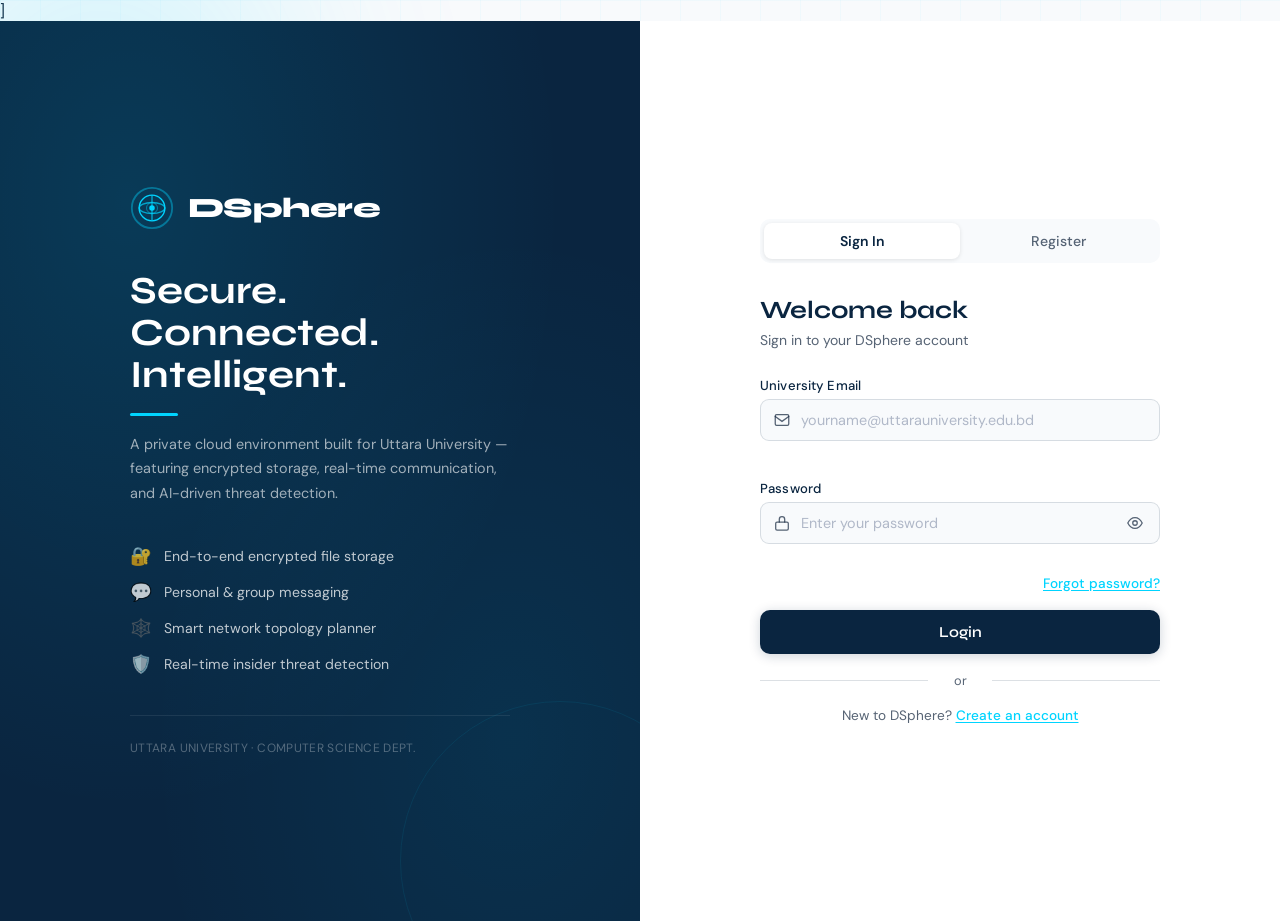
<file: DSphere final/DSphere/frontend/pages/index.html>
<!DOCTYPE html>
<html lang="en">
<head>
  <meta charset="UTF-8" />
  <meta name="viewport" content="width=device-width, initial-scale=1.0" />
  <title>DSphere — Secure University Cloud</title>
  <link rel="preconnect" href="https://fonts.googleapis.com" />
  <link rel="preconnect" href="https://fonts.gstatic.com" crossorigin />
  <link href="https://fonts.googleapis.com/css2?family=Syne:wght@400;600;700;800&family=DM+Sans:ital,wght@0,300;0,400;0,500;1,300&display=swap" rel="stylesheet" />
<style>
  /* ============================================================
   DSphere — auth.css
   Login / Registration page styles
   User Panel palette: #F8F9FA bg | #0A2540 navy | #00D4FF cyan
   ============================================================ */

*, *::before, *::after { box-sizing: border-box; margin: 0; padding: 0; }

html {
  font-size: 16px;
  -webkit-font-smoothing: antialiased;
}

body {
  font-family: 'DM Sans', sans-serif;
  background: var(--up-bg);
  color: var(--up-text);
  min-height: 100vh;
  overflow-x: hidden;
  position: relative;
}

/* ── BACKGROUND DECORATION ── */
.bg-orb {
  position: fixed;
  border-radius: 50%;
  pointer-events: none;
  z-index: 0;
  filter: blur(80px);
  opacity: 0.18;
}
.bg-orb--1 {
  width: 600px; height: 600px;
  background: radial-gradient(circle, #00D4FF, transparent 70%);
  top: -200px; left: -200px;
  animation: drift 18s ease-in-out infinite alternate;
}
.bg-orb--2 {
  width: 500px; height: 500px;
  background: radial-gradient(circle, #0A2540, transparent 70%);
  bottom: -150px; right: -100px;
  animation: drift 22s ease-in-out infinite alternate-reverse;
}
@keyframes drift {
  from { transform: translate(0, 0) scale(1); }
  to   { transform: translate(40px, 30px) scale(1.05); }
}

.bg-grid {
  position: fixed; inset: 0; z-index: 0; pointer-events: none;
  background-image:
    linear-gradient(rgba(0,212,255,.035) 1px, transparent 1px),
    linear-gradient(90deg, rgba(0,212,255,.035) 1px, transparent 1px);
  background-size: 40px 40px;
}

/* ── LAYOUT SHELL ── */
.auth-shell {
  position: relative; z-index: 1;
  display: grid;
  grid-template-columns: 1fr 1fr;
  min-height: 100vh;
}

/* ── BRAND PANEL (left) ── */
.brand-panel {
  background: var(--up-primary);
  display: flex; align-items: center; justify-content: center;
  padding: 48px 52px;
  position: relative; overflow: hidden;
}
.brand-panel::before {
  content: '';
  position: absolute; inset: 0;
  background:
    radial-gradient(ellipse at 20% 20%, rgba(0,212,255,.12) 0%, transparent 60%),
    radial-gradient(ellipse at 80% 80%, rgba(0,212,255,.07) 0%, transparent 50%);
  pointer-events: none;
}
.brand-panel::after {
  content: '';
  position: absolute;
  width: 320px; height: 320px;
  border: 1px solid rgba(0,212,255,.08);
  border-radius: 50%;
  bottom: -100px; right: -80px;
}

.brand-panel__inner {
  position: relative; z-index: 1;
  max-width: 380px;
  display: flex; flex-direction: column; gap: 40px;
}

/* Logo */
.brand-logo {
  display: flex; align-items: center; gap: 14px;
}
.brand-logo__icon {
  width: 44px; height: 44px;
  animation: rotate-slow 20s linear infinite;
}
@keyframes rotate-slow {
  from { transform: rotate(0deg); }
  to   { transform: rotate(360deg); }
}
.brand-logo__wordmark {
  font-family: 'Syne', sans-serif;
  font-weight: 800;
  font-size: 1.75rem;
  letter-spacing: -0.02em;
  color: #ffffff;
}

/* Tagline */
.brand-tagline__headline {
  font-family: 'Syne', sans-serif;
  font-weight: 700;
  font-size: 2.4rem;
  line-height: 1.1;
  color: #ffffff;
  margin-bottom: 16px;
}
.brand-tagline__headline::after {
  content: '';
  display: block;
  width: 48px; height: 3px;
  background: var(--up-accent);
  border-radius: 2px;
  margin-top: 16px;
}
.brand-tagline__sub {
  font-size: 0.9rem;
  line-height: 1.7;
  color: rgba(255,255,255,.62);
}

/* Feature list */
.brand-features {
  list-style: none;
  display: flex; flex-direction: column; gap: 14px;
}
.brand-features__item {
  display: flex; align-items: center; gap: 12px;
  font-size: 0.88rem;
  color: rgba(255,255,255,.75);
}
.brand-features__icon { font-size: 1.1rem; }

.brand-uni {
  font-size: 0.75rem;
  color: rgba(255,255,255,.3);
  letter-spacing: 0.03em;
  text-transform: uppercase;
  border-top: 1px solid rgba(255,255,255,.08);
  padding-top: 24px;
}

/* ── AUTH PANEL (right) ── */
.auth-panel {
  display: flex; flex-direction: column;
  align-items: center; justify-content: center;
  padding: 40px 32px;
  background: var(--up-surface);
  position: relative;
}

/* ── TABS ── */
.auth-tabs {
  display: flex;
  background: var(--up-bg);
  border-radius: 10px;
  padding: 4px;
  position: relative;
  width: 100%; max-width: 400px;
  margin-bottom: 32px;
}
.auth-tabs__btn {
  flex: 1;
  background: transparent;
  border: none; cursor: pointer;
  font-family: 'DM Sans', sans-serif;
  font-size: 0.88rem;
  font-weight: 500;
  color: var(--up-muted);
  padding: 9px 0;
  border-radius: 8px;
  position: relative; z-index: 1;
  transition: color 0.2s;
}
.auth-tabs__btn--active { color: var(--up-primary); font-weight: 600; }
.auth-tabs__indicator {
  position: absolute;
  top: 4px; bottom: 4px;
  width: calc(50% - 4px);
  background: #fff;
  border-radius: 8px;
  box-shadow: 0 1px 4px rgba(0,0,0,.1);
  transition: transform 0.25s cubic-bezier(.4,0,.2,1);
  left: 4px;
}
.auth-tabs__indicator[data-tab="register"] {
  transform: translateX(calc(100% + 0px));
}

/* ── FORM WRAP ── */
.auth-form-wrap {
  width: 100%; max-width: 400px;
  animation: fade-up 0.3s ease;
}
@keyframes fade-up {
  from { opacity: 0; transform: translateY(12px); }
  to   { opacity: 1; transform: translateY(0); }
}

.form-header { margin-bottom: 28px; }
.form-header__title {
  font-family: 'Syne', sans-serif;
  font-size: 1.55rem; font-weight: 700;
  color: var(--up-primary);
  margin-bottom: 6px;
}
.form-header__sub { font-size: 0.875rem; color: var(--up-muted); }

/* ── FIELD GROUP ── */
.auth-form { display: flex; flex-direction: column; gap: 18px; }

.field-group { display: flex; flex-direction: column; gap: 5px; }
.field-label {
  font-size: 0.82rem; font-weight: 500;
  color: var(--up-primary); letter-spacing: 0.01em;
}
.field-input-wrap {
  position: relative;
  display: flex; align-items: center;
}
.field-icon {
  position: absolute; left: 13px;
  width: 18px; height: 18px; color: var(--up-muted);
  display: flex; align-items: center;
  pointer-events: none;
}
.field-icon svg { width: 100%; height: 100%; }

.field-input {
  width: 100%;
  padding: 11px 14px 11px 40px;
  border: 1.5px solid var(--up-border);
  border-radius: 9px;
  font-family: 'DM Sans', sans-serif;
  font-size: 0.9rem;
  color: var(--up-text);
  background: var(--up-bg);
  outline: none;
  transition: border-color 0.2s, box-shadow 0.2s;
}
.field-input--pw { padding-right: 44px; }
.field-input:focus {
  border-color: var(--up-accent);
  box-shadow: 0 0 0 3px rgba(0,212,255,.14);
  background: #fff;
}
.field-input.is-invalid {
  border-color: var(--up-error);
  box-shadow: 0 0 0 3px rgba(229,57,53,.1);
}
.field-input.is-valid {
  border-color: var(--up-success);
}
.field-input::placeholder { color: #b0b8c8; }

/* eye toggle */
.pw-toggle {
  position: absolute; right: 12px;
  background: none; border: none; cursor: pointer;
  color: var(--up-muted);
  padding: 4px;
  display: flex; align-items: center;
  border-radius: 4px;
  transition: color 0.15s;
}
.pw-toggle:hover { color: var(--up-primary); }
.eye-icon { width: 18px; height: 18px; }

/* field badge (email domain check) */
.field-badge {
  position: absolute; right: 12px;
  width: 18px; height: 18px;
  font-size: 0.8rem;
}

.field-hint  { font-size: 0.75rem; color: var(--up-muted); }
.field-error { font-size: 0.75rem; color: var(--up-error); min-height: 16px; }

/* ── PASSWORD STRENGTH ── */
.pw-strength { display: flex; align-items: center; gap: 10px; margin-top: 2px; }
.pw-strength__bar {
  flex: 1; height: 5px;
  background: var(--up-border);
  border-radius: 999px; overflow: hidden;
}
.pw-strength__fill {
  height: 100%; border-radius: 999px;
  width: 0%;
  transition: width 0.35s ease, background 0.35s ease;
}
.pw-strength__label { font-size: 0.72rem; color: var(--up-muted); white-space: nowrap; }

/* Strength states */
.pw-strength[data-level="1"] .pw-strength__fill { width: 25%; background: var(--pw-weak); }
.pw-strength[data-level="2"] .pw-strength__fill { width: 50%; background: var(--pw-fair); }
.pw-strength[data-level="3"] .pw-strength__fill { width: 75%; background: var(--pw-good); }
.pw-strength[data-level="4"] .pw-strength__fill { width: 100%; background: var(--pw-strong); }
.pw-strength[data-level="1"] .pw-strength__label { color: var(--pw-weak); }
.pw-strength[data-level="2"] .pw-strength__label { color: var(--pw-fair); }
.pw-strength[data-level="3"] .pw-strength__label { color: var(--pw-good); }
.pw-strength[data-level="4"] .pw-strength__label { color: var(--pw-strong); }

/* Password rules checklist */
.pw-rules { list-style: none; display: flex; flex-direction: column; gap: 4px; margin-top: 6px; }
.pw-rule {
  display: flex; align-items: center; gap: 7px;
  font-size: 0.75rem; color: var(--up-muted);
  transition: color 0.2s;
}
.pw-rule__dot {
  width: 6px; height: 6px; border-radius: 50%;
  background: var(--up-border);
  flex-shrink: 0;
  transition: background 0.2s;
}
.pw-rule[data-ok="true"] { color: var(--up-success); }
.pw-rule[data-ok="true"] .pw-rule__dot { background: var(--up-success); }

/* ── EXTRAS ── */
.form-extras {
  display: flex; justify-content: flex-end;
  margin-top: -8px;
}
.link-btn {
  background: none; border: none; cursor: pointer;
  font-family: 'DM Sans', sans-serif;
  font-size: 0.85rem; font-weight: 500;
  color: var(--up-accent);
  padding: 0;
  text-decoration: underline; text-underline-offset: 2px;
  transition: color 0.15s;
}
.link-btn:hover { color: var(--up-primary); }
.link-btn:disabled { color: var(--up-muted); cursor: not-allowed; text-decoration: none; }

/* ── PRIMARY BUTTON ── */
.btn-primary {
  width: 100%;
  padding: 13px;
  background: var(--up-primary);
  color: #fff;
  border: none; border-radius: 10px;
  font-family: 'Syne', sans-serif;
  font-size: 0.95rem; font-weight: 600;
  cursor: pointer;
  display: flex; align-items: center; justify-content: center; gap: 10px;
  position: relative; overflow: hidden;
  transition: background 0.2s, transform 0.1s, box-shadow 0.2s;
  box-shadow: 0 2px 12px rgba(10,37,64,.2);
}
.btn-primary::before {
  content: '';
  position: absolute; inset: 0;
  background: linear-gradient(135deg, rgba(0,212,255,.18) 0%, transparent 60%);
  opacity: 0;
  transition: opacity 0.2s;
}
.btn-primary:hover::before { opacity: 1; }
.btn-primary:hover { background: #0d2f52; box-shadow: 0 4px 20px rgba(10,37,64,.3); }
.btn-primary:active { transform: scale(0.98); }
.btn-primary:disabled { background: var(--up-muted); cursor: not-allowed; box-shadow: none; }

/* spinner */
.btn-primary__spinner {
  display: none;
  width: 16px; height: 16px;
  border: 2px solid rgba(255,255,255,.35);
  border-top-color: #fff;
  border-radius: 50%;
  animation: spin 0.7s linear infinite;
}
.btn-primary.is-loading .btn-primary__text { opacity: 0.6; }
.btn-primary.is-loading .btn-primary__spinner { display: block; }
@keyframes spin { to { transform: rotate(360deg); } }

/* ── DIVIDER ── */
.form-divider {
  position: relative; text-align: center;
  color: var(--up-muted); font-size: 0.8rem;
}
.form-divider::before, .form-divider::after {
  content: '';
  position: absolute; top: 50%;
  width: 42%; height: 1px;
  background: var(--up-border);
}
.form-divider::before { left: 0; }
.form-divider::after  { right: 0; }
.form-divider span { background: var(--up-surface); padding: 0 10px; }

.form-switch-hint { font-size: 0.85rem; color: var(--up-muted); text-align: center; }

/* ── OTP INPUTS ── */
.otp-input-row {
  display: flex; gap: 10px; justify-content: center;
  margin-bottom: 8px;
}
.otp-digit {
  width: 52px; height: 58px;
  text-align: center;
  font-family: 'Syne', sans-serif;
  font-size: 1.5rem; font-weight: 700;
  color: var(--up-primary);
  border: 1.5px solid var(--up-border);
  border-radius: 10px;
  background: var(--up-bg);
  outline: none;
  transition: border-color 0.2s, box-shadow 0.2s;
  caret-color: transparent;
}
.otp-digit:focus {
  border-color: var(--up-accent);
  box-shadow: 0 0 0 3px rgba(0,212,255,.14);
  background: #fff;
}
.otp-digit.filled { background: var(--up-primary); color: #fff; border-color: var(--up-primary); }
.otp-error { display: block; text-align: center; margin-bottom: 4px; }

.otp-timer {
  display: flex; align-items: center; justify-content: center; gap: 8px;
  font-size: 0.82rem; color: var(--up-muted);
  margin-bottom: 4px;
}

/* ── TOAST ── */
.toast {
  position: fixed; bottom: 28px; left: 50%;
  transform: translateX(-50%) translateY(20px);
  background: var(--up-primary);
  color: #fff;
  font-size: 0.875rem;
  padding: 12px 24px;
  border-radius: 10px;
  box-shadow: 0 8px 32px rgba(0,0,0,.18);
  opacity: 0; pointer-events: none;
  transition: opacity 0.3s, transform 0.3s;
  white-space: nowrap;
  z-index: 1000;
}
.toast.toast--show { opacity: 1; transform: translateX(-50%) translateY(0); pointer-events: auto; }
.toast.toast--success { border-left: 4px solid #2E7D32; }
.toast.toast--error   { border-left: 4px solid var(--up-error); }

/* ── RESPONSIVE ── */
@media (max-width: 860px) {
  .auth-shell { grid-template-columns: 1fr; }
  .brand-panel { display: none; }
  .auth-panel { padding: 36px 20px; }
}
@media (max-width: 420px) {
  .otp-digit { width: 42px; height: 50px; font-size: 1.2rem; }
  .form-header__title { font-size: 1.3rem; }
}

 :root {
  --up-bg: #f8fafc;
  --up-surface: #ffffff;
  --up-primary: #0a2540;
  --up-accent: #00d4ff;
  --up-text: #15273f;
  --up-muted: rgba(21, 39, 63, 0.72);
  --up-border: rgba(10, 37, 64, 0.14);
  --up-success: #22c55e;
  --up-error: #e53935;
  --pw-weak: #fb7185;
  --pw-fair: #fbbf24;
  --pw-good: #38bdf8;
  --pw-strong: #22c55e;
} 
</style>
</head>
<body>
]
  <!-- ░░ BACKGROUND GEOMETRY ░░ -->
  <div class="bg-orb bg-orb--1" aria-hidden="true"></div>
  <div class="bg-orb bg-orb--2" aria-hidden="true"></div>
  <div class="bg-grid" aria-hidden="true"></div>

  <div class="auth-shell">

    <!-- ── LEFT BRAND PANEL ── -->
    <aside class="brand-panel" aria-label="DSphere branding">
      <div class="brand-panel__inner">
        <div class="brand-logo">
          <svg class="brand-logo__icon" viewBox="0 0 48 48" fill="none" xmlns="http://www.w3.org/2000/svg" aria-hidden="true">
            <circle cx="24" cy="24" r="22" stroke="#00D4FF" stroke-width="2" opacity="0.4"/>
            <circle cx="24" cy="24" r="14" stroke="#00D4FF" stroke-width="1.5"/>
            <ellipse cx="24" cy="24" rx="14" ry="6" stroke="#00D4FF" stroke-width="1.5" opacity="0.7"/>
            <line x1="24" y1="10" x2="24" y2="38" stroke="#00D4FF" stroke-width="1.5" opacity="0.7"/>
            <circle cx="24" cy="24" r="3" fill="#00D4FF"/>
            <circle cx="24" cy="24" r="6" stroke="#00D4FF" stroke-width="1" opacity="0.5"/>
          </svg>
          <span class="brand-logo__wordmark">DSphere</span>
        </div>

        <div class="brand-tagline">
          <h1 class="brand-tagline__headline">Secure.<br/>Connected.<br/>Intelligent.</h1>
          <p class="brand-tagline__sub">A private cloud environment built for Uttara University — featuring encrypted storage, real-time communication, and AI-driven threat detection.</p>
        </div>

        <ul class="brand-features" aria-label="Key features">
          <li class="brand-features__item">
            <span class="brand-features__icon" aria-hidden="true">🔐</span>
            <span>End-to-end encrypted file storage</span>
          </li>
          <li class="brand-features__item">
            <span class="brand-features__icon" aria-hidden="true">💬</span>
            <span>Personal &amp; group messaging</span>
          </li>
          <li class="brand-features__item">
            <span class="brand-features__icon" aria-hidden="true">🕸️</span>
            <span>Smart network topology planner</span>
          </li>
          <li class="brand-features__item">
            <span class="brand-features__icon" aria-hidden="true">🛡️</span>
            <span>Real-time insider threat detection</span>
          </li>
        </ul>

        <p class="brand-uni">Uttara University · Computer Science Dept.</p>
      </div>
    </aside>

    <!-- ── RIGHT AUTH PANEL ── -->
    <main class="auth-panel" id="auth-panel">

      <!-- TAB SWITCHER -->
      <div class="auth-tabs" role="tablist" aria-label="Authentication mode">
        <button class="auth-tabs__btn auth-tabs__btn--active" id="tab-login" role="tab" aria-selected="true" aria-controls="form-login" onclick="switchTab('login')">Sign In</button>
        <button class="auth-tabs__btn" id="tab-register" role="tab" aria-selected="false" aria-controls="form-register" onclick="switchTab('register')">Register</button>
        <div class="auth-tabs__indicator" id="tab-indicator" aria-hidden="true"></div>
      </div>

      <!-- ═══════════════════════════
           LOGIN FORM
      ═══════════════════════════ -->
      <section class="auth-form-wrap" id="form-login" role="tabpanel" aria-labelledby="tab-login">
        <div class="form-header">
          <h2 class="form-header__title">Welcome back</h2>
          <p class="form-header__sub">Sign in to your DSphere account</p>
        </div>

        <form class="auth-form" id="login-form" novalidate>

          <!-- Email -->
          <div class="field-group" id="login-email-group">
            <label class="field-label" for="login-email">University Email</label>
            <div class="field-input-wrap">
              <span class="field-icon" aria-hidden="true">
                <svg viewBox="0 0 20 20" fill="none"><path d="M2.5 5.5A1.5 1.5 0 014 4h12a1.5 1.5 0 011.5 1.5v9A1.5 1.5 0 0116 16H4a1.5 1.5 0 01-1.5-1.5v-9z" stroke="currentColor" stroke-width="1.4"/><path d="M2.5 6l7.5 5.5L17.5 6" stroke="currentColor" stroke-width="1.4" stroke-linecap="round"/></svg>
              </span>
              <input class="field-input" type="email" id="login-email" name="email" placeholder="yourname@uttarauniversity.edu.bd" autocomplete="email" required />
            </div>
            <span class="field-error" id="login-email-err" role="alert"></span>
          </div>

          <!-- Password -->
          <div class="field-group" id="login-pw-group">
            <label class="field-label" for="login-password">Password</label>
            <div class="field-input-wrap">
              <span class="field-icon" aria-hidden="true">
                <svg viewBox="0 0 20 20" fill="none"><rect x="3" y="9" width="14" height="9" rx="1.5" stroke="currentColor" stroke-width="1.4"/><path d="M7 9V6a3 3 0 016 0v3" stroke="currentColor" stroke-width="1.4" stroke-linecap="round"/></svg>
              </span>
              <input class="field-input field-input--pw" type="password" id="login-password" name="password" placeholder="Enter your password" autocomplete="current-password" required />
              <button type="button" class="pw-toggle" aria-label="Show password" onclick="togglePw('login-password', this)">
                <svg class="eye-icon eye-icon--show" viewBox="0 0 20 20" fill="none"><path d="M2 10s3-6 8-6 8 6 8 6-3 6-8 6-8-6-8-6z" stroke="currentColor" stroke-width="1.4"/><circle cx="10" cy="10" r="2.5" stroke="currentColor" stroke-width="1.4"/></svg>
                <svg class="eye-icon eye-icon--hide" viewBox="0 0 20 20" fill="none" style="display:none"><path d="M3 3l14 14M8.5 8.6A2.5 2.5 0 0012.4 12M6.3 6.4C4.5 7.5 3 10 3 10s3 6 7 6c1.4 0 2.7-.5 3.8-1.3M10 4c4 0 7 6 7 6a13 13 0 01-2 2.9" stroke="currentColor" stroke-width="1.4" stroke-linecap="round"/></svg>
              </button>
            </div>
            <span class="field-error" id="login-pw-err" role="alert"></span>
          </div>

          <!-- Forgot Password -->
          <div class="form-extras">
            <button type="button" class="link-btn" onclick="switchTab('forgot')">Forgot password?</button>
          </div>

          <!-- Submit -->
          <button type="submit" class="btn-primary" id="login-submit">
            <span class="btn-primary__text">Login</span>
            <span class="btn-primary__spinner" aria-hidden="true"></span>
          </button>

          <div class="form-divider" aria-hidden="true"><span>or</span></div>
          <p class="form-switch-hint">New to DSphere? <button type="button" class="link-btn" onclick="switchTab('register')">Create an account</button></p>
        </form>
      </section>

      <!-- ═══════════════════════════
           REGISTER FORM
      ═══════════════════════════ -->
      <section class="auth-form-wrap" id="form-register" role="tabpanel" aria-labelledby="tab-register" hidden>
        <div class="form-header">
          <h2 class="form-header__title">Create account</h2>
          <p class="form-header__sub">Join DSphere with your university email</p>
        </div>

        <form class="auth-form" id="register-form" novalidate>

          <!-- Full Name -->
          <div class="field-group" id="reg-name-group">
            <label class="field-label" for="reg-name">Full Name</label>
            <div class="field-input-wrap">
              <span class="field-icon" aria-hidden="true">
                <svg viewBox="0 0 20 20" fill="none"><circle cx="10" cy="7" r="3" stroke="currentColor" stroke-width="1.4"/><path d="M3 17c0-3.3 3.1-6 7-6s7 2.7 7 6" stroke="currentColor" stroke-width="1.4" stroke-linecap="round"/></svg>
              </span>
              <input class="field-input" type="text" id="reg-name" name="name" placeholder="Your full name" autocomplete="name" required />
            </div>
            <span class="field-error" id="reg-name-err" role="alert"></span>
          </div>

          <!-- Email -->
          <div class="field-group" id="reg-email-group">
            <label class="field-label" for="reg-email">University Email</label>
            <div class="field-input-wrap">
              <span class="field-icon" aria-hidden="true">
                <svg viewBox="0 0 20 20" fill="none"><path d="M2.5 5.5A1.5 1.5 0 014 4h12a1.5 1.5 0 011.5 1.5v9A1.5 1.5 0 0116 16H4a1.5 1.5 0 01-1.5-1.5v-9z" stroke="currentColor" stroke-width="1.4"/><path d="M2.5 6l7.5 5.5L17.5 6" stroke="currentColor" stroke-width="1.4" stroke-linecap="round"/></svg>
              </span>
              <input class="field-input" type="email" id="reg-email" name="email" placeholder="yourname@uttarauniversity.edu.bd" autocomplete="email" required />
              <span class="field-badge" id="reg-email-badge" aria-hidden="true"></span>
            </div>
            <span class="field-hint">Must end in @uttarauniversity.edu.bd or @uttarauniversity.ac.bd</span>
            <span class="field-error" id="reg-email-err" role="alert"></span>
          </div>

          <!-- Password -->
          <div class="field-group" id="reg-pw-group">
            <label class="field-label" for="reg-password">Password</label>
            <div class="field-input-wrap">
              <span class="field-icon" aria-hidden="true">
                <svg viewBox="0 0 20 20" fill="none"><rect x="3" y="9" width="14" height="9" rx="1.5" stroke="currentColor" stroke-width="1.4"/><path d="M7 9V6a3 3 0 016 0v3" stroke="currentColor" stroke-width="1.4" stroke-linecap="round"/></svg>
              </span>
              <input class="field-input field-input--pw" type="password" id="reg-password" name="password" placeholder="Create a strong password" autocomplete="new-password" required />
              <button type="button" class="pw-toggle" aria-label="Show password" onclick="togglePw('reg-password', this)">
                <svg class="eye-icon eye-icon--show" viewBox="0 0 20 20" fill="none"><path d="M2 10s3-6 8-6 8 6 8 6-3 6-8 6-8-6-8-6z" stroke="currentColor" stroke-width="1.4"/><circle cx="10" cy="10" r="2.5" stroke="currentColor" stroke-width="1.4"/></svg>
                <svg class="eye-icon eye-icon--hide" viewBox="0 0 20 20" fill="none" style="display:none"><path d="M3 3l14 14M8.5 8.6A2.5 2.5 0 0012.4 12M6.3 6.4C4.5 7.5 3 10 3 10s3 6 7 6c1.4 0 2.7-.5 3.8-1.3M10 4c4 0 7 6 7 6a13 13 0 01-2 2.9" stroke="currentColor" stroke-width="1.4" stroke-linecap="round"/></svg>
              </button>
            </div>
            <!-- Password Strength Meter -->
            <div class="pw-strength" id="pw-strength" aria-live="polite">
              <div class="pw-strength__bar">
                <div class="pw-strength__fill" id="pw-strength-fill"></div>
              </div>
              <span class="pw-strength__label" id="pw-strength-label">Enter a password</span>
            </div>
            <ul class="pw-rules" id="pw-rules" aria-label="Password requirements">
              <li class="pw-rule" id="rule-len" data-ok="false"><span class="pw-rule__dot"></span> At least 8 characters</li>
              <li class="pw-rule" id="rule-upper" data-ok="false"><span class="pw-rule__dot"></span> One uppercase letter</li>
              <li class="pw-rule" id="rule-num" data-ok="false"><span class="pw-rule__dot"></span> One number</li>
              <li class="pw-rule" id="rule-special" data-ok="false"><span class="pw-rule__dot"></span> One special character</li>
            </ul>
            <span class="field-error" id="reg-pw-err" role="alert"></span>
          </div>

          <!-- Confirm Password -->
          <div class="field-group" id="reg-cpw-group">
            <label class="field-label" for="reg-confirm-password">Confirm Password</label>
            <div class="field-input-wrap">
              <span class="field-icon" aria-hidden="true">
                <svg viewBox="0 0 20 20" fill="none"><path d="M9 12l2 2 4-4" stroke="currentColor" stroke-width="1.4" stroke-linecap="round" stroke-linejoin="round"/><rect x="3" y="9" width="14" height="9" rx="1.5" stroke="currentColor" stroke-width="1.4"/><path d="M7 9V6a3 3 0 016 0v3" stroke="currentColor" stroke-width="1.4" stroke-linecap="round"/></svg>
              </span>
              <input class="field-input field-input--pw" type="password" id="reg-confirm-password" name="confirm_password" placeholder="Re-enter your password" autocomplete="new-password" required />
              <button type="button" class="pw-toggle" aria-label="Show confirm password" onclick="togglePw('reg-confirm-password', this)">
                <svg class="eye-icon eye-icon--show" viewBox="0 0 20 20" fill="none"><path d="M2 10s3-6 8-6 8 6 8 6-3 6-8 6-8-6-8-6z" stroke="currentColor" stroke-width="1.4"/><circle cx="10" cy="10" r="2.5" stroke="currentColor" stroke-width="1.4"/></svg>
                <svg class="eye-icon eye-icon--hide" viewBox="0 0 20 20" fill="none" style="display:none"><path d="M3 3l14 14M8.5 8.6A2.5 2.5 0 0012.4 12M6.3 6.4C4.5 7.5 3 10 3 10s3 6 7 6c1.4 0 2.7-.5 3.8-1.3M10 4c4 0 7 6 7 6a13 13 0 01-2 2.9" stroke="currentColor" stroke-width="1.4" stroke-linecap="round"/></svg>
              </button>
            </div>
            <span class="field-error" id="reg-cpw-err" role="alert"></span>
          </div>

          <button type="submit" class="btn-primary" id="register-submit">
            <span class="btn-primary__text">Create Account &amp; Send OTP</span>
            <span class="btn-primary__spinner" aria-hidden="true"></span>
          </button>

          <p class="form-switch-hint">Already have an account? <button type="button" class="link-btn" onclick="switchTab('login')">Sign in</button></p>
        </form>
      </section>

      <!-- ═══════════════════════════
           OTP VERIFICATION PANEL
      ═══════════════════════════ -->
      <section class="auth-form-wrap" id="form-otp" role="tabpanel" hidden>
        <div class="form-header">
          <h2 class="form-header__title">Verify your email</h2>
          <p class="form-header__sub">A 6-digit OTP was sent to <strong id="otp-email-display"></strong></p>
        </div>

        <form class="auth-form" id="otp-form" novalidate>
          <div class="otp-input-row" role="group" aria-label="OTP digits">
            <input class="otp-digit" type="text" inputmode="numeric" maxlength="1" pattern="[0-9]" aria-label="Digit 1" />
            <input class="otp-digit" type="text" inputmode="numeric" maxlength="1" pattern="[0-9]" aria-label="Digit 2" />
            <input class="otp-digit" type="text" inputmode="numeric" maxlength="1" pattern="[0-9]" aria-label="Digit 3" />
            <input class="otp-digit" type="text" inputmode="numeric" maxlength="1" pattern="[0-9]" aria-label="Digit 4" />
            <input class="otp-digit" type="text" inputmode="numeric" maxlength="1" pattern="[0-9]" aria-label="Digit 5" />
            <input class="otp-digit" type="text" inputmode="numeric" maxlength="1" pattern="[0-9]" aria-label="Digit 6" />
          </div>
          <span class="field-error otp-error" id="otp-err" role="alert"></span>

          <div class="otp-timer" aria-live="polite">
            <span id="otp-timer-text">Resend in <strong id="otp-countdown">02:00</strong></span>
            <button type="button" class="link-btn" id="otp-resend-btn" disabled onclick="resendOtp()">Resend OTP</button>
          </div>

          <button type="submit" class="btn-primary" id="otp-submit">
            <span class="btn-primary__text">Verify &amp; Continue</span>
            <span class="btn-primary__spinner" aria-hidden="true"></span>
          </button>

          <p class="form-switch-hint"><button type="button" class="link-btn" onclick="switchTab('register')">← Back to registration</button></p>
        </form>
      </section>

      <!-- ═══════════════════════════
           FORGOT PASSWORD PANEL
      ═══════════════════════════ -->
      <section class="auth-form-wrap" id="form-forgot" role="tabpanel" hidden>
        <div class="form-header">
          <h2 class="form-header__title">Reset password</h2>
          <p class="form-header__sub">Enter your university email to receive a reset OTP</p>
        </div>

        <form class="auth-form" id="forgot-form" novalidate>
          <div class="field-group" id="forgot-email-group">
            <label class="field-label" for="forgot-email">University Email</label>
            <div class="field-input-wrap">
              <span class="field-icon" aria-hidden="true">
                <svg viewBox="0 0 20 20" fill="none"><path d="M2.5 5.5A1.5 1.5 0 014 4h12a1.5 1.5 0 011.5 1.5v9A1.5 1.5 0 0116 16H4a1.5 1.5 0 01-1.5-1.5v-9z" stroke="currentColor" stroke-width="1.4"/><path d="M2.5 6l7.5 5.5L17.5 6" stroke="currentColor" stroke-width="1.4" stroke-linecap="round"/></svg>
              </span>
              <input class="field-input" type="email" id="forgot-email" name="email" placeholder="yourname@uttarauniversity.edu.bd" autocomplete="email" required />
            </div>
            <span class="field-error" id="forgot-email-err" role="alert"></span>
          </div>

          <button type="submit" class="btn-primary" id="forgot-submit">
            <span class="btn-primary__text">Send Reset OTP</span>
            <span class="btn-primary__spinner" aria-hidden="true"></span>
          </button>
          <p class="form-switch-hint"><button type="button" class="link-btn" onclick="switchTab('login')">← Back to sign in</button></p>
        </form>
      </section>

      <!-- SUCCESS TOAST -->
      <div class="toast" id="toast" role="status" aria-live="polite" aria-atomic="true"></div>

    </main>
  </div><!-- /auth-shell -->

<script>
  /**
 * DSphere — auth.js  (Phase 2 — wired to real FastAPI backend)
 */
'use strict';

const ALLOWED_DOMAINS =' ';
const API_BASE = 'https://dsphere.onrender.com';
let   OTP_TIMER_ID   = null;
let   currentEmail   = '';
let   currentFlow    = 'register';

function switchTab(tab) {
  ['login','register','otp','forgot'].forEach(p => {
    const el = document.getElementById(`form-${p}`);
    if (el) el.hidden = (p !== tab);
  });
  const tabBar = document.querySelector('.auth-tabs');
  if (tabBar) tabBar.style.visibility = (tab==='otp'||tab==='forgot') ? 'hidden' : 'visible';
  const indicator = document.getElementById('tab-indicator');
  ['login','register'].forEach(t => {
    const btn = document.getElementById(`tab-${t}`);
    if (!btn) return;
    const active = t === tab;
    btn.classList.toggle('auth-tabs__btn--active', active);
    btn.setAttribute('aria-selected', active);
  });
  if (indicator) indicator.dataset.tab = tab === 'register' ? 'register' : 'login';
  clearAllErrors();
}

function validateUniversityEmail(e) { return e.includes('@'); }
function showError(id, msg) { const el=document.getElementById(id); if(el) el.textContent=msg; }
function clearError(id)     { const el=document.getElementById(id); if(el) el.textContent=''; }
function clearAllErrors()   {
  document.querySelectorAll('.field-error').forEach(el=>el.textContent='');
  document.querySelectorAll('.field-input').forEach(el=>el.classList.remove('is-valid','is-invalid'));
}
function setInputState(id, state) {
  const el=document.getElementById(id); if(!el) return;
  el.classList.remove('is-valid','is-invalid');
  if(state) el.classList.add(`is-${state}`);
}
function setLoading(btnId, state) {
  const btn=document.getElementById(btnId); if(!btn) return;
  btn.disabled=state; btn.classList.toggle('is-loading', state);
}
function showToast(msg, type='success') {
  const t=document.getElementById('toast'); if(!t) return;
  t.textContent=msg; t.className=`toast toast--${type} toast--show`;
  clearTimeout(t._timer);
  t._timer=setTimeout(()=>{ t.className='toast'; }, 3500);
}
function togglePw(inputId, btn) {
  const input=document.getElementById(inputId);
  const si=btn.querySelector('.eye-icon--show'), hi=btn.querySelector('.eye-icon--hide');
  if(!input) return;
  const isPass=input.type==='password';
  input.type=isPass?'text':'password';
  if(si) si.style.display=isPass?'none':'block';
  if(hi) hi.style.display=isPass?'block':'none';
}

const PW_RULES = {
  'rule-len':     pw=>pw.length>=8,
  'rule-upper':   pw=>/[A-Z]/.test(pw),
  'rule-num':     pw=>/[0-9]/.test(pw),
  'rule-special': pw=>/[!@#$%^&*()_+\-=\[\]{};':"\\|,.<>\/?]/.test(pw),
};
const STR_LABELS=['','Weak','Fair','Good','Strong'];
function updateStrength(pw) {
  let score=0;
  Object.entries(PW_RULES).forEach(([id,test])=>{
    const ok=test(pw); if(ok) score++;
    const el=document.getElementById(id); if(el) el.dataset.ok=String(ok);
  });
  const meter=document.getElementById('pw-strength');
  const label=document.getElementById('pw-strength-label');
  if(meter) meter.dataset.level=pw.length===0?'':String(score);
  if(label) label.textContent=pw.length===0?'Enter a password':(STR_LABELS[score]||'Weak');
}
function updateEmailBadge(email) {
  const b=document.getElementById('reg-email-badge'); if(!b) return;
  if(email.includes('@')){ const ok=validateUniversityEmail(email); b.textContent=ok?'✓':'✗'; b.style.color=ok?'var(--up-success)':'var(--up-error)'; }
  else b.textContent='';
}

function saveSession(data) {
  sessionStorage.setItem('dsphere_access',  data.access_token  ||'');
  sessionStorage.setItem('dsphere_refresh', data.refresh_token ||'');
  sessionStorage.setItem('dsphere_user',    JSON.stringify(data.user||{}));
}
async function apiFetch(endpoint, options={}) {
  const url=`${API_BASE}${endpoint}`;
  const headers={'Content-Type':'application/json'};
  const token=sessionStorage.getItem('dsphere_access');
  if(token) headers['Authorization']=`Bearer ${token}`;
  const res=await fetch(url,{...options, headers:{...headers,...(options.headers||{})}});
  const data=await res.json();
  if(!res.ok) throw {status:res.status, detail:data.detail||'Request failed.'};
  return data;


function startOtpTimer(seconds=120) {
  const cdEl=document.getElementById('otp-countdown');
  const rBtn=document.getElementById('otp-resend-btn');
  const tTxt=document.getElementById('otp-timer-text');
  if(rBtn) rBtn.disabled=true;
  if(tTxt) tTxt.style.display='inline';
  clearInterval(OTP_TIMER_ID);
  let rem=seconds;
  function tick(){
    const m=String(Math.floor(rem/60)).padStart(2,'0');
    const s=String(rem%60).padStart(2,'0');
    if(cdEl) cdEl.textContent=`${m}:${s}`;
    if(rem<=0){ clearInterval(OTP_TIMER_ID); if(rBtn) rBtn.disabled=false; if(tTxt) tTxt.style.display='none'; }
    rem--;
  }
  tick(); OTP_TIMER_ID=setInterval(tick,1000);
}
async function resendOtp() {
  if(!currentEmail) return;
  try {
    await apiFetch('/auth/resend-otp',{method:'POST',body:JSON.stringify({email:currentEmail,flow:currentFlow})});
    showToast('New OTP sent!'); startOtpTimer();
  } catch(e){ showToast(e.detail||'Failed to resend OTP.','error'); }
}

function initOtpInputs() {
  const digits=document.querySelectorAll('.otp-digit');
  digits.forEach((input,idx)=>{
    input.addEventListener('input',e=>{
      const val=e.target.value.replace(/\D/g,'').slice(-1);
      e.target.value=val; input.classList.toggle('filled',val!=='');
      if(val&&idx<digits.length-1) digits[idx+1].focus();
    });
    input.addEventListener('keydown',e=>{
      if(e.key==='Backspace'&&!input.value&&idx>0){
        digits[idx-1].focus(); digits[idx-1].value=''; digits[idx-1].classList.remove('filled');
      }
    });
    input.addEventListener('paste',e=>{
      e.preventDefault();
      const pasted=(e.clipboardData||window.clipboardData).getData('text').replace(/\D/g,'').slice(0,6);
      pasted.split('').forEach((ch,i)=>{ if(digits[i]){digits[i].value=ch;digits[i].classList.add('filled');} });
      const next=digits[Math.min(pasted.length,digits.length-1)]; if(next) next.focus();
    });
  });
}
function getOtpValue(){ return Array.from(document.querySelectorAll('.otp-digit')).map(d=>d.value).join(''); }

document.getElementById('login-form')?.addEventListener('submit', async e=>{
  e.preventDefault(); clearAllErrors();
  const email=document.getElementById('login-email')?.value.trim()||'';
  const password=document.getElementById('login-password')?.value||'';
  let err=false;
  if(!validateUniversityEmail(email)){ showError('login-email-err',`Email must end in ${ALLOWED_DOMAINS.join(' or ')}`); setInputState('login-email','invalid'); err=true; } else setInputState('login-email','valid');
  if(!password){ showError('login-pw-err','Password is required.'); setInputState('login-password','invalid'); err=true; }
  if(err) return;
  setLoading('login-submit',true);
  try {
    const data=await apiFetch('/auth/login',{method:'POST',body:JSON.stringify({email,password})});
    saveSession(data); showToast('Login successful! Redirecting…');
    setTimeout(()=>{ window.location.href='dashboard.html'; },1200);
  } catch(e){ showError('login-pw-err',e.detail||'Login failed.'); setInputState('login-password','invalid'); }
  finally { setLoading('login-submit',false); }
});

document.getElementById('register-form')?.addEventListener('submit', async e=>{
  e.preventDefault(); clearAllErrors();
  const name=document.getElementById('reg-name')?.value.trim()||'';
  const email=document.getElementById('reg-email')?.value.trim()||'';
  const password=document.getElementById('reg-password')?.value||'';
  const confirm=document.getElementById('reg-confirm-password')?.value||'';
  let err=false;
  if(name.length<2){ showError('reg-name-err','Full name required.'); setInputState('reg-name','invalid'); err=true; } else setInputState('reg-name','valid');
  if(!validateUniversityEmail(email)){ showError('reg-email-err',`Only ${ALLOWED_DOMAINS.join(' or ')} allowed.`); setInputState('reg-email','invalid'); err=true; } else setInputState('reg-email','valid');
  if(Object.values(PW_RULES).some(t=>!t(password))){ showError('reg-pw-err','Password does not meet all requirements.'); setInputState('reg-password','invalid'); err=true; } else setInputState('reg-password','valid');
  if(password!==confirm){ showError('reg-cpw-err','Passwords do not match.'); setInputState('reg-confirm-password','invalid'); err=true; } else if(confirm) setInputState('reg-confirm-password','valid');
  if(err) return;
  setLoading('register-submit',true);
  try {
    await apiFetch('/auth/register',{method:'POST',body:JSON.stringify({name,email,password})});
    currentEmail=email; currentFlow='register';
    document.getElementById('otp-email-display').textContent=email;
    switchTab('otp'); startOtpTimer(); showToast('Account created! Check your email for the OTP.');
  } catch(e){ showError('reg-email-err',e.detail||'Registration failed.'); }
  finally { setLoading('register-submit',false); }
});

document.getElementById('otp-form')?.addEventListener('submit', async e=>{
  e.preventDefault(); clearError('otp-err');
  const otp=getOtpValue();
  if(otp.length<6){ showError('otp-err','Please enter all 6 digits.'); return; }
  setLoading('otp-submit',true);
  try {
    const data=await apiFetch('/auth/verify-otp',{method:'POST',body:JSON.stringify({email:currentEmail,otp,flow:currentFlow})});
    clearInterval(OTP_TIMER_ID);
    if(currentFlow==='register'){
      if(data.access_token) saveSession(data);
      showToast('Email verified! Welcome to DSphere.');
      setTimeout(()=>{ window.location.href='dashboard.html'; },1400);
    } else {
      showToast('Verified! Redirecting to password reset…');
      sessionStorage.setItem('dsphere_reset_email',currentEmail);
      setTimeout(()=>{ window.location.href='reset-password.html'; },1400);
    }
  } catch(e){ showError('otp-err',e.detail||'Invalid or expired OTP.'); }
  finally { setLoading('otp-submit',false); }
});

document.getElementById('forgot-form')?.addEventListener('submit', async e=>{
  e.preventDefault(); clearError('forgot-email-err');
  const email=document.getElementById('forgot-email')?.value.trim()||'';
  if(!validateUniversityEmail(email)){ showError('forgot-email-err',`Only ${ALLOWED_DOMAINS.join(' or ')} allowed.`); setInputState('forgot-email','invalid'); return; }
  setInputState('forgot-email','valid');
  setLoading('forgot-submit',true);
  try {
    await apiFetch('/auth/forgot-password',{method:'POST',body:JSON.stringify({email})});
    currentEmail=email; currentFlow='forgot';
    document.getElementById('otp-email-display').textContent=email;
    switchTab('otp'); startOtpTimer(); showToast('Reset OTP sent if the email is registered.');
  } catch(e){ showError('forgot-email-err',e.detail||'Request failed.'); }
  finally { setLoading('forgot-submit',false); }
});

document.getElementById('reg-password')?.addEventListener('input',e=>{ updateStrength(e.target.value); });
document.getElementById('reg-email')?.addEventListener('input',e=>{ updateEmailBadge(e.target.value); clearError('reg-email-err'); });
document.getElementById('reg-confirm-password')?.addEventListener('input',e=>{
  const pw=document.getElementById('reg-password')?.value||'';
  if(e.target.value&&e.target.value!==pw){ showError('reg-cpw-err','Passwords do not match.'); setInputState('reg-confirm-password','invalid'); }
  else if(e.target.value===pw&&pw){ clearError('reg-cpw-err'); setInputState('reg-confirm-password','valid'); }
});
document.querySelectorAll('.field-input').forEach(input=>{
  input.addEventListener('focus',()=>input.classList.remove('is-invalid','is-valid'));
});

document.addEventListener('DOMContentLoaded',()=>{
  initOtpInputs();
  if(sessionStorage.getItem('dsphere_access')) window.location.href='dashboard.html';
  else switchTab('login');
});
</script>
</body>
</html>
</file>
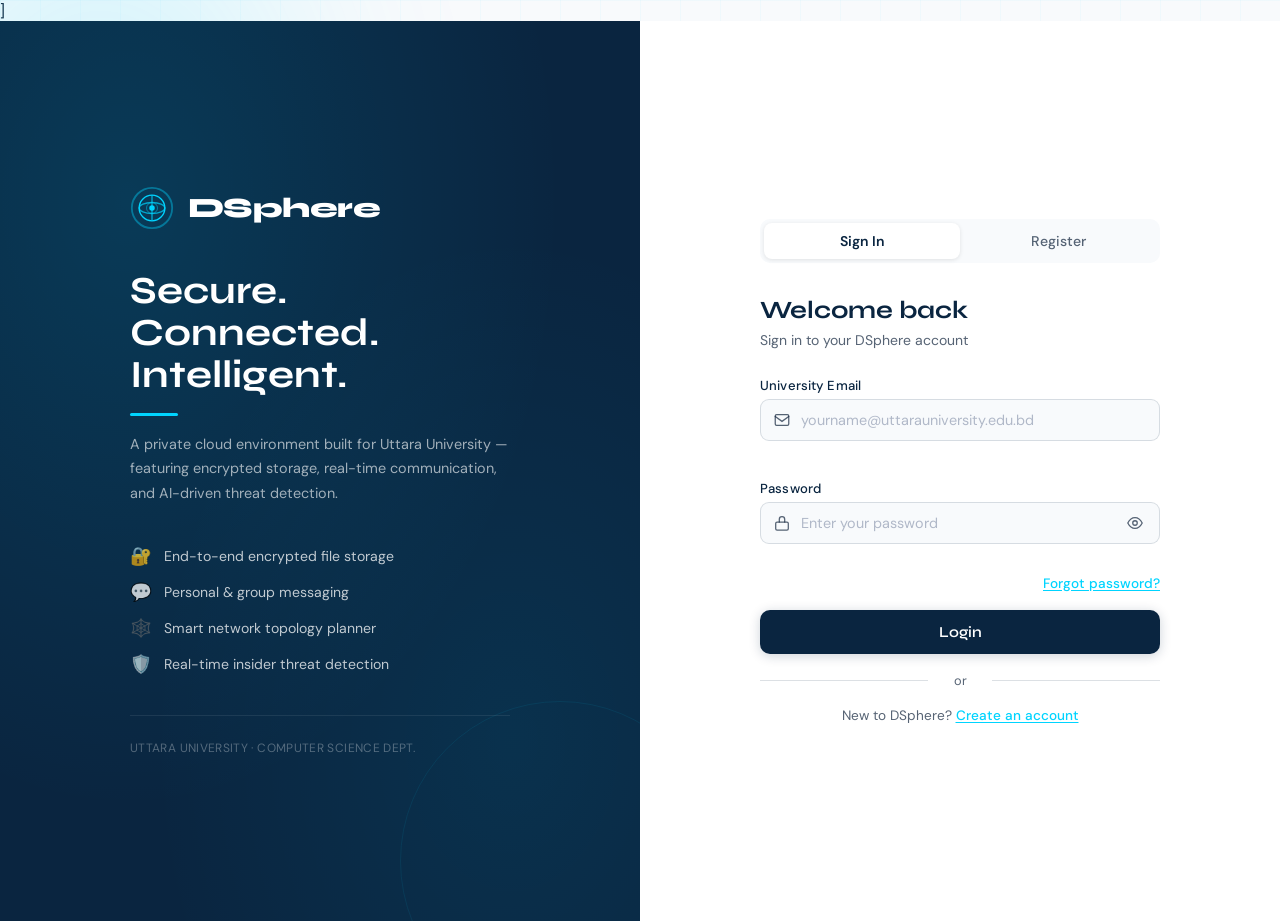
<file: DSphere final/DSphere/frontend/pages/dashboard.html>
<!DOCTYPE html>
<html lang="en">
<head>
  <meta charset="UTF-8"/>
  <meta name="viewport" content="width=device-width, initial-scale=1.0"/>
  <title>DSphere — Dashboard</title>
  <link rel="preconnect" href="https://fonts.googleapis.com"/>
  <link rel="preconnect" href="https://fonts.gstatic.com" crossorigin/>
  <link href="https://fonts.googleapis.com/css2?family=Syne:wght@600;700;800&family=DM+Sans:wght@300;400;500&display=swap" rel="stylesheet"/>
  

  <style>
    :root {
  --up-bg: #f8fafc;
  --up-surface: #ffffff;
  --up-primary: #0a2540;
  --up-accent: #00d4ff;
  --up-text: #15273f;
  --up-muted: rgba(21, 39, 63, 0.72);
  --up-border: rgba(10, 37, 64, 0.14);
  --up-success: #22c55e;
  --up-error: #e53935;
  --pw-weak: #fb7185;
  --pw-fair: #fbbf24;
  --pw-good: #38bdf8;
  --pw-strong: #22c55e;
}
    /* ============================================================
   DSphere — dashboard.css
   Shared layout: sidebar nav, topbar, page shell
   ============================================================ */

@import url('https://fonts.googleapis.com/css2?family=Syne:wght@600;700;800&family=DM+Sans:wght@300;400;500&display=swap');

*, *::before, *::after { box-sizing: border-box; margin: 0; padding: 0; }
html { font-size: 16px; -webkit-font-smoothing: antialiased; }

body {
  font-family: 'DM Sans', sans-serif;
  background: var(--up-bg);
  color: var(--up-text);
  min-height: 100vh;
  display: flex;
}

/* ── SIDEBAR ─────────────────────────────────────────────── */
.sidebar {
  width: 240px; min-height: 100vh;
  background: var(--up-primary);
  display: flex; flex-direction: column;
  padding: 0;
  position: fixed; top: 0; left: 0; bottom: 0;
  z-index: 100;
  transition: width 0.25s;
}

.sidebar__logo {
  display: flex; align-items: center; gap: 10px;
  padding: 24px 20px 20px;
  border-bottom: 1px solid rgba(255,255,255,.07);
}
.sidebar__logo svg { width: 32px; height: 32px; }
.sidebar__logo-text {
  font-family: 'Syne', sans-serif; font-weight: 800;
  font-size: 1.35rem; color: #fff; letter-spacing: -0.02em;
}

.sidebar__nav {
  flex: 1; padding: 16px 12px;
  display: flex; flex-direction: column; gap: 2px;
  overflow-y: auto;
}

.nav-section-label {
  font-size: 0.65rem; font-weight: 500;
  color: rgba(255,255,255,.28);
  letter-spacing: 0.08em; text-transform: uppercase;
  padding: 12px 8px 6px;
}

.nav-item {
  display: flex; align-items: center; gap: 11px;
  padding: 9px 12px;
  border-radius: 8px;
  color: rgba(255,255,255,.62);
  font-size: 0.88rem; font-weight: 400;
  cursor: pointer;
  text-decoration: none;
  transition: background 0.15s, color 0.15s;
  position: relative;
}
.nav-item:hover { background: rgba(255,255,255,.07); color: rgba(255,255,255,.9); }
.nav-item.active {
  background: rgba(0,212,255,.12);
  color: #fff;
}
.nav-item.active::before {
  content: '';
  position: absolute; left: 0; top: 6px; bottom: 6px;
  width: 3px; background: var(--up-accent);
  border-radius: 0 2px 2px 0;
}
.nav-item__icon { width: 18px; height: 18px; flex-shrink: 0; opacity: 0.75; }
.nav-item.active .nav-item__icon { opacity: 1; }
.nav-badge {
  margin-left: auto;
  background: var(--up-accent); color: var(--up-primary);
  font-size: 0.65rem; font-weight: 700;
  padding: 2px 6px; border-radius: 999px;
  line-height: 1.4;
}

.sidebar__footer {
  padding: 16px 12px;
  border-top: 1px solid rgba(255,255,255,.07);
}
.sidebar__user {
  display: flex; align-items: center; gap: 10px;
  padding: 8px 10px; border-radius: 8px;
  cursor: pointer;
  transition: background 0.15s;
}
.sidebar__user:hover { background: rgba(255,255,255,.06); }
.sidebar__avatar {
  width: 32px; height: 32px; border-radius: 50%;
  background: var(--up-accent);
  display: flex; align-items: center; justify-content: center;
  font-size: 0.75rem; font-weight: 700;
  color: var(--up-primary); flex-shrink: 0;
}
.sidebar__user-info { flex: 1; overflow: hidden; }
.sidebar__user-name {
  font-size: 0.82rem; font-weight: 500; color: #fff;
  white-space: nowrap; overflow: hidden; text-overflow: ellipsis;
}
.sidebar__user-role { font-size: 0.7rem; color: rgba(255,255,255,.38); }

/* ── MAIN AREA ───────────────────────────────────────────── */
.main-area {
  margin-left: 240px;
  flex: 1; display: flex; flex-direction: column;
  min-height: 100vh;
}

.topbar {
  background: var(--up-surface);
  border-bottom: 1px solid var(--up-border);
  padding: 0 32px;
  height: 60px;
  display: flex; align-items: center; justify-content: space-between;
  position: sticky; top: 0; z-index: 50;
}
.topbar__title {
  font-family: 'Syne', sans-serif;
  font-size: 1.1rem; font-weight: 700;
  color: var(--up-primary);
}
.topbar__actions { display: flex; align-items: center; gap: 12px; }

.page-content { padding: 28px 32px; flex: 1; }

/* ── CARDS ───────────────────────────────────────────────── */
.card {
  background: var(--up-surface);
  border: 1px solid var(--up-border);
  border-radius: 12px;
  padding: 20px 24px;
}
.card-title {
  font-family: 'Syne', sans-serif;
  font-size: 0.95rem; font-weight: 700;
  color: var(--up-primary); margin-bottom: 16px;
}

/* ── STAT CARDS ──────────────────────────────────────────── */
.stats-grid {
  display: grid; grid-template-columns: repeat(auto-fit, minmax(180px, 1fr));
  gap: 16px; margin-bottom: 24px;
}
.stat-card {
  background: var(--up-surface);
  border: 1px solid var(--up-border); border-radius: 12px;
  padding: 18px 20px;
}
.stat-card__label { font-size: 0.75rem; color: var(--up-muted); margin-bottom: 6px; }
.stat-card__value {
  font-family: 'Syne', sans-serif;
  font-size: 1.8rem; font-weight: 700; color: var(--up-primary);
}
.stat-card__sub { font-size: 0.75rem; color: var(--up-muted); margin-top: 4px; }

/* ── BUTTONS ─────────────────────────────────────────────── */
.btn {
  display: inline-flex; align-items: center; gap: 7px;
  padding: 9px 18px;
  border-radius: 8px;
  font-family: 'DM Sans', sans-serif;
  font-size: 0.875rem; font-weight: 500;
  cursor: pointer; border: none;
  transition: background 0.15s, transform 0.1s;
}
.btn:active { transform: scale(0.97); }
.btn-primary { background: var(--up-primary); color: #fff; }
.btn-primary:hover { background: #0d2f52; }
.btn-accent  { background: var(--up-accent); color: var(--up-primary); font-weight: 600; }
.btn-accent:hover { background: #00bde8; }
.btn-ghost {
  background: transparent; color: var(--up-muted);
  border: 1px solid var(--up-border);
}
.btn-ghost:hover { background: var(--up-bg); color: var(--up-primary); }
.btn-danger { background: #FEE2E2; color: var(--up-error); }
.btn-danger:hover { background: #FECACA; }
.btn-sm { padding: 6px 12px; font-size: 0.8rem; }
.btn svg { width: 15px; height: 15px; }

/* ── RESPONSIVE ──────────────────────────────────────────── */
@media (max-width: 900px) {
  .sidebar { width: 60px; }
  .sidebar__logo-text, .nav-item span, .sidebar__user-info,
  .nav-section-label, .nav-badge { display: none; }
  .main-area { margin-left: 60px; }
  .page-content { padding: 20px 16px; }
}
    .welcome-banner{background:var(--up-primary);border-radius:16px;padding:28px 32px;margin-bottom:24px;position:relative;overflow:hidden;display:flex;align-items:center;justify-content:space-between}
    .welcome-banner::before{content:'';position:absolute;inset:0;background:radial-gradient(ellipse at 80% 50%,rgba(0,212,255,.15) 0%,transparent 60%)}
    .welcome-banner__title{font-family:'Syne',sans-serif;font-size:1.5rem;font-weight:800;color:#fff;margin-bottom:6px;position:relative}
    .welcome-banner__sub{font-size:.875rem;color:rgba(255,255,255,.55);position:relative}
    .welcome-banner__actions{display:flex;gap:10px;position:relative}
    .welcome-orb{position:absolute;right:-30px;top:-30px;width:180px;height:180px;border-radius:50%;border:1px solid rgba(0,212,255,.12)}
    .welcome-orb2{position:absolute;right:40px;top:20px;width:100px;height:100px;border-radius:50%;border:1px solid rgba(0,212,255,.08)}
    .feature-grid{display:grid;grid-template-columns:repeat(auto-fit,minmax(200px,1fr));gap:14px;margin-bottom:24px}
    .feature-card{background:var(--up-surface);border:1px solid var(--up-border);border-radius:14px;padding:20px;text-decoration:none;display:block;transition:box-shadow .2s,transform .15s,border-color .2s;cursor:pointer}
    .feature-card:hover{box-shadow:0 6px 24px rgba(0,0,0,.08);transform:translateY(-2px);border-color:var(--up-accent)}
    .feature-card__emoji{font-size:1.9rem;margin-bottom:12px;display:block}
    .feature-card__title{font-family:'Syne',sans-serif;font-weight:700;font-size:.95rem;color:var(--up-primary);margin-bottom:5px}
    .feature-card__desc{font-size:.78rem;color:var(--up-muted);line-height:1.5}
    .feature-card__arrow{display:inline-flex;align-items:center;gap:4px;font-size:.75rem;color:var(--up-accent);margin-top:10px;font-weight:500}
    .dash-grid{display:grid;grid-template-columns:1fr 340px;gap:20px;margin-bottom:20px}
    .storage-ring-wrap{display:flex;align-items:center;gap:24px;padding:4px 0}
    .storage-ring-wrap svg{flex-shrink:0}
    .storage-legend{display:flex;flex-direction:column;gap:8px}
    .legend-item{display:flex;align-items:center;gap:8px;font-size:.8rem}
    .legend-dot{width:8px;height:8px;border-radius:50%;flex-shrink:0}
    .activity-item{display:flex;align-items:flex-start;gap:12px;padding:10px 0;border-bottom:1px solid var(--up-border)}
    .activity-item:last-child{border-bottom:none}
    .activity-icon{width:34px;height:34px;border-radius:10px;display:flex;align-items:center;justify-content:center;font-size:1rem;flex-shrink:0;background:rgba(0,212,255,.1)}
    .activity-body{flex:1;min-width:0}
    .activity-text{font-size:.82rem;color:var(--up-text);line-height:1.4}
    .activity-text strong{color:var(--up-primary);font-weight:500}
    .activity-time{font-size:.7rem;color:var(--up-muted);margin-top:2px}
    .quota-strip{margin-top:12px}
    .quota-strip__label{display:flex;justify-content:space-between;font-size:.75rem;color:var(--up-muted);margin-bottom:6px}
    .quota-bar{height:7px;background:var(--up-border);border-radius:999px;overflow:hidden}
    .quota-fill{height:100%;border-radius:999px;background:var(--up-accent);transition:width .8s cubic-bezier(.4,0,.2,1)}
    .security-strip{background:linear-gradient(135deg,var(--up-primary) 0%,#0d2f52 100%);border-radius:14px;padding:20px 24px;display:flex;align-items:center;gap:16px}
    .security-strip__icon{font-size:1.8rem;flex-shrink:0}
    .security-strip__title{font-family:'Syne',sans-serif;font-weight:700;color:#fff;font-size:.95rem;margin-bottom:4px}
    .security-strip__sub{font-size:.78rem;color:rgba(255,255,255,.55);line-height:1.5}
    .security-strip__badge{margin-left:auto;background:rgba(0,230,118,.15);border:1px solid rgba(0,230,118,.3);color:#00E676;font-size:.72rem;font-weight:700;padding:5px 12px;border-radius:999px;white-space:nowrap;flex-shrink:0}
    .skeleton{background:linear-gradient(90deg,var(--up-border) 25%,#e8edf3 50%,var(--up-border) 75%);background-size:200% 100%;animation:shimmer 1.5s infinite;border-radius:6px}
    @keyframes shimmer{from{background-position:200% 0}to{background-position:-200% 0}}
    @media(max-width:960px){.dash-grid{grid-template-columns:1fr}.welcome-orb,.welcome-orb2{display:none}}
  </style>
</head>
<body>
<aside class="sidebar">
  <div class="sidebar__logo">
    <svg viewBox="0 0 48 48" fill="none"><circle cx="24" cy="24" r="22" stroke="#00D4FF" stroke-width="1.5" opacity="0.35"/><circle cx="24" cy="24" r="14" stroke="#00D4FF" stroke-width="1.5"/><ellipse cx="24" cy="24" rx="14" ry="6" stroke="#00D4FF" stroke-width="1.5" opacity="0.7"/><line x1="24" y1="10" x2="24" y2="38" stroke="#00D4FF" stroke-width="1.5" opacity="0.7"/><circle cx="24" cy="24" r="3" fill="#00D4FF"/></svg>
    <span class="sidebar__logo-text">DSphere</span>
  </div>
  <nav class="sidebar__nav">
    <span class="nav-section-label">Workspace</span>
    <a href="dashboard.html" class="nav-item active" aria-current="page">
      <svg class="nav-item__icon" viewBox="0 0 20 20" fill="none"><rect x="2" y="2" width="7" height="7" rx="1.5" stroke="currentColor" stroke-width="1.4"/><rect x="11" y="2" width="7" height="7" rx="1.5" stroke="currentColor" stroke-width="1.4"/><rect x="2" y="11" width="7" height="7" rx="1.5" stroke="currentColor" stroke-width="1.4"/><rect x="11" y="11" width="7" height="7" rx="1.5" stroke="currentColor" stroke-width="1.4"/></svg>
      <span>Dashboard</span>
    </a>
    <a href="storage.html" class="nav-item">
      <svg class="nav-item__icon" viewBox="0 0 20 20" fill="none"><path d="M3 5a2 2 0 012-2h10a2 2 0 012 2v2H3V5z" stroke="currentColor" stroke-width="1.4"/><path d="M3 7h14v8a2 2 0 01-2 2H5a2 2 0 01-2-2V7z" stroke="currentColor" stroke-width="1.4"/><circle cx="10" cy="12" r="1.5" fill="currentColor"/></svg>
      <span>Cloud Storage</span>
    </a>
    <a href="messenger.html" class="nav-item">
      <svg class="nav-item__icon" viewBox="0 0 20 20" fill="none"><path d="M2 5a2 2 0 012-2h12a2 2 0 012 2v7a2 2 0 01-2 2H6l-4 3V5z" stroke="currentColor" stroke-width="1.4" stroke-linejoin="round"/></svg>
      <span>Messenger</span>
    </a>
    <a href="network.html" class="nav-item">
      <svg class="nav-item__icon" viewBox="0 0 20 20" fill="none"><circle cx="10" cy="10" r="3" stroke="currentColor" stroke-width="1.4"/><circle cx="3" cy="4" r="2" stroke="currentColor" stroke-width="1.4"/><circle cx="17" cy="4" r="2" stroke="currentColor" stroke-width="1.4"/><circle cx="3" cy="16" r="2" stroke="currentColor" stroke-width="1.4"/><circle cx="17" cy="16" r="2" stroke="currentColor" stroke-width="1.4"/><line x1="5" y1="5" x2="8" y2="8" stroke="currentColor" stroke-width="1.2"/><line x1="15" y1="5" x2="12" y2="8" stroke="currentColor" stroke-width="1.2"/><line x1="5" y1="15" x2="8" y2="12" stroke="currentColor" stroke-width="1.2"/><line x1="15" y1="15" x2="12" y2="12" stroke="currentColor" stroke-width="1.2"/></svg>
      <span>Network Suggestor</span>
    </a>
    <span class="nav-section-label" id="admin-section" style="display:none">Administration</span>
    <a href="admin/admin-dashboard.html" class="nav-item" id="admin-link" style="display:none">
      <svg class="nav-item__icon" viewBox="0 0 20 20" fill="none"><path d="M10 2l8 4v5c0 4.4-3.4 8.5-8 9.5C5.4 19.5 2 15.4 2 11V6l8-4z" stroke="currentColor" stroke-width="1.4" stroke-linejoin="round"/></svg>
      <span>Admin Panel</span>
      <span class="nav-badge">SOC</span>
    </a>
  </nav>
  <div class="sidebar__footer">
    <div class="sidebar__user" onclick="window.location.href='profile.html'">
      <div class="sidebar__avatar" id="user-avatar">?</div>
      <div class="sidebar__user-info">
        <div class="sidebar__user-name" id="user-name">Loading…</div>
        <div class="sidebar__user-role" id="user-role">user</div>
      </div>
    </div>
  </div>
</aside>

<div class="main-area">
  <header class="topbar">
    <span class="topbar__title" id="page-greeting">Welcome back</span>
    <div class="topbar__actions">
      <span style="font-size:.78rem;color:var(--up-muted)" id="topbar-date"></span>
      <button class="btn btn-ghost btn-sm" onclick="logout()" style="margin-left:8px">
        <svg viewBox="0 0 20 20" fill="none" style="width:14px;height:14px"><path d="M13 3h4v14h-4M9 15l4-5-4-5M2 10h11" stroke="currentColor" stroke-width="1.4" stroke-linecap="round" stroke-linejoin="round"/></svg>
        Sign out
      </button>
    </div>
  </header>

  <div class="page-content">
    <div class="welcome-banner">
      <div>
        <div class="welcome-banner__title" id="banner-greeting">Good morning 👋</div>
        <div class="welcome-banner__sub">Here's what's happening with your DSphere account today.</div>
      </div>
      <div class="welcome-banner__actions">
        <a href="storage.html" class="btn btn-accent btn-sm">Upload File</a>
        <a href="messenger.html" class="btn btn-sm" style="background:rgba(255,255,255,.1);color:#fff;border:1px solid rgba(255,255,255,.2)">Open Chat</a>
      </div>
      <div class="welcome-orb"></div>
      <div class="welcome-orb2"></div>
    </div>

    <div class="stats-grid" style="margin-bottom:24px">
      <div class="stat-card">
        <div class="stat-card__label">Files Stored</div>
        <div class="stat-card__value" id="stat-files"><span class="skeleton" style="width:40px;height:32px;display:block"></span></div>
        <div class="stat-card__sub" id="stat-files-sub">loading…</div>
      </div>
      <div class="stat-card">
        <div class="stat-card__label">Storage Used</div>
        <div class="stat-card__value" id="stat-used"><span class="skeleton" style="width:60px;height:32px;display:block"></span></div>
        <div class="quota-strip">
          <div class="quota-strip__label"><span id="quota-used-label">0 MB</span><span>500 MB</span></div>
          <div class="quota-bar"><div class="quota-fill" id="quota-fill" style="width:0%"></div></div>
        </div>
      </div>
      <div class="stat-card">
        <div class="stat-card__label">Email</div>
        <div class="stat-card__value" style="font-size:.88rem;padding-top:4px;word-break:break-all" id="stat-email"><span class="skeleton" style="width:120px;height:18px;display:block;margin-top:8px"></span></div>
        <div class="stat-card__sub" id="stat-role" style="margin-top:6px">role loading…</div>
      </div>
      <div class="stat-card">
        <div class="stat-card__label">Verified</div>
        <div class="stat-card__value" id="stat-verified" style="font-size:1.1rem"><span class="skeleton" style="width:50px;height:28px;display:block;margin-top:4px"></span></div>
        <div class="stat-card__sub">Email status</div>
      </div>
    </div>

    <div class="feature-grid">
      <a href="storage.html" class="feature-card"><span class="feature-card__emoji">☁️</span><div class="feature-card__title">Cloud Storage</div><div class="feature-card__desc">Upload, organise and share files securely. Supports PNG, JPG, PDF, DOCX, PPT, XML.</div><span class="feature-card__arrow">Open Storage →</span></a>
      <a href="messenger.html" class="feature-card"><span class="feature-card__emoji">💬</span><div class="feature-card__title">Messenger</div><div class="feature-card__desc">Real-time direct and group messaging with your university peers. Stored in Firestore.</div><span class="feature-card__arrow">Open Messenger →</span></a>
      <a href="network.html" class="feature-card"><span class="feature-card__emoji">🕸️</span><div class="feature-card__title">Network Suggestor</div><div class="feature-card__desc">Calculate subnet details and get topology recommendations for your networking assignments.</div><span class="feature-card__arrow">Open Tool →</span></a>
      <a href="profile.html" class="feature-card"><span class="feature-card__emoji">👤</span><div class="feature-card__title">My Profile</div><div class="feature-card__desc">View your account details, manage your session, and see account security status.</div><span class="feature-card__arrow">View Profile →</span></a>
    </div>

    <div class="dash-grid">
      <div class="card">
        <div class="card-title">Storage Breakdown</div>
        <div class="storage-ring-wrap">
          <svg width="110" height="110" viewBox="0 0 110 110">
            <circle cx="55" cy="55" r="46" fill="none" stroke="#DDE3EC" stroke-width="14"/>
            <circle id="donut-pdf" cx="55" cy="55" r="46" fill="none" stroke="#00D4FF" stroke-width="14" stroke-dasharray="0 289" stroke-dashoffset="72" stroke-linecap="round" style="transition:stroke-dasharray .8s ease"/>
            <circle id="donut-img" cx="55" cy="55" r="46" fill="none" stroke="#0A2540" stroke-width="14" stroke-dasharray="0 289" stroke-dashoffset="72" stroke-linecap="round" style="transition:stroke-dasharray .8s ease"/>
            <circle id="donut-doc" cx="55" cy="55" r="46" fill="none" stroke="#6B7A99" stroke-width="14" stroke-dasharray="0 289" stroke-dashoffset="72" stroke-linecap="round" style="transition:stroke-dasharray .8s ease"/>
            <text x="55" y="51" text-anchor="middle" font-family="Syne,sans-serif" font-size="13" font-weight="700" fill="#0A2540" id="donut-center-val">—</text>
            <text x="55" y="65" text-anchor="middle" font-family="DM Sans,sans-serif" font-size="10" fill="#6B7A99">files</text>
          </svg>
          <div class="storage-legend">
            <div class="legend-item"><span class="legend-dot" style="background:#00D4FF"></span><span>PDF documents</span><span style="margin-left:12px;color:var(--up-muted);font-size:.72rem" id="leg-pdf">0</span></div>
            <div class="legend-item"><span class="legend-dot" style="background:#0A2540"></span><span>Images (PNG/JPG)</span><span style="margin-left:12px;color:var(--up-muted);font-size:.72rem" id="leg-img">0</span></div>
            <div class="legend-item"><span class="legend-dot" style="background:#6B7A99"></span><span>Docs &amp; other</span><span style="margin-left:12px;color:var(--up-muted);font-size:.72rem" id="leg-doc">0</span></div>
          </div>
        </div>
      </div>

      <div class="card">
        <div class="card-title">Recent Activity</div>
        <div id="activity-feed">
          <div class="activity-item"><span class="skeleton" style="width:34px;height:34px;border-radius:10px;flex-shrink:0"></span><div style="flex:1"><span class="skeleton" style="width:80%;height:12px;display:block;margin-bottom:6px"></span><span class="skeleton" style="width:40%;height:10px;display:block"></span></div></div>
          <div class="activity-item"><span class="skeleton" style="width:34px;height:34px;border-radius:10px;flex-shrink:0"></span><div style="flex:1"><span class="skeleton" style="width:65%;height:12px;display:block;margin-bottom:6px"></span><span class="skeleton" style="width:35%;height:10px;display:block"></span></div></div>
        </div>
      </div>
    </div>

    <div class="security-strip">
      <span class="security-strip__icon">🛡️</span>
      <div>
        <div class="security-strip__title">Insider Threat Detection Active</div>
        <div class="security-strip__sub">Your session is monitored for unusual file access, excessive downloads, and unauthorised area access. All activity is logged to the security audit log.</div>
      </div>
      <div class="security-strip__badge">● Monitoring</div>
    </div>
  </div>
</div>

<script>
'use strict';
const API_BASE='https://dsphere.onrender.com';
const QUOTA_MAX=500*1024*1024;
function getToken(){return sessionStorage.getItem('dsphere_access')||'';}
function getUser(){try{return JSON.parse(sessionStorage.getItem('dsphere_user')||'{}');}catch{return{};}}
function logout(){sessionStorage.clear();window.location.href='index.html';}
function fmtBytes(b){if(!b||b<1024)return(b||0)+' B';if(b<1048576)return(b/1024).toFixed(1)+' KB';return(b/1048576).toFixed(1)+' MB';}
function fmtRel(iso){if(!iso)return'recently';const d=(Date.now()-new Date(iso))/1000;if(d<60)return'just now';if(d<3600)return Math.floor(d/60)+'m ago';if(d<86400)return Math.floor(d/3600)+'h ago';return Math.floor(d/86400)+'d ago';}
function setDonut(files){
  const total=files.length;
  document.getElementById('donut-center-val').textContent=total||'0';
  if(!total)return;
  const circ=289;
  const pdf=files.filter(f=>/\.pdf$/i.test(f.filename));
  const img=files.filter(f=>/\.(png|jpg|jpeg)$/i.test(f.filename));
  const doc=files.filter(f=>!/\.(pdf|png|jpg|jpeg)$/i.test(f.filename));
  document.getElementById('leg-pdf').textContent=pdf.length;
  document.getElementById('leg-img').textContent=img.length;
  document.getElementById('leg-doc').textContent=doc.length;
  const pA=(pdf.length/total)*circ, iA=(img.length/total)*circ, dA=(doc.length/total)*circ;
  const pe=document.getElementById('donut-pdf'),ie=document.getElementById('donut-img'),de=document.getElementById('donut-doc');
  pe.style.strokeDasharray=pA+' '+circ; pe.style.strokeDashoffset=72;
  ie.style.strokeDasharray=iA+' '+circ; ie.style.strokeDashoffset=72-pA;
  de.style.strokeDasharray=dA+' '+circ; de.style.strokeDashoffset=72-pA-iA;
}
function buildFeed(files){
  const feed=document.getElementById('activity-feed');
  if(!files.length){feed.innerHTML='<p style="font-size:.82rem;color:var(--up-muted);text-align:center;padding:20px 0">No activity yet. Upload a file to get started.</p>';return;}
  const imap={'.pdf':'📄','.png':'🖼️','.jpg':'🖼️','.jpeg':'🖼️','.docx':'📝','.ppt':'📊','.pptx':'📊','.xml':'🗂️'};
  const sorted=[...files].sort((a,b)=>new Date(b.uploaded_at)-new Date(a.uploaded_at));
  feed.innerHTML=sorted.slice(0,6).map(f=>{
    const ext=(f.filename.match(/\.[^.]+$/)||[''])[0].toLowerCase();
    return`<div class="activity-item"><div class="activity-icon">${imap[ext]||'📎'}</div><div class="activity-body"><div class="activity-text">Uploaded <strong>${f.filename.length>28?f.filename.slice(0,28)+'…':f.filename}</strong></div><div class="activity-time">${fmtRel(f.uploaded_at)} · ${fmtBytes(f.size_bytes)}</div></div></div>`;
  }).join('');
}
document.addEventListener('DOMContentLoaded',async()=>{
  if(!getToken()){window.location.href='index.html';return;}
  const user=getUser();
  const name=user.name||user.email||'User';
  const first=name.split(' ')[0];
  document.getElementById('user-name').textContent=name;
  document.getElementById('user-role').textContent=user.role||'user';
  document.getElementById('user-avatar').textContent=first.charAt(0).toUpperCase();
  if(user.role==='admin'){document.getElementById('admin-section').style.display='';document.getElementById('admin-link').style.display='';}
  const hr=new Date().getHours();
  const gr=hr<12?'Good morning':hr<17?'Good afternoon':'Good evening';
  document.getElementById('page-greeting').textContent=gr+', '+first;
  document.getElementById('banner-greeting').textContent=gr+', '+first+' 👋';
  document.getElementById('topbar-date').textContent=new Date().toLocaleDateString('en-GB',{weekday:'long',day:'numeric',month:'long',year:'numeric'});
  // profile
  try{const r=await fetch(API_BASE+'/auth/me',{headers:{'Authorization':'Bearer '+getToken()}});if(r.ok){const me=await r.json();sessionStorage.setItem('dsphere_user',JSON.stringify(me));document.getElementById('stat-email').textContent=me.email;document.getElementById('stat-role').textContent=me.role==='admin'?'🔴 Admin':'🟢 Student';document.getElementById('stat-verified').textContent=me.verified?'✓ Verified':'✗ Unverified';document.getElementById('stat-verified').style.color=me.verified?'#2E7D32':'#E53935';}}catch(_){}
  // files
  try{const r=await fetch(API_BASE+'/storage/files',{headers:{'Authorization':'Bearer '+getToken()}});if(r.ok){const d=await r.json();const files=d.files||[];const tb=files.reduce((s,f)=>s+(f.size_bytes||0),0);const pct=Math.min(100,(tb/QUOTA_MAX)*100);document.getElementById('stat-files').textContent=files.length;document.getElementById('stat-files-sub').textContent=files.length===1?'1 file stored':files.length+' files stored';document.getElementById('stat-used').textContent=fmtBytes(tb);document.getElementById('quota-used-label').textContent=fmtBytes(tb);const qf=document.getElementById('quota-fill');qf.style.width=pct.toFixed(1)+'%';qf.style.background=pct>90?'#E53935':pct>70?'#F59E0B':'var(--up-accent)';setDonut(files);buildFeed(files);}}catch(_){document.getElementById('stat-files').textContent='—';document.getElementById('stat-used').textContent='—';document.getElementById('activity-feed').innerHTML='<p style="font-size:.82rem;color:var(--up-muted);padding:16px 0">Could not load activity. Is the backend running?</p>';}
});
</script>
</body>
</html>
</file>
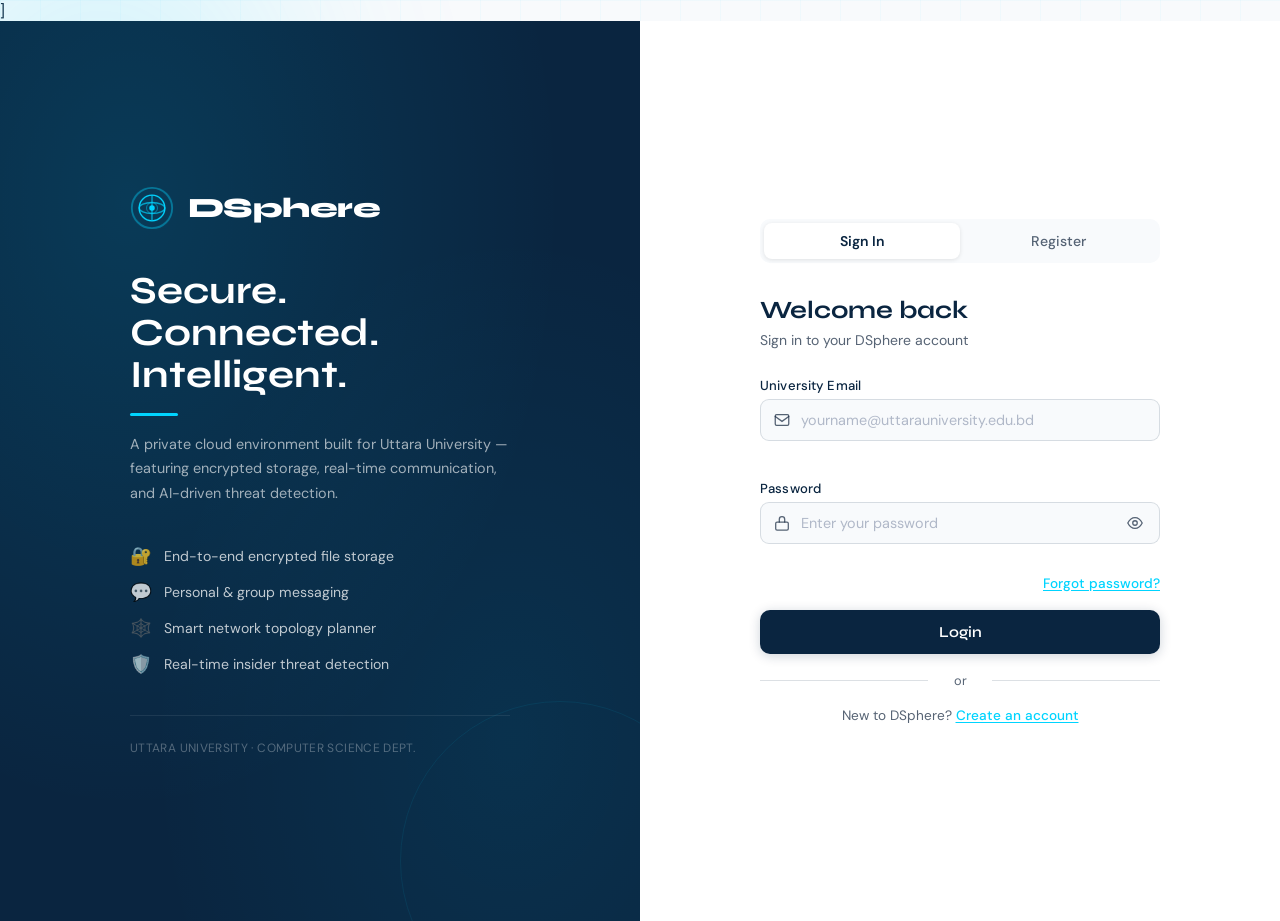
<file: DSphere final/DSphere/frontend/pages/loading.html>
<!DOCTYPE html>
<html lang="en">
<head>
  <meta charset="UTF-8"/>
  <meta name="viewport" content="width=device-width, initial-scale=1.0"/>
  <title>DSphere — Loading</title>
  <link rel="preconnect" href="https://fonts.googleapis.com"/>
  <link href="https://fonts.googleapis.com/css2?family=Syne:wght@700;800&display=swap" rel="stylesheet"/>
  <style>
    *{box-sizing:border-box;margin:0;padding:0}
    body{background:#0A2540;min-height:100vh;display:flex;align-items:center;justify-content:center;font-family:'Syne',sans-serif}
    .splash{text-align:center}
    .logo{display:flex;align-items:center;gap:12px;justify-content:center;margin-bottom:32px}
    .logo-text{font-size:2rem;font-weight:800;color:#fff;letter-spacing:-.02em}
    .logo svg{animation:rotate 20s linear infinite}
    @keyframes rotate{to{transform:rotate(360deg)}}
    .loader{width:40px;height:40px;border:3px solid rgba(0,212,255,.2);border-top-color:#00D4FF;border-radius:50%;animation:spin .7s linear infinite;margin:0 auto 20px}
    @keyframes spin{to{transform:rotate(360deg)}}
    .msg{font-size:.85rem;color:rgba(255,255,255,.4);letter-spacing:.02em}
  </style>
</head>
<body>
  <div class="splash">
    <div class="logo">
      <svg width="44" height="44" viewBox="0 0 48 48" fill="none">
        <circle cx="24" cy="24" r="22" stroke="#00D4FF" stroke-width="1.5" opacity="0.4"/>
        <circle cx="24" cy="24" r="14" stroke="#00D4FF" stroke-width="1.5"/>
        <ellipse cx="24" cy="24" rx="14" ry="6" stroke="#00D4FF" stroke-width="1.5" opacity="0.7"/>
        <line x1="24" y1="10" x2="24" y2="38" stroke="#00D4FF" stroke-width="1.5" opacity="0.7"/>
        <circle cx="24" cy="24" r="3" fill="#00D4FF"/>
      </svg>
      <span class="logo-text">DSphere</span>
    </div>
    <div class="loader"></div>
    <div class="msg">Initialising secure environment…</div>
  </div>
  <script>
    // Redirect after verifying session
    setTimeout(() => {
      const token = sessionStorage.getItem('dsphere_access');
      window.location.href = token ? 'dashboard.html' : 'index.html';
    }, 800);
  </script>
</body>
</html>
</file>
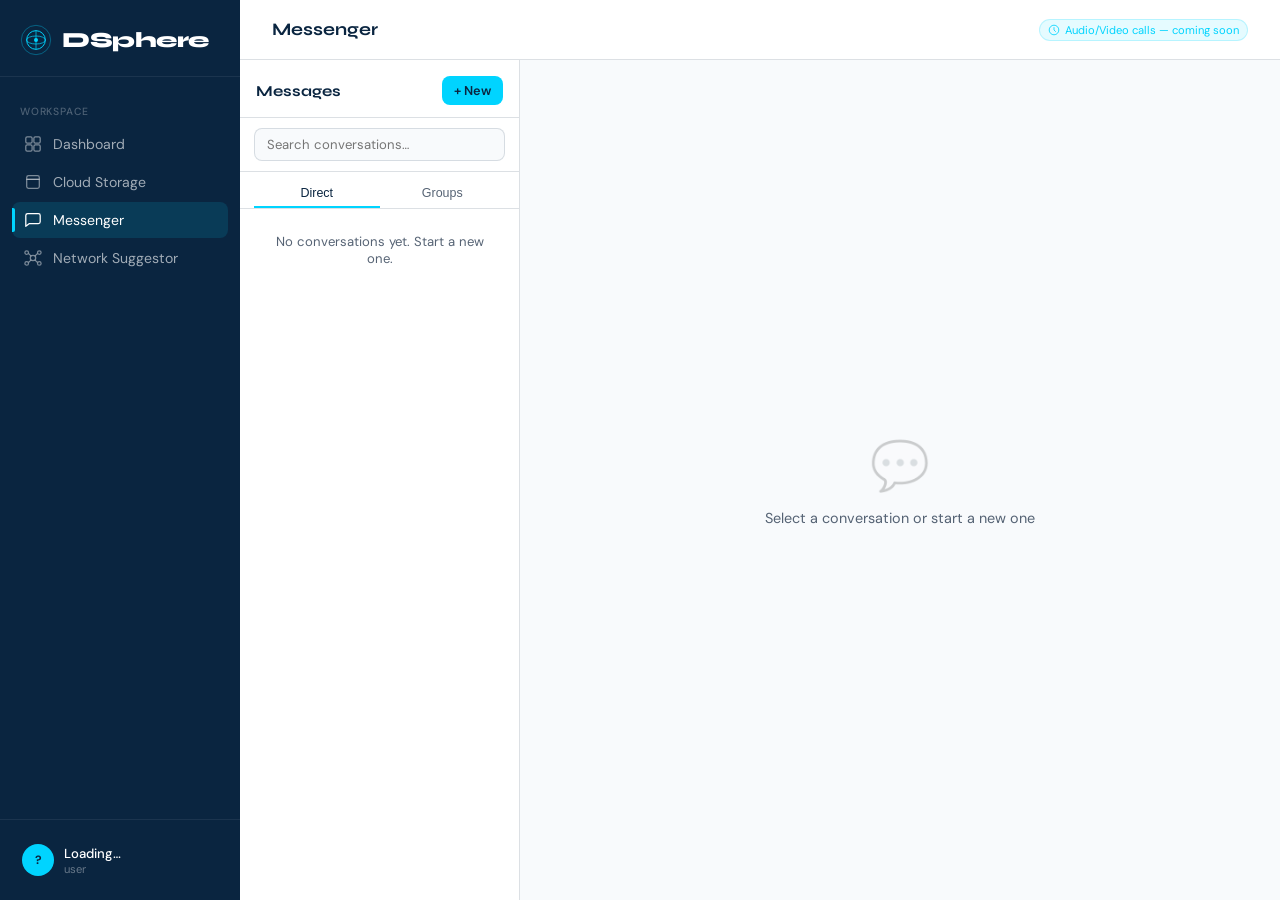
<file: DSphere final/DSphere/frontend/pages/messenger.html>
<!DOCTYPE html>
<html lang="en">
<head>
  <meta charset="UTF-8"/>
  <meta name="viewport" content="width=device-width, initial-scale=1.0"/>
  <title>DSphere — Messenger</title>
  <link rel="preconnect" href="https://fonts.googleapis.com"/>
  <link rel="preconnect" href="https://fonts.gstatic.com" crossorigin/>
  <link href="https://fonts.googleapis.com/css2?family=Syne:wght@600;700;800&family=DM+Sans:wght@300;400;500&display=swap" rel="stylesheet"/>
  
  <style>
    :root {
  --up-bg: #f8fafc;
  --up-surface: #ffffff;
  --up-primary: #0a2540;
  --up-accent: #00d4ff;
  --up-text: #15273f;
  --up-muted: rgba(21, 39, 63, 0.72);
  --up-border: rgba(10, 37, 64, 0.14);
  --up-success: #22c55e;
  --up-error: #e53935;
  --pw-weak: #fb7185;
  --pw-fair: #fbbf24;
  --pw-good: #38bdf8;
  --pw-strong: #22c55e;
}
    /* ============================================================
   DSphere — dashboard.css
   Shared layout: sidebar nav, topbar, page shell
   ============================================================ */

@import url('https://fonts.googleapis.com/css2?family=Syne:wght@600;700;800&family=DM+Sans:wght@300;400;500&display=swap');

*, *::before, *::after { box-sizing: border-box; margin: 0; padding: 0; }
html { font-size: 16px; -webkit-font-smoothing: antialiased; }

body {
  font-family: 'DM Sans', sans-serif;
  background: var(--up-bg);
  color: var(--up-text);
  min-height: 100vh;
  display: flex;
}

/* ── SIDEBAR ─────────────────────────────────────────────── */
.sidebar {
  width: 240px; min-height: 100vh;
  background: var(--up-primary);
  display: flex; flex-direction: column;
  padding: 0;
  position: fixed; top: 0; left: 0; bottom: 0;
  z-index: 100;
  transition: width 0.25s;
}

.sidebar__logo {
  display: flex; align-items: center; gap: 10px;
  padding: 24px 20px 20px;
  border-bottom: 1px solid rgba(255,255,255,.07);
}
.sidebar__logo svg { width: 32px; height: 32px; }
.sidebar__logo-text {
  font-family: 'Syne', sans-serif; font-weight: 800;
  font-size: 1.35rem; color: #fff; letter-spacing: -0.02em;
}

.sidebar__nav {
  flex: 1; padding: 16px 12px;
  display: flex; flex-direction: column; gap: 2px;
  overflow-y: auto;
}

.nav-section-label {
  font-size: 0.65rem; font-weight: 500;
  color: rgba(255,255,255,.28);
  letter-spacing: 0.08em; text-transform: uppercase;
  padding: 12px 8px 6px;
}

.nav-item {
  display: flex; align-items: center; gap: 11px;
  padding: 9px 12px;
  border-radius: 8px;
  color: rgba(255,255,255,.62);
  font-size: 0.88rem; font-weight: 400;
  cursor: pointer;
  text-decoration: none;
  transition: background 0.15s, color 0.15s;
  position: relative;
}
.nav-item:hover { background: rgba(255,255,255,.07); color: rgba(255,255,255,.9); }
.nav-item.active {
  background: rgba(0,212,255,.12);
  color: #fff;
}
.nav-item.active::before {
  content: '';
  position: absolute; left: 0; top: 6px; bottom: 6px;
  width: 3px; background: var(--up-accent);
  border-radius: 0 2px 2px 0;
}
.nav-item__icon { width: 18px; height: 18px; flex-shrink: 0; opacity: 0.75; }
.nav-item.active .nav-item__icon { opacity: 1; }
.nav-badge {
  margin-left: auto;
  background: var(--up-accent); color: var(--up-primary);
  font-size: 0.65rem; font-weight: 700;
  padding: 2px 6px; border-radius: 999px;
  line-height: 1.4;
}

.sidebar__footer {
  padding: 16px 12px;
  border-top: 1px solid rgba(255,255,255,.07);
}
.sidebar__user {
  display: flex; align-items: center; gap: 10px;
  padding: 8px 10px; border-radius: 8px;
  cursor: pointer;
  transition: background 0.15s;
}
.sidebar__user:hover { background: rgba(255,255,255,.06); }
.sidebar__avatar {
  width: 32px; height: 32px; border-radius: 50%;
  background: var(--up-accent);
  display: flex; align-items: center; justify-content: center;
  font-size: 0.75rem; font-weight: 700;
  color: var(--up-primary); flex-shrink: 0;
}
.sidebar__user-info { flex: 1; overflow: hidden; }
.sidebar__user-name {
  font-size: 0.82rem; font-weight: 500; color: #fff;
  white-space: nowrap; overflow: hidden; text-overflow: ellipsis;
}
.sidebar__user-role { font-size: 0.7rem; color: rgba(255,255,255,.38); }

/* ── MAIN AREA ───────────────────────────────────────────── */
.main-area {
  margin-left: 240px;
  flex: 1; display: flex; flex-direction: column;
  min-height: 100vh;
}

.topbar {
  background: var(--up-surface);
  border-bottom: 1px solid var(--up-border);
  padding: 0 32px;
  height: 60px;
  display: flex; align-items: center; justify-content: space-between;
  position: sticky; top: 0; z-index: 50;
}
.topbar__title {
  font-family: 'Syne', sans-serif;
  font-size: 1.1rem; font-weight: 700;
  color: var(--up-primary);
}
.topbar__actions { display: flex; align-items: center; gap: 12px; }

.page-content { padding: 28px 32px; flex: 1; }

/* ── CARDS ───────────────────────────────────────────────── */
.card {
  background: var(--up-surface);
  border: 1px solid var(--up-border);
  border-radius: 12px;
  padding: 20px 24px;
}
.card-title {
  font-family: 'Syne', sans-serif;
  font-size: 0.95rem; font-weight: 700;
  color: var(--up-primary); margin-bottom: 16px;
}

/* ── STAT CARDS ──────────────────────────────────────────── */
.stats-grid {
  display: grid; grid-template-columns: repeat(auto-fit, minmax(180px, 1fr));
  gap: 16px; margin-bottom: 24px;
}
.stat-card {
  background: var(--up-surface);
  border: 1px solid var(--up-border); border-radius: 12px;
  padding: 18px 20px;
}
.stat-card__label { font-size: 0.75rem; color: var(--up-muted); margin-bottom: 6px; }
.stat-card__value {
  font-family: 'Syne', sans-serif;
  font-size: 1.8rem; font-weight: 700; color: var(--up-primary);
}
.stat-card__sub { font-size: 0.75rem; color: var(--up-muted); margin-top: 4px; }

/* ── BUTTONS ─────────────────────────────────────────────── */
.btn {
  display: inline-flex; align-items: center; gap: 7px;
  padding: 9px 18px;
  border-radius: 8px;
  font-family: 'DM Sans', sans-serif;
  font-size: 0.875rem; font-weight: 500;
  cursor: pointer; border: none;
  transition: background 0.15s, transform 0.1s;
}
.btn:active { transform: scale(0.97); }
.btn-primary { background: var(--up-primary); color: #fff; }
.btn-primary:hover { background: #0d2f52; }
.btn-accent  { background: var(--up-accent); color: var(--up-primary); font-weight: 600; }
.btn-accent:hover { background: #00bde8; }
.btn-ghost {
  background: transparent; color: var(--up-muted);
  border: 1px solid var(--up-border);
}
.btn-ghost:hover { background: var(--up-bg); color: var(--up-primary); }
.btn-danger { background: #FEE2E2; color: var(--up-error); }
.btn-danger:hover { background: #FECACA; }
.btn-sm { padding: 6px 12px; font-size: 0.8rem; }
.btn svg { width: 15px; height: 15px; }

/* ── RESPONSIVE ──────────────────────────────────────────── */
@media (max-width: 900px) {
  .sidebar { width: 60px; }
  .sidebar__logo-text, .nav-item span, .sidebar__user-info,
  .nav-section-label, .nav-badge { display: none; }
  .main-area { margin-left: 60px; }
  .page-content { padding: 20px 16px; }
}
    /* ============================================================
   DSphere — messenger.css
   ============================================================ */

.messenger-shell {
  display: grid;
  grid-template-columns: 280px 1fr;
  height: calc(100vh - 60px); /* subtract topbar */
  overflow: hidden;
}

/* ── SIDEBAR PANEL ───────────────────────────────────────── */
.chat-list-panel {
  border-right: 1px solid var(--up-border);
  display: flex; flex-direction: column;
  background: var(--up-surface);
}
.chat-list-header {
  padding: 16px 16px 12px;
  border-bottom: 1px solid var(--up-border);
  display: flex; align-items: center; justify-content: space-between;
}
.chat-list-title { font-family: 'Syne', sans-serif; font-weight: 700; font-size: 0.95rem; color: var(--up-primary); }
.chat-search {
  padding: 10px 14px;
  border-bottom: 1px solid var(--up-border);
}
.chat-search input {
  width: 100%; padding: 7px 12px;
  border: 1.5px solid var(--up-border); border-radius: 8px;
  font-family: 'DM Sans', sans-serif; font-size: 0.82rem;
  background: var(--up-bg); color: var(--up-text); outline: none;
}
.chat-search input:focus { border-color: var(--up-accent); }

.chat-tabs { display: flex; gap: 0; padding: 8px 14px 0; }
.chat-tab {
  flex: 1; padding: 6px 0; font-size: 0.78rem; font-weight: 500;
  color: var(--up-muted); cursor: pointer; background: none; border: none;
  border-bottom: 2px solid transparent; transition: color 0.15s, border-color 0.15s;
}
.chat-tab.active { color: var(--up-primary); border-bottom-color: var(--up-accent); }

.chat-list { flex: 1; overflow-y: auto; }
.chat-item {
  display: flex; align-items: center; gap: 10px;
  padding: 10px 14px; cursor: pointer;
  transition: background 0.15s; position: relative;
}
.chat-item:hover { background: var(--up-bg); }
.chat-item.active { background: rgba(0,212,255,.06); }
.chat-item__avatar {
  width: 38px; height: 38px; border-radius: 50%;
  background: var(--up-primary); color: #fff;
  display: flex; align-items: center; justify-content: center;
  font-size: 0.82rem; font-weight: 700; flex-shrink: 0;
}
.chat-item__avatar.group { background: var(--up-accent); color: var(--up-primary); }
.chat-item__info { flex: 1; min-width: 0; }
.chat-item__name { font-size: 0.87rem; font-weight: 500; color: var(--up-primary); white-space: nowrap; overflow: hidden; text-overflow: ellipsis; }
.chat-item__preview { font-size: 0.75rem; color: var(--up-muted); white-space: nowrap; overflow: hidden; text-overflow: ellipsis; margin-top: 2px; }
.chat-item__meta { display: flex; flex-direction: column; align-items: flex-end; gap: 4px; flex-shrink: 0; }
.chat-item__time { font-size: 0.68rem; color: var(--up-muted); }
.chat-unread { background: var(--up-accent); color: var(--up-primary); font-size: 0.65rem; font-weight: 700; padding: 2px 6px; border-radius: 999px; }

/* ── MAIN CHAT PANEL ─────────────────────────────────────── */
.chat-main { display: flex; flex-direction: column; background: var(--up-bg); }

.chat-header {
  background: var(--up-surface); border-bottom: 1px solid var(--up-border);
  padding: 12px 20px;
  display: flex; align-items: center; gap: 12px;
}
.chat-header__avatar { width: 36px; height: 36px; border-radius: 50%; background: var(--up-primary); color: #fff; display: flex; align-items: center; justify-content: center; font-size: 0.8rem; font-weight: 700; flex-shrink: 0; }
.chat-header__name { font-family: 'Syne', sans-serif; font-size: 0.95rem; font-weight: 700; color: var(--up-primary); }
.chat-header__status { font-size: 0.72rem; color: var(--up-muted); }
.chat-header__actions { margin-left: auto; display: flex; gap: 8px; }
.icon-btn {
  width: 36px; height: 36px; border-radius: 8px;
  border: 1px solid var(--up-border); background: none;
  color: var(--up-muted); cursor: pointer;
  display: flex; align-items: center; justify-content: center;
  transition: background 0.15s, color 0.15s;
}
.icon-btn:hover { background: var(--up-bg); color: var(--up-primary); }
.icon-btn svg { width: 17px; height: 17px; }
.icon-btn.disabled { opacity: 0.4; cursor: not-allowed; }
.icon-btn .tooltip {
  position: absolute; bottom: calc(100% + 6px); left: 50%; transform: translateX(-50%);
  background: var(--up-primary); color: #fff; font-size: 0.68rem;
  padding: 4px 8px; border-radius: 5px; white-space: nowrap; pointer-events: none;
  opacity: 0; transition: opacity 0.15s;
}

/* ── MESSAGES ────────────────────────────────────────────── */
.chat-messages {
  flex: 1; overflow-y: auto;
  padding: 20px;
  display: flex; flex-direction: column; gap: 14px;
}
.msg-group { display: flex; gap: 10px; align-items: flex-end; }
.msg-group.own { flex-direction: row-reverse; }

.msg-avatar {
  width: 28px; height: 28px; border-radius: 50%;
  background: var(--up-primary); color: #fff;
  font-size: 0.7rem; font-weight: 700;
  display: flex; align-items: center; justify-content: center;
  flex-shrink: 0;
}
.msg-bubble {
  max-width: 68%;
  padding: 9px 14px;
  border-radius: 16px;
  font-size: 0.875rem; line-height: 1.55;
}
.msg-group.own  .msg-bubble { background: var(--up-primary); color: #fff; border-bottom-right-radius: 4px; }
.msg-group.other .msg-bubble { background: var(--up-surface); color: var(--up-text); border: 1px solid var(--up-border); border-bottom-left-radius: 4px; }
.msg-meta { font-size: 0.65rem; color: var(--up-muted); margin-top: 4px; text-align: right; }
.msg-group.other .msg-meta { text-align: left; }
.msg-sender { font-size: 0.7rem; font-weight: 600; color: var(--up-accent); margin-bottom: 3px; }

/* date divider */
.date-divider { text-align: center; font-size: 0.72rem; color: var(--up-muted); display: flex; align-items: center; gap: 10px; }
.date-divider::before, .date-divider::after { content: ''; flex: 1; height: 1px; background: var(--up-border); }

/* ── INPUT BAR ───────────────────────────────────────────── */
.chat-input-bar {
  background: var(--up-surface); border-top: 1px solid var(--up-border);
  padding: 12px 16px;
  display: flex; align-items: flex-end; gap: 10px;
}
.msg-input {
  flex: 1; min-height: 40px; max-height: 120px;
  padding: 9px 14px;
  border: 1.5px solid var(--up-border); border-radius: 12px;
  font-family: 'DM Sans', sans-serif; font-size: 0.9rem;
  resize: none; outline: none;
  background: var(--up-bg); color: var(--up-text);
  transition: border-color 0.2s;
  line-height: 1.5;
}
.msg-input:focus { border-color: var(--up-accent); }
.send-btn {
  width: 42px; height: 42px; flex-shrink: 0;
  background: var(--up-primary); border: none;
  border-radius: 10px; cursor: pointer; color: #fff;
  display: flex; align-items: center; justify-content: center;
  transition: background 0.15s, transform 0.1s;
}
.send-btn:hover { background: #0d2f52; }
.send-btn:active { transform: scale(0.95); }
.send-btn svg { width: 18px; height: 18px; }

/* ── EMPTY STATE ─────────────────────────────────────────── */
.no-chat-selected {
  flex: 1; display: flex; flex-direction: column;
  align-items: center; justify-content: center;
  color: var(--up-muted); gap: 12px;
}
.no-chat-selected__icon { font-size: 3rem; opacity: 0.25; }

/* call placeholder badge */
.call-badge {
  display: inline-flex; align-items: center; gap: 5px;
  font-size: 0.7rem; background: rgba(0,212,255,.1); color: var(--up-accent);
  padding: 3px 8px; border-radius: 999px; border: 1px solid rgba(0,212,255,.2);
}

/* ── RESPONSIVE ──────────────────────────────────────────── */
@media (max-width: 860px) {
  .messenger-shell { grid-template-columns: 1fr; }
  .chat-list-panel { display: none; }
  .chat-list-panel.show { display: flex; position: fixed; inset: 60px 0 0 60px; z-index: 80; }
}
  </style>
</head>
<body>

<!-- ── SIDEBAR ── -->
<aside class="sidebar">
  <div class="sidebar__logo">
    <svg viewBox="0 0 48 48" fill="none">
      <circle cx="24" cy="24" r="22" stroke="#00D4FF" stroke-width="1.5" opacity="0.35"/>
      <circle cx="24" cy="24" r="14" stroke="#00D4FF" stroke-width="1.5"/>
      <ellipse cx="24" cy="24" rx="14" ry="6" stroke="#00D4FF" stroke-width="1.5" opacity="0.7"/>
      <line x1="24" y1="10" x2="24" y2="38" stroke="#00D4FF" stroke-width="1.5" opacity="0.7"/>
      <circle cx="24" cy="24" r="3" fill="#00D4FF"/>
    </svg>
    <span class="sidebar__logo-text">DSphere</span>
  </div>
  <nav class="sidebar__nav">
    <span class="nav-section-label">Workspace</span>
    <a href="dashboard.html" class="nav-item">
      <svg class="nav-item__icon" viewBox="0 0 20 20" fill="none"><rect x="2" y="2" width="7" height="7" rx="1.5" stroke="currentColor" stroke-width="1.4"/><rect x="11" y="2" width="7" height="7" rx="1.5" stroke="currentColor" stroke-width="1.4"/><rect x="2" y="11" width="7" height="7" rx="1.5" stroke="currentColor" stroke-width="1.4"/><rect x="11" y="11" width="7" height="7" rx="1.5" stroke="currentColor" stroke-width="1.4"/></svg>
      <span>Dashboard</span>
    </a>
    <a href="storage.html" class="nav-item">
      <svg class="nav-item__icon" viewBox="0 0 20 20" fill="none"><path d="M3 5a2 2 0 012-2h10a2 2 0 012 2v2H3V5z" stroke="currentColor" stroke-width="1.4"/><path d="M3 7h14v8a2 2 0 01-2 2H5a2 2 0 01-2-2V7z" stroke="currentColor" stroke-width="1.4"/></svg>
      <span>Cloud Storage</span>
    </a>
    <a href="messenger.html" class="nav-item active" aria-current="page">
      <svg class="nav-item__icon" viewBox="0 0 20 20" fill="none"><path d="M2 5a2 2 0 012-2h12a2 2 0 012 2v7a2 2 0 01-2 2H6l-4 3V5z" stroke="currentColor" stroke-width="1.4" stroke-linejoin="round"/></svg>
      <span>Messenger</span>
    </a>
    <a href="network.html" class="nav-item">
      <svg class="nav-item__icon" viewBox="0 0 20 20" fill="none"><circle cx="10" cy="10" r="3" stroke="currentColor" stroke-width="1.4"/><circle cx="3" cy="4" r="2" stroke="currentColor" stroke-width="1.4"/><circle cx="17" cy="4" r="2" stroke="currentColor" stroke-width="1.4"/><circle cx="3" cy="16" r="2" stroke="currentColor" stroke-width="1.4"/><circle cx="17" cy="16" r="2" stroke="currentColor" stroke-width="1.4"/><line x1="5" y1="5" x2="8" y2="8" stroke="currentColor" stroke-width="1.2"/><line x1="15" y1="5" x2="12" y2="8" stroke="currentColor" stroke-width="1.2"/><line x1="5" y1="15" x2="8" y2="12" stroke="currentColor" stroke-width="1.2"/><line x1="15" y1="15" x2="12" y2="12" stroke="currentColor" stroke-width="1.2"/></svg>
      <span>Network Suggestor</span>
    </a>
  </nav>
  <div class="sidebar__footer">
    <div class="sidebar__user" onclick="logout()">
      <div class="sidebar__avatar" id="user-avatar">?</div>
      <div class="sidebar__user-info">
        <div class="sidebar__user-name" id="user-name">Loading…</div>
        <div class="sidebar__user-role" id="user-role">user</div>
      </div>
    </div>
  </div>
</aside>

<!-- ── MAIN ── -->
<div class="main-area">
  <header class="topbar">
    <span class="topbar__title">Messenger</span>
    <div class="topbar__actions">
      <span class="call-badge">
        <svg width="12" height="12" viewBox="0 0 20 20" fill="none"><circle cx="10" cy="10" r="8" stroke="currentColor" stroke-width="1.4"/><path d="M10 6v4l2.5 2.5" stroke="currentColor" stroke-width="1.4" stroke-linecap="round"/></svg>
        Audio/Video calls — coming soon
      </span>
    </div>
  </header>

  <!-- Messenger shell (takes remaining height) -->
  <div class="messenger-shell">

    <!-- ── LEFT: chat list ── -->
    <div class="chat-list-panel" id="chat-list-panel">
      <div class="chat-list-header">
        <span class="chat-list-title">Messages</span>
        <button class="btn btn-accent btn-sm" onclick="openNewChatModal()">+ New</button>
      </div>
      <div class="chat-search">
        <input type="search" placeholder="Search conversations…" oninput="filterChats(this.value)"/>
      </div>
      <div style="display:flex;gap:0;padding:8px 14px 0;border-bottom:1px solid var(--up-border)">
        <button class="chat-tab active" id="tab-dm"    onclick="switchChatTab('dm')">Direct</button>
        <button class="chat-tab"        id="tab-group" onclick="switchChatTab('group')">Groups</button>
      </div>
      <div class="chat-list" id="chat-list">
        <!-- populated by JS -->
        <div style="padding:24px;text-align:center;color:var(--up-muted);font-size:0.82rem" id="chat-list-empty">
          No conversations yet. Start a new one.
        </div>
      </div>
    </div>

    <!-- ── RIGHT: chat window ── -->
    <div class="chat-main" id="chat-main">

      <!-- Empty state (no chat selected) -->
      <div class="no-chat-selected" id="no-chat-selected">
        <div class="no-chat-selected__icon">💬</div>
        <p style="font-size:0.9rem">Select a conversation or start a new one</p>
      </div>

      <!-- Active chat (hidden until a chat is selected) -->
      <div id="active-chat" style="display:none;flex-direction:column;height:100%">

        <!-- Chat header -->
        <div class="chat-header" id="chat-header">
          <div class="chat-header__avatar" id="chat-avatar">?</div>
          <div>
            <div class="chat-header__name"   id="chat-name">—</div>
            <div class="chat-header__status" id="chat-status">—</div>
          </div>
          <div class="chat-header__actions">
            <!-- Audio call (placeholder) -->
            <div style="position:relative">
              <button class="icon-btn disabled" title="Audio call — coming soon" onclick="callPlaceholder('audio')">
                <svg viewBox="0 0 20 20" fill="none"><path d="M3 5.5A1.5 1.5 0 014.5 4h.9a1 1 0 01.95.68l.9 2.7a1 1 0 01-.23 1.02L5.8 9.62a11.05 11.05 0 005.57 5.57l1.22-1.22a1 1 0 011.02-.23l2.7.9a1 1 0 01.69.95v.91A1.5 1.5 0 0115.5 17C8.6 17 3 11.4 3 4.5v-1z" stroke="currentColor" stroke-width="1.4" stroke-linejoin="round"/></svg>
              </button>
            </div>
            <!-- Video call (placeholder) -->
            <div style="position:relative">
              <button class="icon-btn disabled" title="Video call — coming soon" onclick="callPlaceholder('video')">
                <svg viewBox="0 0 20 20" fill="none"><path d="M2 7a2 2 0 012-2h8a2 2 0 012 2v6a2 2 0 01-2 2H4a2 2 0 01-2-2V7z" stroke="currentColor" stroke-width="1.4"/><path d="M14 9l4-2v6l-4-2V9z" stroke="currentColor" stroke-width="1.4" stroke-linejoin="round"/></svg>
              </button>
            </div>
          </div>
        </div>

        <!-- Messages -->
        <div class="chat-messages" id="chat-messages"></div>

        <!-- Typing indicator -->
        <div id="typing-indicator" style="padding:0 20px 6px;font-size:0.72rem;color:var(--up-muted);min-height:20px"></div>

        <!-- Input bar -->
        <div class="chat-input-bar">
          <textarea class="msg-input" id="msg-input" rows="1" placeholder="Type a message…"
            onkeydown="handleMsgKey(event)"
            oninput="autoResize(this)"></textarea>
          <button class="send-btn" onclick="sendMessage()">
            <svg viewBox="0 0 20 20" fill="none"><path d="M17 3L3 9l6 2 2 6 6-14z" stroke="currentColor" stroke-width="1.5" stroke-linejoin="round"/></svg>
          </button>
        </div>

      </div>
    </div>

  </div><!-- /messenger-shell -->
</div><!-- /main-area -->

<!-- New chat modal -->
<div id="new-chat-modal" style="display:none;position:fixed;inset:0;background:rgba(0,0,0,.3);z-index:200;align-items:center;justify-content:center">
  <div style="background:var(--up-surface);border-radius:14px;padding:28px 30px;max-width:400px;width:90%">
    <h3 style="font-family:'Syne',sans-serif;font-size:1.05rem;color:var(--up-primary);margin-bottom:16px">New Conversation</h3>
    <div style="display:flex;flex-direction:column;gap:12px">
      <div>
        <label style="font-size:0.78rem;font-weight:500;color:var(--up-primary);display:block;margin-bottom:4px">Type</label>
        <select id="new-chat-type" style="width:100%;padding:9px 12px;border:1.5px solid var(--up-border);border-radius:8px;font-family:'DM Sans',sans-serif;font-size:0.88rem;outline:none;background:var(--up-bg);color:var(--up-text)" onchange="toggleGroupName()">
          <option value="dm">Direct Message</option>
          <option value="group">Group Chat</option>
        </select>
      </div>
      <div id="group-name-field" style="display:none">
        <label style="font-size:0.78rem;font-weight:500;color:var(--up-primary);display:block;margin-bottom:4px">Group Name</label>
        <input id="new-group-name" type="text" placeholder="e.g. CS Project Team" style="width:100%;padding:9px 12px;border:1.5px solid var(--up-border);border-radius:8px;font-family:'DM Sans',sans-serif;font-size:0.88rem;outline:none;background:var(--up-bg);color:var(--up-text)"/>
      </div>
      <div>
        <label style="font-size:0.78rem;font-weight:500;color:var(--up-primary);display:block;margin-bottom:4px">Recipient email(s)</label>
        <input id="new-chat-recipients" type="email" placeholder="user@uttarauniversity.edu.bd" style="width:100%;padding:9px 12px;border:1.5px solid var(--up-border);border-radius:8px;font-family:'DM Sans',sans-serif;font-size:0.88rem;outline:none;background:var(--up-bg);color:var(--up-text)"/>
        <p style="font-size:0.7rem;color:var(--up-muted);margin-top:4px">Separate multiple emails with commas</p>
      </div>
    </div>
    <div style="display:flex;gap:10px;justify-content:flex-end;margin-top:20px">
      <button class="btn btn-ghost" onclick="closeNewChatModal()">Cancel</button>
      <button class="btn btn-primary" onclick="createNewChat()">Start Chat</button>
    </div>
  </div>
</div>

<!-- Call placeholder toast -->
<div id="call-toast" style="display:none;position:fixed;bottom:28px;right:28px;background:var(--up-primary);color:#fff;padding:14px 20px;border-radius:12px;font-size:0.875rem;z-index:300;border-left:4px solid var(--up-accent)"></div>

<script>/**
 * DSphere — messenger.js
 * Real-time messaging via Firestore.
 * Collections:
 *   conversations/{id}  — metadata (type, name, members[], lastMessage, lastAt)
 *   conversations/{id}/messages/{mid} — {uid, name, text, createdAt}
 */
'use strict';

import { db }       from './firebase-config.js';
import {
  collection, doc, addDoc, query, where, orderBy,
  onSnapshot, serverTimestamp, updateDoc, getDocs, setDoc
} from 'https://www.gstatic.com/firebasejs/10.12.0/firebase-firestore.js';

/* ── state ───────────────────────────────────────────────── */
let currentChatId   = null;
let currentChatType = 'dm';   // 'dm' | 'group'
let unsubMessages   = null;
let unsubConvList   = null;
let allConvos       = [];

/* ── auth ────────────────────────────────────────────────── */
function getUser() {
  try { return JSON.parse(sessionStorage.getItem('dsphere_user') || '{}'); } catch { return {}; }
}
function getToken() { return sessionStorage.getItem('dsphere_access') || ''; }

/* ── init ────────────────────────────────────────────────── */
document.addEventListener('DOMContentLoaded', () => {
  if (!getToken()) { window.location.href = 'index.html'; return; }
  const user = getUser();
  const name = user.name || user.email || 'User';
  document.getElementById('user-name').textContent  = name;
  document.getElementById('user-role').textContent  = user.role || 'user';
  document.getElementById('user-avatar').textContent = name.charAt(0).toUpperCase();
  subscribeToConversations(user.uid);
});

/* ── CONVERSATION LIST ───────────────────────────────────── */
function subscribeToConversations(uid) {
  if (unsubConvList) unsubConvList();
  const q = query(
    collection(db, 'conversations'),
    where('members', 'array-contains', uid),
    orderBy('lastAt', 'desc')
  );
  unsubConvList = onSnapshot(q, snap => {
    allConvos = snap.docs.map(d => ({ id: d.id, ...d.data() }));
    renderConvoList(allConvos, currentChatType);
  });
}

function renderConvoList(convos, type) {
  const user = getUser();
  const filtered = convos.filter(c => c.type === type);
  const list  = document.getElementById('chat-list');
  const empty = document.getElementById('chat-list-empty');

  if (!filtered.length) {
    list.innerHTML = '';
    empty.style.display = 'block';
    return;
  }
  empty.style.display = 'none';

  list.innerHTML = filtered.map(c => {
    const isGroup = c.type === 'group';
    const label   = isGroup ? c.name : (c.memberNames?.find(n => n !== (user.name||user.email)) || 'Unknown');
    const initial = label.charAt(0).toUpperCase();
    const preview = esc(c.lastMessage || 'No messages yet');
    const time    = c.lastAt ? fmtTime(c.lastAt.toDate ? c.lastAt.toDate() : new Date(c.lastAt)) : '';
    const active  = c.id === currentChatId ? ' active' : '';
    return `
      <div class="chat-item${active}" onclick="openChat('${c.id}')">
        <div class="chat-item__avatar${isGroup?' group':''}">${initial}</div>
        <div class="chat-item__info">
          <div class="chat-item__name">${esc(label)}</div>
          <div class="chat-item__preview">${preview}</div>
        </div>
        <div class="chat-item__meta">
          <span class="chat-item__time">${time}</span>
        </div>
      </div>`;
  }).join('');
}

/* ── OPEN CHAT ───────────────────────────────────────────── */
function openChat(convId) {
  if (unsubMessages) { unsubMessages(); unsubMessages = null; }
  currentChatId = convId;
  const convo = allConvos.find(c => c.id === convId);
  if (!convo) return;

  const user    = getUser();
  const isGroup = convo.type === 'group';
  const label   = isGroup ? convo.name : (convo.memberNames?.find(n => n !== (user.name||user.email)) || 'Unknown');
  const initial = label.charAt(0).toUpperCase();

  document.getElementById('no-chat-selected').style.display = 'none';
  const activeChat = document.getElementById('active-chat');
  activeChat.style.display = 'flex';

  document.getElementById('chat-avatar').textContent = initial;
  document.getElementById('chat-name').textContent   = label;
  document.getElementById('chat-status').textContent = isGroup
    ? `${convo.members?.length || 0} members`
    : 'Direct message';

  document.getElementById('chat-messages').innerHTML = '';

  // Re-render list to update active highlight
  renderConvoList(allConvos, currentChatType);

  // Subscribe to messages
  const msgQ = query(
    collection(db, 'conversations', convId, 'messages'),
    orderBy('createdAt', 'asc')
  );
  unsubMessages = onSnapshot(msgQ, snap => {
    renderMessages(snap.docs.map(d => ({ id: d.id, ...d.data() })));
  });
}

/* ── RENDER MESSAGES ─────────────────────────────────────── */
function renderMessages(msgs) {
  const user      = getUser();
  const container = document.getElementById('chat-messages');
  let   lastDate  = '';

  container.innerHTML = msgs.map(m => {
    const isOwn = m.uid === user.uid;
    const ts    = m.createdAt?.toDate ? m.createdAt.toDate() : new Date(m.createdAt || Date.now());
    const date  = ts.toLocaleDateString('en-GB', { weekday:'long', day:'numeric', month:'long' });
    const time  = ts.toLocaleTimeString('en-GB', { hour:'2-digit', minute:'2-digit' });
    const initial = (m.name || 'U').charAt(0).toUpperCase();

    let divider = '';
    if (date !== lastDate) {
      lastDate = date;
      divider  = `<div class="date-divider" style="margin:8px 0">${date}</div>`;
    }

    return `${divider}
      <div class="msg-group ${isOwn ? 'own' : 'other'}">
        ${!isOwn ? `<div class="msg-avatar">${initial}</div>` : ''}
        <div>
          ${!isOwn ? `<div class="msg-sender">${esc(m.name || 'Unknown')}</div>` : ''}
          <div class="msg-bubble">${esc(m.text)}</div>
          <div class="msg-meta">${time}</div>
        </div>
        ${isOwn ? `<div class="msg-avatar" style="background:var(--up-accent);color:var(--up-primary)">${initial}</div>` : ''}
      </div>`;
  }).join('');

  // scroll to bottom
  container.scrollTop = container.scrollHeight;
}

/* ── SEND MESSAGE ────────────────────────────────────────── */
async function sendMessage() {
  if (!currentChatId) return;
  const input = document.getElementById('msg-input');
  const text  = input.value.trim();
  if (!text) return;
  input.value = '';
  input.style.height = '';

  const user = getUser();
  const now  = new Date();

  try {
    await addDoc(
      collection(db, 'conversations', currentChatId, 'messages'),
      { uid: user.uid, name: user.name || user.email, text, createdAt: serverTimestamp() }
    );
    // update conversation lastMessage
    await updateDoc(doc(db, 'conversations', currentChatId), {
      lastMessage: text.slice(0, 60),
      lastAt: serverTimestamp(),
    });
  } catch (err) {
    console.error('Send failed:', err);
  }
}

function handleMsgKey(e) {
  if (e.key === 'Enter' && !e.shiftKey) { e.preventDefault(); sendMessage(); }
}
function autoResize(el) {
  el.style.height = 'auto';
  el.style.height = Math.min(el.scrollHeight, 120) + 'px';
}

/* ── NEW CHAT ────────────────────────────────────────────── */
function openNewChatModal()  { document.getElementById('new-chat-modal').style.display = 'flex'; }
function closeNewChatModal() { document.getElementById('new-chat-modal').style.display = 'none'; }
function toggleGroupName() {
  const type = document.getElementById('new-chat-type').value;
  document.getElementById('group-name-field').style.display = type === 'group' ? '' : 'none';
}

async function createNewChat() {
  const user      = getUser();
  const type      = document.getElementById('new-chat-type').value;
  const groupName = document.getElementById('new-group-name').value.trim();
  const rawEmails = document.getElementById('new-chat-recipients').value.trim();
  const emails    = rawEmails.split(',').map(e => e.trim()).filter(Boolean);

  if (!emails.length) { alert('Enter at least one recipient email.'); return; }

  // Resolve emails to UIDs via Firestore
  const members     = [user.uid];
  const memberNames = [user.name || user.email];

  for (const email of emails) {
    const snap = await getDocs(
      query(collection(db, 'users'), where('email', '==', email.toLowerCase()))
    );
    if (snap.empty) { alert(`User not found: ${email}`); return; }
    const u = snap.docs[0];
    members.push(u.id);
    memberNames.push(u.data().name || email);
  }

  const convData = {
    type,
    name: type === 'group' ? (groupName || 'Unnamed Group') : '',
    members,
    memberNames,
    lastMessage: '',
    lastAt: serverTimestamp(),
    createdAt: serverTimestamp(),
  };

  const ref = await addDoc(collection(db, 'conversations'), convData);
  closeNewChatModal();
  switchChatTab(type);
  openChat(ref.id);
}

/* ── TABS ────────────────────────────────────────────────── */
function switchChatTab(type) {
  currentChatType = type;
  document.getElementById('tab-dm').classList.toggle('active',    type === 'dm');
  document.getElementById('tab-group').classList.toggle('active', type === 'group');
  renderConvoList(allConvos, type);
}

/* ── SEARCH ──────────────────────────────────────────────── */
function filterChats(q) {
  const filtered = allConvos.filter(c =>
    (c.name || c.memberNames?.join(' ') || '').toLowerCase().includes(q.toLowerCase())
  );
  renderConvoList(filtered, currentChatType);
}

/* ── CALL PLACEHOLDER ────────────────────────────────────── */
function callPlaceholder(type) {
  const toast = document.getElementById('call-toast');
  toast.textContent = `${type === 'audio' ? '📞' : '📹'} ${type === 'audio' ? 'Audio' : 'Video'} calls will be available in a future update (WebRTC / Agora.io integration).`;
  toast.style.display = 'block';
  setTimeout(() => { toast.style.display = 'none'; }, 4000);
}

/* ── HELPERS ─────────────────────────────────────────────── */
function esc(s = '') {
  return String(s).replace(/&/g,'&amp;').replace(/</g,'&lt;').replace(/>/g,'&gt;').replace(/"/g,'&quot;');
}
function fmtTime(d) {
  const now   = new Date();
  const diff  = (now - d) / 1000;
  if (diff < 60)     return 'just now';
  if (diff < 3600)   return Math.floor(diff/60) + 'm';
  if (diff < 86400)  return d.toLocaleTimeString('en-GB',{hour:'2-digit',minute:'2-digit'});
  return d.toLocaleDateString('en-GB',{day:'2-digit',month:'short'});
}
function logout() { sessionStorage.clear(); window.location.href = 'index.html'; }</script>
</body>
</html>
</file>
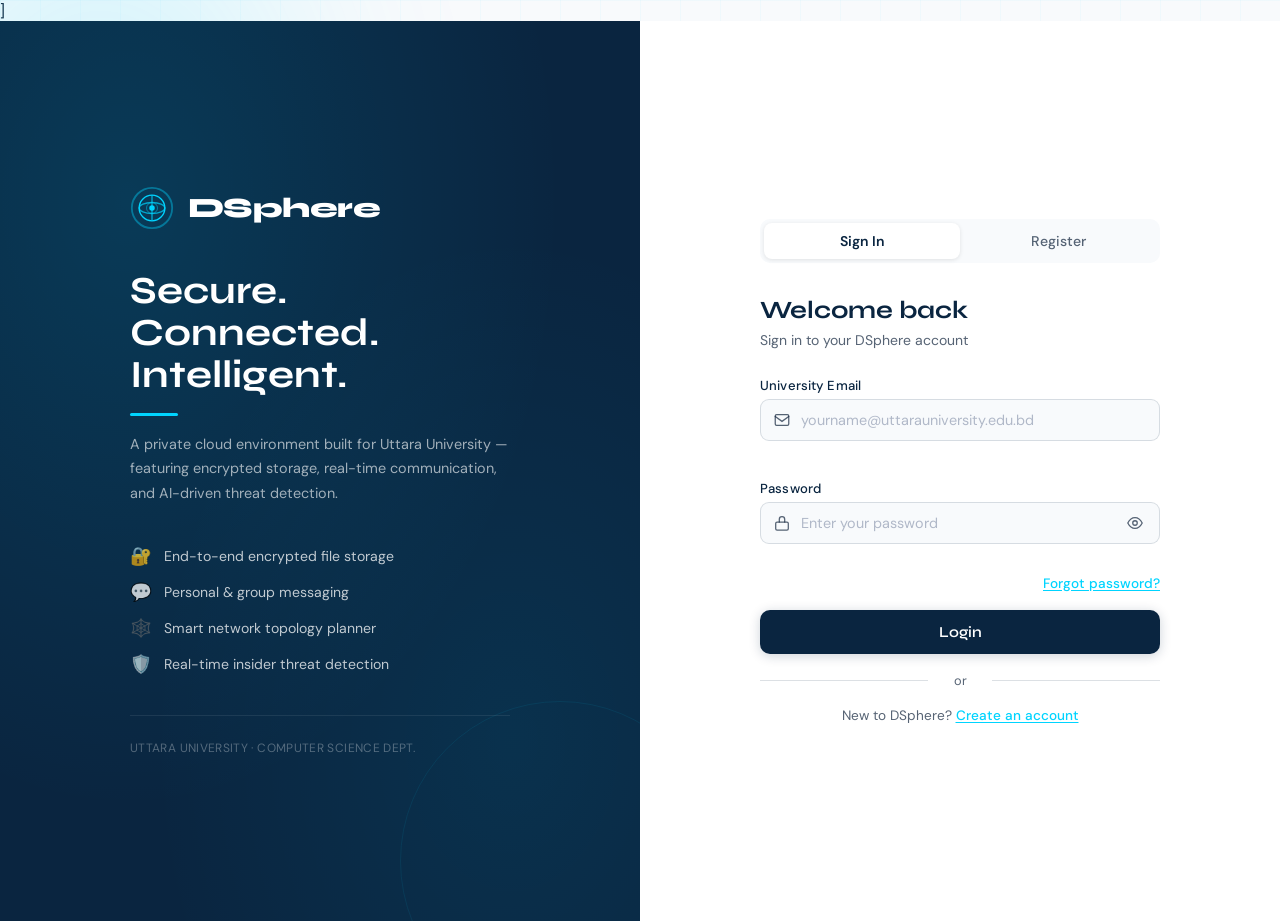
<file: DSphere final/DSphere/frontend/pages/network.html>
<!DOCTYPE html>
<html lang="en">
<head>
  <meta charset="UTF-8"/>
  <meta name="viewport" content="width=device-width, initial-scale=1.0"/>
  <title>DSphere — Network Suggestor</title>
  <link rel="preconnect" href="https://fonts.googleapis.com"/>
  <link rel="preconnect" href="https://fonts.gstatic.com" crossorigin/>
  <link href="https://fonts.googleapis.com/css2?family=Syne:wght@600;700;800&family=DM+Sans:wght@300;400;500&display=swap" rel="stylesheet"/>
  <style>
    :root {
  --up-bg: #f8fafc;
  --up-surface: #ffffff;
  --up-primary: #0a2540;
  --up-accent: #00d4ff;
  --up-text: #15273f;
  --up-muted: rgba(21, 39, 63, 0.72);
  --up-border: rgba(10, 37, 64, 0.14);
  --up-success: #22c55e;
  --up-error: #e53935;
  --pw-weak: #fb7185;
  --pw-fair: #fbbf24;
  --pw-good: #38bdf8;
  --pw-strong: #22c55e;
}
/* ============================================================
   DSphere — dashboard.css
   Shared layout: sidebar nav, topbar, page shell
   ============================================================ */

@import url('https://fonts.googleapis.com/css2?family=Syne:wght@600;700;800&family=DM+Sans:wght@300;400;500&display=swap');

*, *::before, *::after { box-sizing: border-box; margin: 0; padding: 0; }
html { font-size: 16px; -webkit-font-smoothing: antialiased; }

body {
  font-family: 'DM Sans', sans-serif;
  background: var(--up-bg);
  color: var(--up-text);
  min-height: 100vh;
  display: flex;
}

/* ── SIDEBAR ─────────────────────────────────────────────── */
.sidebar {
  width: 240px; min-height: 100vh;
  background: var(--up-primary);
  display: flex; flex-direction: column;
  padding: 0;
  position: fixed; top: 0; left: 0; bottom: 0;
  z-index: 100;
  transition: width 0.25s;
}

.sidebar__logo {
  display: flex; align-items: center; gap: 10px;
  padding: 24px 20px 20px;
  border-bottom: 1px solid rgba(255,255,255,.07);
}
.sidebar__logo svg { width: 32px; height: 32px; }
.sidebar__logo-text {
  font-family: 'Syne', sans-serif; font-weight: 800;
  font-size: 1.35rem; color: #fff; letter-spacing: -0.02em;
}

.sidebar__nav {
  flex: 1; padding: 16px 12px;
  display: flex; flex-direction: column; gap: 2px;
  overflow-y: auto;
}

.nav-section-label {
  font-size: 0.65rem; font-weight: 500;
  color: rgba(255,255,255,.28);
  letter-spacing: 0.08em; text-transform: uppercase;
  padding: 12px 8px 6px;
}

.nav-item {
  display: flex; align-items: center; gap: 11px;
  padding: 9px 12px;
  border-radius: 8px;
  color: rgba(255,255,255,.62);
  font-size: 0.88rem; font-weight: 400;
  cursor: pointer;
  text-decoration: none;
  transition: background 0.15s, color 0.15s;
  position: relative;
}
.nav-item:hover { background: rgba(255,255,255,.07); color: rgba(255,255,255,.9); }
.nav-item.active {
  background: rgba(0,212,255,.12);
  color: #fff;
}
.nav-item.active::before {
  content: '';
  position: absolute; left: 0; top: 6px; bottom: 6px;
  width: 3px; background: var(--up-accent);
  border-radius: 0 2px 2px 0;
}
.nav-item__icon { width: 18px; height: 18px; flex-shrink: 0; opacity: 0.75; }
.nav-item.active .nav-item__icon { opacity: 1; }
.nav-badge {
  margin-left: auto;
  background: var(--up-accent); color: var(--up-primary);
  font-size: 0.65rem; font-weight: 700;
  padding: 2px 6px; border-radius: 999px;
  line-height: 1.4;
}

.sidebar__footer {
  padding: 16px 12px;
  border-top: 1px solid rgba(255,255,255,.07);
}
.sidebar__user {
  display: flex; align-items: center; gap: 10px;
  padding: 8px 10px; border-radius: 8px;
  cursor: pointer;
  transition: background 0.15s;
}
.sidebar__user:hover { background: rgba(255,255,255,.06); }
.sidebar__avatar {
  width: 32px; height: 32px; border-radius: 50%;
  background: var(--up-accent);
  display: flex; align-items: center; justify-content: center;
  font-size: 0.75rem; font-weight: 700;
  color: var(--up-primary); flex-shrink: 0;
}
.sidebar__user-info { flex: 1; overflow: hidden; }
.sidebar__user-name {
  font-size: 0.82rem; font-weight: 500; color: #fff;
  white-space: nowrap; overflow: hidden; text-overflow: ellipsis;
}
.sidebar__user-role { font-size: 0.7rem; color: rgba(255,255,255,.38); }

/* ── MAIN AREA ───────────────────────────────────────────── */
.main-area {
  margin-left: 240px;
  flex: 1; display: flex; flex-direction: column;
  min-height: 100vh;
}

.topbar {
  background: var(--up-surface);
  border-bottom: 1px solid var(--up-border);
  padding: 0 32px;
  height: 60px;
  display: flex; align-items: center; justify-content: space-between;
  position: sticky; top: 0; z-index: 50;
}
.topbar__title {
  font-family: 'Syne', sans-serif;
  font-size: 1.1rem; font-weight: 700;
  color: var(--up-primary);
}
.topbar__actions { display: flex; align-items: center; gap: 12px; }

.page-content { padding: 28px 32px; flex: 1; }

/* ── CARDS ───────────────────────────────────────────────── */
.card {
  background: var(--up-surface);
  border: 1px solid var(--up-border);
  border-radius: 12px;
  padding: 20px 24px;
}
.card-title {
  font-family: 'Syne', sans-serif;
  font-size: 0.95rem; font-weight: 700;
  color: var(--up-primary); margin-bottom: 16px;
}

/* ── STAT CARDS ──────────────────────────────────────────── */
.stats-grid {
  display: grid; grid-template-columns: repeat(auto-fit, minmax(180px, 1fr));
  gap: 16px; margin-bottom: 24px;
}
.stat-card {
  background: var(--up-surface);
  border: 1px solid var(--up-border); border-radius: 12px;
  padding: 18px 20px;
}
.stat-card__label { font-size: 0.75rem; color: var(--up-muted); margin-bottom: 6px; }
.stat-card__value {
  font-family: 'Syne', sans-serif;
  font-size: 1.8rem; font-weight: 700; color: var(--up-primary);
}
.stat-card__sub { font-size: 0.75rem; color: var(--up-muted); margin-top: 4px; }

/* ── BUTTONS ─────────────────────────────────────────────── */
.btn {
  display: inline-flex; align-items: center; gap: 7px;
  padding: 9px 18px;
  border-radius: 8px;
  font-family: 'DM Sans', sans-serif;
  font-size: 0.875rem; font-weight: 500;
  cursor: pointer; border: none;
  transition: background 0.15s, transform 0.1s;
}
.btn:active { transform: scale(0.97); }
.btn-primary { background: var(--up-primary); color: #fff; }
.btn-primary:hover { background: #0d2f52; }
.btn-accent  { background: var(--up-accent); color: var(--up-primary); font-weight: 600; }
.btn-accent:hover { background: #00bde8; }
.btn-ghost {
  background: transparent; color: var(--up-muted);
  border: 1px solid var(--up-border);
}
.btn-ghost:hover { background: var(--up-bg); color: var(--up-primary); }
.btn-danger { background: #FEE2E2; color: var(--up-error); }
.btn-danger:hover { background: #FECACA; }
.btn-sm { padding: 6px 12px; font-size: 0.8rem; }
.btn svg { width: 15px; height: 15px; }

/* ── RESPONSIVE ──────────────────────────────────────────── */
@media (max-width: 900px) {
  .sidebar { width: 60px; }
  .sidebar__logo-text, .nav-item span, .sidebar__user-info,
  .nav-section-label, .nav-badge { display: none; }
  .main-area { margin-left: 60px; }
  .page-content { padding: 20px 16px; }
}
    body { background: #0b1120; color: #d1d5db; font-family: sans-serif; }
main { padding: 2rem; }
  </style>
</head>
<body>

<!-- ── SIDEBAR ── -->
<aside class="sidebar">
  <div class="sidebar__logo">
    <svg viewBox="0 0 48 48" fill="none">
      <circle cx="24" cy="24" r="22" stroke="#00D4FF" stroke-width="1.5" opacity="0.35"/>
      <circle cx="24" cy="24" r="14" stroke="#00D4FF" stroke-width="1.5"/>
      <ellipse cx="24" cy="24" rx="14" ry="6" stroke="#00D4FF" stroke-width="1.5" opacity="0.7"/>
      <line x1="24" y1="10" x2="24" y2="38" stroke="#00D4FF" stroke-width="1.5" opacity="0.7"/>
      <circle cx="24" cy="24" r="3" fill="#00D4FF"/>
    </svg>
    <span class="sidebar__logo-text">DSphere</span>
  </div>
  <nav class="sidebar__nav">
    <span class="nav-section-label">Workspace</span>
    <a href="dashboard.html" class="nav-item">
      <svg class="nav-item__icon" viewBox="0 0 20 20" fill="none"><rect x="2" y="2" width="7" height="7" rx="1.5" stroke="currentColor" stroke-width="1.4"/><rect x="11" y="2" width="7" height="7" rx="1.5" stroke="currentColor" stroke-width="1.4"/><rect x="2" y="11" width="7" height="7" rx="1.5" stroke="currentColor" stroke-width="1.4"/><rect x="11" y="11" width="7" height="7" rx="1.5" stroke="currentColor" stroke-width="1.4"/></svg>
      <span>Dashboard</span>
    </a>
    <a href="storage.html" class="nav-item">
      <svg class="nav-item__icon" viewBox="0 0 20 20" fill="none"><path d="M3 5a2 2 0 012-2h10a2 2 0 012 2v2H3V5z" stroke="currentColor" stroke-width="1.4"/><path d="M3 7h14v8a2 2 0 01-2 2H5a2 2 0 01-2-2V7z" stroke="currentColor" stroke-width="1.4"/></svg>
      <span>Cloud Storage</span>
    </a>
    <a href="messenger.html" class="nav-item">
      <svg class="nav-item__icon" viewBox="0 0 20 20" fill="none"><path d="M2 5a2 2 0 012-2h12a2 2 0 012 2v7a2 2 0 01-2 2H6l-4 3V5z" stroke="currentColor" stroke-width="1.4" stroke-linejoin="round"/></svg>
      <span>Messenger</span>
    </a>
    <a href="network.html" class="nav-item active" aria-current="page">
      <svg class="nav-item__icon" viewBox="0 0 20 20" fill="none"><circle cx="10" cy="10" r="3" stroke="currentColor" stroke-width="1.4"/><circle cx="3" cy="4" r="2" stroke="currentColor" stroke-width="1.4"/><circle cx="17" cy="4" r="2" stroke="currentColor" stroke-width="1.4"/><circle cx="3" cy="16" r="2" stroke="currentColor" stroke-width="1.4"/><circle cx="17" cy="16" r="2" stroke="currentColor" stroke-width="1.4"/><line x1="5" y1="5" x2="8" y2="8" stroke="currentColor" stroke-width="1.2"/><line x1="15" y1="5" x2="12" y2="8" stroke="currentColor" stroke-width="1.2"/><line x1="5" y1="15" x2="8" y2="12" stroke="currentColor" stroke-width="1.2"/><line x1="15" y1="15" x2="12" y2="12" stroke="currentColor" stroke-width="1.2"/></svg>
      <span>Network Suggestor</span>
    </a>
  </nav>
  <div class="sidebar__footer">
    <div class="sidebar__user" onclick="logout()">
      <div class="sidebar__avatar" id="user-avatar">?</div>
      <div class="sidebar__user-info">
        <div class="sidebar__user-name" id="user-name">Loading…</div>
        <div class="sidebar__user-role" id="user-role">user</div>
      </div>
    </div>
  </div>
</aside>

<!-- ── MAIN ── -->
<div class="main-area">
  <header class="topbar">
    <span class="topbar__title">Network Suggestor</span>
  </header>

  <div class="page-content">
    <div style="display:grid;grid-template-columns:400px 1fr;gap:24px;align-items:start">

      <!-- INPUT FORM -->
      <div class="card">
        <div class="card-title">Configure Network</div>

        <div class="net-field">
          <label class="net-label">Number of Devices</label>
          <div class="net-input-wrap">
            <input class="net-input" type="number" id="device-count" min="1" max="16777214"
              placeholder="e.g. 50" value=""/>
          </div>
          <span class="net-hint">How many hosts need IP addresses?</span>
          <span class="net-error" id="err-devices"></span>
        </div>

        <div class="net-field">
          <label class="net-label">Network Purpose / Environment</label>
          <div style="display:grid;grid-template-columns:1fr 1fr;gap:8px;margin-bottom:8px" id="purpose-presets">
            <button class="purpose-chip" onclick="setPurpose('classroom lab',this)">🏫 Classroom</button>
            <button class="purpose-chip" onclick="setPurpose('university campus',this)">🏛️ Campus</button>
            <button class="purpose-chip" onclick="setPurpose('home network',this)">🏠 Home</button>
            <button class="purpose-chip" onclick="setPurpose('datacenter storage',this)">🖥️ Data Centre</button>
            <button class="purpose-chip" onclick="setPurpose('enterprise office',this)">🏢 Office</button>
            <button class="purpose-chip" onclick="setPurpose('city municipality',this)">🌆 City</button>
          </div>
          <input class="net-input" type="text" id="purpose" placeholder="Or type your own purpose…"/>
          <span class="net-error" id="err-purpose"></span>
        </div>

        <div class="net-field">
          <label class="net-label">Base Network IP (optional)</label>
          <input class="net-input" type="text" id="base-ip" placeholder="192.168.1.0" value="192.168.1.0"/>
          <span class="net-hint">IPv4 address — will be masked to network boundary</span>
        </div>

        <button class="btn btn-primary" style="width:100%;margin-top:8px" id="calc-btn" onclick="calculate()">
          <svg viewBox="0 0 20 20" fill="none" style="width:16px;height:16px"><path d="M10 2v16M2 10h16" stroke="currentColor" stroke-width="2" stroke-linecap="round"/></svg>
          Calculate &amp; Suggest
        </button>
      </div>

      <!-- RESULTS -->
      <div id="results-panel" style="display:none">

        <!-- Summary banner -->
        <div class="result-banner" id="result-banner">
          <div class="result-banner__icon" id="topo-icon">🕸️</div>
          <div>
            <div class="result-banner__title" id="topo-name">—</div>
            <div class="result-banner__sub"   id="topo-desc">—</div>
          </div>
          <div class="result-banner__badge" id="topo-badge">—</div>
        </div>

        <!-- Subnet details grid -->
        <div class="subnet-grid" id="subnet-grid">
          <!-- populated by JS -->
        </div>

        <!-- Alternate topology -->
        <div class="card" id="alt-topo-card" style="margin-top:16px;display:none">
          <div class="card-title" style="margin-bottom:8px">Alternative Topology</div>
          <div style="display:flex;align-items:center;gap:12px">
            <span id="alt-icon" style="font-size:1.6rem"></span>
            <div>
              <div style="font-weight:600;color:var(--up-primary)" id="alt-name">—</div>
              <div style="font-size:0.82rem;color:var(--up-muted)" id="alt-desc">—</div>
            </div>
          </div>
        </div>

        <!-- Use cases -->
        <div class="card" style="margin-top:16px">
          <div class="card-title" style="margin-bottom:8px">Typical Use Cases</div>
          <ul id="use-cases" style="list-style:none;display:flex;flex-direction:column;gap:7px"></ul>
        </div>

        <!-- Copy button -->
        <button class="btn btn-ghost" style="margin-top:12px;width:100%" onclick="copyResults()">
          <svg viewBox="0 0 20 20" fill="none" style="width:15px;height:15px"><rect x="7" y="7" width="10" height="10" rx="2" stroke="currentColor" stroke-width="1.4"/><path d="M3 13V5a2 2 0 012-2h8" stroke="currentColor" stroke-width="1.4" stroke-linecap="round"/></svg>
          Copy Results to Clipboard
        </button>
      </div>

      <!-- Empty state -->
      <div class="empty-state" id="net-empty-state" style="padding:60px 0">
        <div class="empty-state__icon">🕸️</div>
        <div class="empty-state__msg">Enter device count and purpose to get a subnet recommendation.</div>
      </div>

    </div>
  </div>
</div>

<script>
  /**
 * DSphere — network.js
 * Calls POST /network/suggest and renders subnet + topology results.
 */
'use strict';

const API_BASE = 'https://dsphere.onrender.com';

function getToken() { return sessionStorage.getItem('dsphere_access') || ''; }
function getUser()  { try { return JSON.parse(sessionStorage.getItem('dsphere_user')||'{}'); } catch { return {}; } }

document.addEventListener('DOMContentLoaded', () => {
  if (!getToken()) { window.location.href = 'index.html'; return; }
  const u = getUser();
  const n = u.name || u.email || 'User';
  document.getElementById('user-name').textContent  = n;
  document.getElementById('user-role').textContent  = u.role || 'user';
  document.getElementById('user-avatar').textContent = n.charAt(0).toUpperCase();
});

function setPurpose(text, btn) {
  document.getElementById('purpose').value = text;
  document.querySelectorAll('.purpose-chip').forEach(b => b.classList.remove('active'));
  btn.classList.add('active');
}

async function calculate() {
  const deviceStr = document.getElementById('device-count').value.trim();
  const purpose   = document.getElementById('purpose').value.trim();
  const baseIp    = document.getElementById('base-ip').value.trim() || '192.168.1.0';

  // clear errors
  document.getElementById('err-devices').textContent = '';
  document.getElementById('err-purpose').textContent = '';

  let hasErr = false;
  const devices = parseInt(deviceStr, 10);
  if (!deviceStr || isNaN(devices) || devices < 1) {
    document.getElementById('err-devices').textContent = 'Enter a valid device count (≥ 1).';
    hasErr = true;
  }
  if (!purpose) {
    document.getElementById('err-purpose').textContent = 'Describe the network purpose.';
    hasErr = true;
  }
  if (hasErr) return;

  const btn = document.getElementById('calc-btn');
  btn.disabled = true;
  btn.textContent = 'Calculating…';

  try {
    const res = await fetch(`${API_BASE}/network/suggest`, {
      method: 'POST',
      headers: {
        'Content-Type':  'application/json',
        'Authorization': `Bearer ${getToken()}`,
      },
      body: JSON.stringify({ device_count: devices, purpose, base_network: baseIp }),
    });

    if (res.status === 401) { window.location.href = 'index.html'; return; }
    if (!res.ok) { const d = await res.json(); alert(d.detail || 'Calculation failed.'); return; }

    const data = await res.json();
    renderResults(data);
  } catch (err) {
    alert('Network error. Is the backend running?');
  } finally {
    btn.disabled = false;
    btn.innerHTML = `<svg viewBox="0 0 20 20" fill="none" style="width:16px;height:16px"><path d="M10 2v16M2 10h16" stroke="currentColor" stroke-width="2" stroke-linecap="round"/></svg> Calculate &amp; Suggest`;
  }
}

function renderResults(data) {
  const { subnet, topology, input } = data;
  const primary = topology.primary;
  const alt     = topology.alternate;

  // Hide empty state, show results
  document.getElementById('net-empty-state').style.display = 'none';
  document.getElementById('results-panel').style.display   = 'block';

  // Banner
  document.getElementById('topo-icon').textContent  = primary.icon || '🕸️';
  document.getElementById('topo-name').textContent  = primary.name;
  document.getElementById('topo-desc').textContent  = primary.description;
  document.getElementById('topo-badge').textContent = subnet.cidr_notation;

  // Subnet grid
  const gridItems = [
    { label: 'CIDR Notation',      value: subnet.cidr_notation,     mono: true },
    { label: 'Subnet Mask',        value: subnet.subnet_mask,        mono: true },
    { label: 'Network Address',    value: subnet.network_address,    mono: true },
    { label: 'Broadcast Address',  value: subnet.broadcast_address,  mono: true },
    { label: 'First Usable Host',  value: subnet.first_host,         mono: true },
    { label: 'Last Usable Host',   value: subnet.last_host,          mono: true },
    { label: 'Usable Hosts',       value: subnet.usable_hosts.toLocaleString() },
    { label: 'Total Addresses',    value: subnet.network_size.toLocaleString() },
    { label: 'Host Bits',          value: `/${subnet.host_bits}` },
    { label: 'Network Bits',       value: `/${subnet.network_bits}` },
  ];

  document.getElementById('subnet-grid').innerHTML = gridItems.map(i => `
    <div class="subnet-cell">
      <div class="subnet-cell__label">${i.label}</div>
      <div class="subnet-cell__value${i.mono?' mono':''}">${i.value}</div>
    </div>`).join('');

  // Alternate topology
  if (alt) {
    document.getElementById('alt-topo-card').style.display = '';
    document.getElementById('alt-icon').textContent = alt.icon || '🔗';
    document.getElementById('alt-name').textContent = alt.name;
    document.getElementById('alt-desc').textContent = alt.description;
  } else {
    document.getElementById('alt-topo-card').style.display = 'none';
  }

  // Use cases
  document.getElementById('use-cases').innerHTML = (primary.use_cases || [])
    .map(u => `<li>${u}</li>`).join('');

  // Scroll results into view
  document.getElementById('results-panel').scrollIntoView({ behavior: 'smooth', block: 'start' });
}

function copyResults() {
  const cidr  = document.querySelector('.subnet-cell__value.mono')?.textContent || '';
  const cells = document.querySelectorAll('.subnet-cell');
  let text    = 'DSphere Network Suggestion\n' + '─'.repeat(40) + '\n';
  cells.forEach(c => {
    const lbl = c.querySelector('.subnet-cell__label')?.textContent || '';
    const val = c.querySelector('.subnet-cell__value')?.textContent || '';
    text += `${lbl.padEnd(22)}: ${val}\n`;
  });
  navigator.clipboard.writeText(text).then(() => {
    const btn = document.querySelector('[onclick="copyResults()"]');
    btn.textContent = '✓ Copied!';
    setTimeout(() => {
      btn.innerHTML = '<svg viewBox="0 0 20 20" fill="none" style="width:15px;height:15px"><rect x="7" y="7" width="10" height="10" rx="2" stroke="currentColor" stroke-width="1.4"/><path d="M3 13V5a2 2 0 012-2h8" stroke="currentColor" stroke-width="1.4" stroke-linecap="round"/></svg> Copy Results to Clipboard';
    }, 2000);
  });
}

function logout() { sessionStorage.clear(); window.location.href = 'index.html'; }
</script>
</body>
</html>
</file>
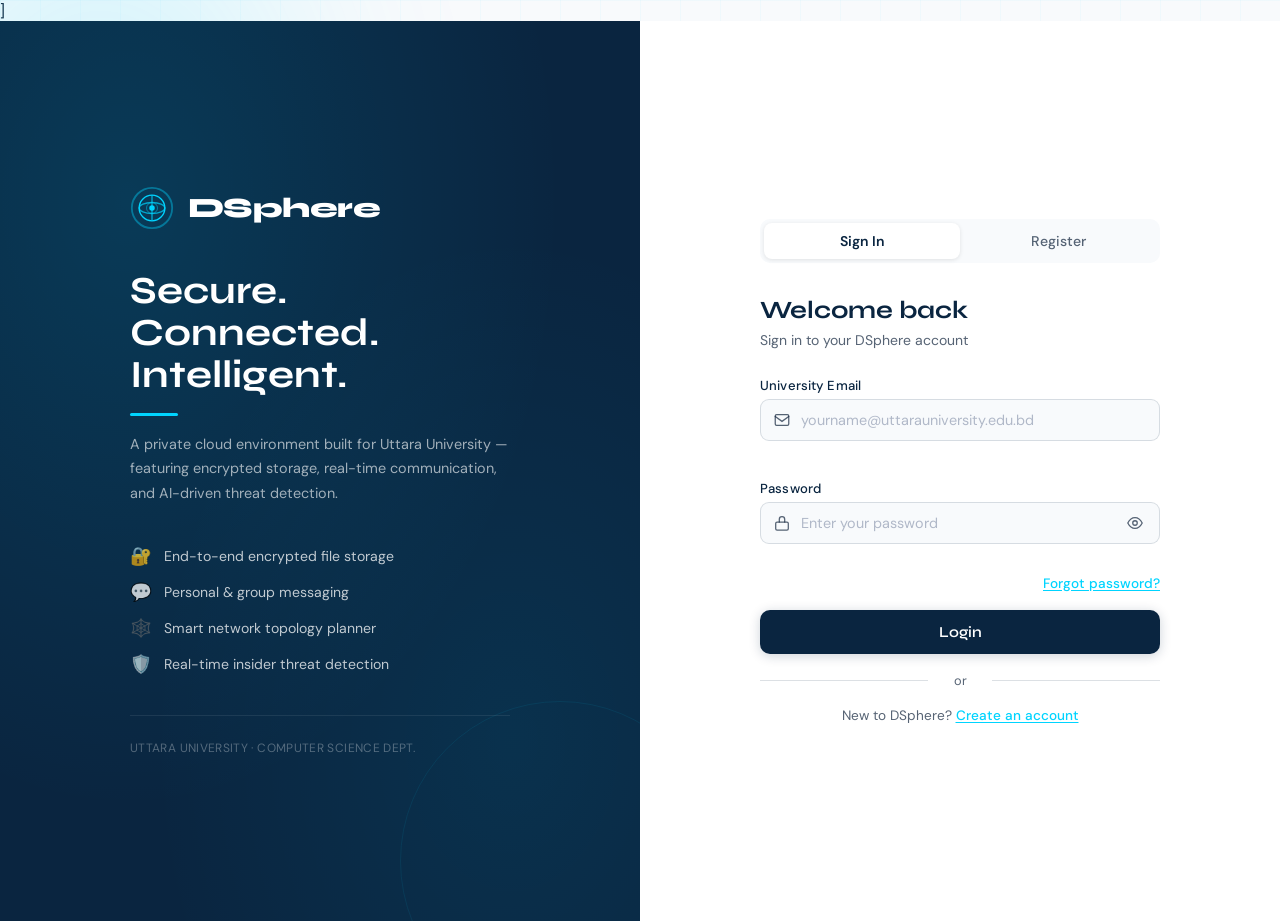
<file: DSphere final/DSphere/frontend/pages/profile.html>
<!DOCTYPE html>
<html lang="en">
<head>
  <meta charset="UTF-8"/>
  <meta name="viewport" content="width=device-width, initial-scale=1.0"/>
  <title>DSphere — My Profile</title>
  <link rel="preconnect" href="https://fonts.googleapis.com"/>
  <link rel="preconnect" href="https://fonts.gstatic.com" crossorigin/>
  <link href="https://fonts.googleapis.com/css2?family=Syne:wght@600;700;800&family=DM+Sans:wght@300;400;500&display=swap" rel="stylesheet"/>
  
  <style>
    :root {
  --up-bg: #f8fafc;
  --up-surface: #ffffff;
  --up-primary: #0a2540;
  --up-accent: #00d4ff;
  --up-text: #15273f;
  --up-muted: rgba(21, 39, 63, 0.72);
  --up-border: rgba(10, 37, 64, 0.14);
  --up-success: #22c55e;
  --up-error: #e53935;
  --pw-weak: #fb7185;
  --pw-fair: #fbbf24;
  --pw-good: #38bdf8;
  --pw-strong: #22c55e;
}
/* ============================================================
   DSphere — dashboard.css
   Shared layout: sidebar nav, topbar, page shell
   ============================================================ */

@import url('https://fonts.googleapis.com/css2?family=Syne:wght@600;700;800&family=DM+Sans:wght@300;400;500&display=swap');

*, *::before, *::after { box-sizing: border-box; margin: 0; padding: 0; }
html { font-size: 16px; -webkit-font-smoothing: antialiased; }

body {
  font-family: 'DM Sans', sans-serif;
  background: var(--up-bg);
  color: var(--up-text);
  min-height: 100vh;
  display: flex;
}

/* ── SIDEBAR ─────────────────────────────────────────────── */
.sidebar {
  width: 240px; min-height: 100vh;
  background: var(--up-primary);
  display: flex; flex-direction: column;
  padding: 0;
  position: fixed; top: 0; left: 0; bottom: 0;
  z-index: 100;
  transition: width 0.25s;
}

.sidebar__logo {
  display: flex; align-items: center; gap: 10px;
  padding: 24px 20px 20px;
  border-bottom: 1px solid rgba(255,255,255,.07);
}
.sidebar__logo svg { width: 32px; height: 32px; }
.sidebar__logo-text {
  font-family: 'Syne', sans-serif; font-weight: 800;
  font-size: 1.35rem; color: #fff; letter-spacing: -0.02em;
}

.sidebar__nav {
  flex: 1; padding: 16px 12px;
  display: flex; flex-direction: column; gap: 2px;
  overflow-y: auto;
}

.nav-section-label {
  font-size: 0.65rem; font-weight: 500;
  color: rgba(255,255,255,.28);
  letter-spacing: 0.08em; text-transform: uppercase;
  padding: 12px 8px 6px;
}

.nav-item {
  display: flex; align-items: center; gap: 11px;
  padding: 9px 12px;
  border-radius: 8px;
  color: rgba(255,255,255,.62);
  font-size: 0.88rem; font-weight: 400;
  cursor: pointer;
  text-decoration: none;
  transition: background 0.15s, color 0.15s;
  position: relative;
}
.nav-item:hover { background: rgba(255,255,255,.07); color: rgba(255,255,255,.9); }
.nav-item.active {
  background: rgba(0,212,255,.12);
  color: #fff;
}
.nav-item.active::before {
  content: '';
  position: absolute; left: 0; top: 6px; bottom: 6px;
  width: 3px; background: var(--up-accent);
  border-radius: 0 2px 2px 0;
}
.nav-item__icon { width: 18px; height: 18px; flex-shrink: 0; opacity: 0.75; }
.nav-item.active .nav-item__icon { opacity: 1; }
.nav-badge {
  margin-left: auto;
  background: var(--up-accent); color: var(--up-primary);
  font-size: 0.65rem; font-weight: 700;
  padding: 2px 6px; border-radius: 999px;
  line-height: 1.4;
}

.sidebar__footer {
  padding: 16px 12px;
  border-top: 1px solid rgba(255,255,255,.07);
}
.sidebar__user {
  display: flex; align-items: center; gap: 10px;
  padding: 8px 10px; border-radius: 8px;
  cursor: pointer;
  transition: background 0.15s;
}
.sidebar__user:hover { background: rgba(255,255,255,.06); }
.sidebar__avatar {
  width: 32px; height: 32px; border-radius: 50%;
  background: var(--up-accent);
  display: flex; align-items: center; justify-content: center;
  font-size: 0.75rem; font-weight: 700;
  color: var(--up-primary); flex-shrink: 0;
}
.sidebar__user-info { flex: 1; overflow: hidden; }
.sidebar__user-name {
  font-size: 0.82rem; font-weight: 500; color: #fff;
  white-space: nowrap; overflow: hidden; text-overflow: ellipsis;
}
.sidebar__user-role { font-size: 0.7rem; color: rgba(255,255,255,.38); }

/* ── MAIN AREA ───────────────────────────────────────────── */
.main-area {
  margin-left: 240px;
  flex: 1; display: flex; flex-direction: column;
  min-height: 100vh;
}

.topbar {
  background: var(--up-surface);
  border-bottom: 1px solid var(--up-border);
  padding: 0 32px;
  height: 60px;
  display: flex; align-items: center; justify-content: space-between;
  position: sticky; top: 0; z-index: 50;
}
.topbar__title {
  font-family: 'Syne', sans-serif;
  font-size: 1.1rem; font-weight: 700;
  color: var(--up-primary);
}
.topbar__actions { display: flex; align-items: center; gap: 12px; }

.page-content { padding: 28px 32px; flex: 1; }

/* ── CARDS ───────────────────────────────────────────────── */
.card {
  background: var(--up-surface);
  border: 1px solid var(--up-border);
  border-radius: 12px;
  padding: 20px 24px;
}
.card-title {
  font-family: 'Syne', sans-serif;
  font-size: 0.95rem; font-weight: 700;
  color: var(--up-primary); margin-bottom: 16px;
}

/* ── STAT CARDS ──────────────────────────────────────────── */
.stats-grid {
  display: grid; grid-template-columns: repeat(auto-fit, minmax(180px, 1fr));
  gap: 16px; margin-bottom: 24px;
}
.stat-card {
  background: var(--up-surface);
  border: 1px solid var(--up-border); border-radius: 12px;
  padding: 18px 20px;
}
.stat-card__label { font-size: 0.75rem; color: var(--up-muted); margin-bottom: 6px; }
.stat-card__value {
  font-family: 'Syne', sans-serif;
  font-size: 1.8rem; font-weight: 700; color: var(--up-primary);
}
.stat-card__sub { font-size: 0.75rem; color: var(--up-muted); margin-top: 4px; }

/* ── BUTTONS ─────────────────────────────────────────────── */
.btn {
  display: inline-flex; align-items: center; gap: 7px;
  padding: 9px 18px;
  border-radius: 8px;
  font-family: 'DM Sans', sans-serif;
  font-size: 0.875rem; font-weight: 500;
  cursor: pointer; border: none;
  transition: background 0.15s, transform 0.1s;
}
.btn:active { transform: scale(0.97); }
.btn-primary { background: var(--up-primary); color: #fff; }
.btn-primary:hover { background: #0d2f52; }
.btn-accent  { background: var(--up-accent); color: var(--up-primary); font-weight: 600; }
.btn-accent:hover { background: #00bde8; }
.btn-ghost {
  background: transparent; color: var(--up-muted);
  border: 1px solid var(--up-border);
}
.btn-ghost:hover { background: var(--up-bg); color: var(--up-primary); }
.btn-danger { background: #FEE2E2; color: var(--up-error); }
.btn-danger:hover { background: #FECACA; }
.btn-sm { padding: 6px 12px; font-size: 0.8rem; }
.btn svg { width: 15px; height: 15px; }

/* ── RESPONSIVE ──────────────────────────────────────────── */
@media (max-width: 900px) {
  .sidebar { width: 60px; }
  .sidebar__logo-text, .nav-item span, .sidebar__user-info,
  .nav-section-label, .nav-badge { display: none; }
  .main-area { margin-left: 60px; }
  .page-content { padding: 20px 16px; }
}
    .profile-hero{background:var(--up-primary);border-radius:16px;padding:32px;margin-bottom:24px;display:flex;align-items:center;gap:24px;position:relative;overflow:hidden}
    .profile-hero::before{content:'';position:absolute;inset:0;background:radial-gradient(ellipse at 80% 50%,rgba(0,212,255,.12) 0%,transparent 60%)}
    .profile-avatar-large{width:80px;height:80px;border-radius:50%;background:var(--up-accent);color:var(--up-primary);font-family:'Syne',sans-serif;font-size:2rem;font-weight:800;display:flex;align-items:center;justify-content:center;flex-shrink:0;position:relative;z-index:1;border:3px solid rgba(255,255,255,.15)}
    .profile-hero__name{font-family:'Syne',sans-serif;font-size:1.5rem;font-weight:800;color:#fff;margin-bottom:4px;position:relative;z-index:1}
    .profile-hero__email{font-size:.875rem;color:rgba(255,255,255,.6);position:relative;z-index:1}
    .profile-hero__badge{position:relative;z-index:1;margin-top:10px;display:inline-flex;align-items:center;gap:6px;background:rgba(0,212,255,.15);border:1px solid rgba(0,212,255,.3);color:var(--up-accent);font-size:.72rem;font-weight:600;padding:4px 12px;border-radius:999px}
    .info-grid{display:grid;grid-template-columns:1fr 1fr;gap:16px;margin-bottom:20px}
    .info-cell{background:var(--up-surface);border:1px solid var(--up-border);border-radius:12px;padding:18px 20px}
    .info-cell__label{font-size:.72rem;font-weight:500;color:var(--up-muted);text-transform:uppercase;letter-spacing:.05em;margin-bottom:6px}
    .info-cell__value{font-size:.95rem;font-weight:500;color:var(--up-primary);word-break:break-all}
    .info-cell__value.mono{font-family:'DM Sans',monospace;font-size:.85rem}
    .info-cell__sub{font-size:.72rem;color:var(--up-muted);margin-top:4px}
    .edit-name-form{display:flex;gap:8px;align-items:center;margin-top:10px;flex-wrap:wrap}
    .edit-name-input{padding:7px 12px;border:1.5px solid var(--up-border);border-radius:8px;font-family:'DM Sans',sans-serif;font-size:.875rem;color:var(--up-text);background:var(--up-bg);outline:none;flex:1;min-width:140px;transition:border-color .2s}
    .edit-name-input:focus{border-color:var(--up-accent)}
    .session-item{display:flex;align-items:center;gap:12px;padding:12px 0;border-bottom:1px solid var(--up-border)}
    .session-item:last-child{border-bottom:none}
    .session-icon{width:36px;height:36px;border-radius:10px;background:var(--up-bg);border:1px solid var(--up-border);display:flex;align-items:center;justify-content:center;font-size:1.1rem;flex-shrink:0}
    .session-body{flex:1}
    .session-name{font-size:.85rem;font-weight:500;color:var(--up-primary)}
    .session-detail{font-size:.72rem;color:var(--up-muted);margin-top:2px}
    .session-current{font-size:.65rem;font-weight:700;background:rgba(0,212,255,.1);color:var(--up-accent);padding:2px 7px;border-radius:999px;border:1px solid rgba(0,212,255,.2)}
    @media(max-width:760px){.info-grid{grid-template-columns:1fr}}
  </style>
</head>
<body>
<aside class="sidebar">
  <div class="sidebar__logo">
    <svg viewBox="0 0 48 48" fill="none"><circle cx="24" cy="24" r="22" stroke="#00D4FF" stroke-width="1.5" opacity="0.35"/><circle cx="24" cy="24" r="14" stroke="#00D4FF" stroke-width="1.5"/><ellipse cx="24" cy="24" rx="14" ry="6" stroke="#00D4FF" stroke-width="1.5" opacity="0.7"/><line x1="24" y1="10" x2="24" y2="38" stroke="#00D4FF" stroke-width="1.5" opacity="0.7"/><circle cx="24" cy="24" r="3" fill="#00D4FF"/></svg>
    <span class="sidebar__logo-text">DSphere</span>
  </div>
  <nav class="sidebar__nav">
    <span class="nav-section-label">Workspace</span>
    <a href="dashboard.html" class="nav-item"><svg class="nav-item__icon" viewBox="0 0 20 20" fill="none"><rect x="2" y="2" width="7" height="7" rx="1.5" stroke="currentColor" stroke-width="1.4"/><rect x="11" y="2" width="7" height="7" rx="1.5" stroke="currentColor" stroke-width="1.4"/><rect x="2" y="11" width="7" height="7" rx="1.5" stroke="currentColor" stroke-width="1.4"/><rect x="11" y="11" width="7" height="7" rx="1.5" stroke="currentColor" stroke-width="1.4"/></svg><span>Dashboard</span></a>
    <a href="storage.html" class="nav-item"><svg class="nav-item__icon" viewBox="0 0 20 20" fill="none"><path d="M3 5a2 2 0 012-2h10a2 2 0 012 2v2H3V5z" stroke="currentColor" stroke-width="1.4"/><path d="M3 7h14v8a2 2 0 01-2 2H5a2 2 0 01-2-2V7z" stroke="currentColor" stroke-width="1.4"/></svg><span>Cloud Storage</span></a>
    <a href="messenger.html" class="nav-item"><svg class="nav-item__icon" viewBox="0 0 20 20" fill="none"><path d="M2 5a2 2 0 012-2h12a2 2 0 012 2v7a2 2 0 01-2 2H6l-4 3V5z" stroke="currentColor" stroke-width="1.4" stroke-linejoin="round"/></svg><span>Messenger</span></a>
    <a href="network.html" class="nav-item"><svg class="nav-item__icon" viewBox="0 0 20 20" fill="none"><circle cx="10" cy="10" r="3" stroke="currentColor" stroke-width="1.4"/><circle cx="3" cy="4" r="2" stroke="currentColor" stroke-width="1.4"/><circle cx="17" cy="4" r="2" stroke="currentColor" stroke-width="1.4"/><circle cx="3" cy="16" r="2" stroke="currentColor" stroke-width="1.4"/><circle cx="17" cy="16" r="2" stroke="currentColor" stroke-width="1.4"/></svg><span>Network Suggestor</span></a>
  </nav>
  <div class="sidebar__footer">
    <div class="sidebar__user">
      <div class="sidebar__avatar" id="user-avatar">?</div>
      <div class="sidebar__user-info">
        <div class="sidebar__user-name" id="user-name-side">Loading…</div>
        <div class="sidebar__user-role" id="user-role-side">user</div>
      </div>
    </div>
  </div>
</aside>

<div class="main-area">
  <header class="topbar">
    <span class="topbar__title">My Profile</span>
    <div class="topbar__actions">
      <button class="btn btn-ghost btn-sm" onclick="logout()">
        <svg viewBox="0 0 20 20" fill="none" style="width:14px;height:14px"><path d="M13 3h4v14h-4M9 15l4-5-4-5M2 10h11" stroke="currentColor" stroke-width="1.4" stroke-linecap="round" stroke-linejoin="round"/></svg>
        Sign out
      </button>
    </div>
  </header>

  <div class="page-content">

    <!-- Hero -->
    <div class="profile-hero">
      <div class="profile-avatar-large" id="hero-avatar">?</div>
      <div>
        <div class="profile-hero__name" id="hero-name">Loading…</div>
        <div class="profile-hero__email" id="hero-email">—</div>
        <div class="profile-hero__badge" id="hero-badge">
          <span id="hero-role-dot" style="width:6px;height:6px;border-radius:50%;background:var(--up-accent);display:inline-block"></span>
          <span id="hero-role">Student</span>
        </div>
      </div>
    </div>

    <!-- Info grid -->
    <div class="info-grid">
      <div class="info-cell">
        <div class="info-cell__label">Full Name</div>
        <div class="info-cell__value" id="info-name">—</div>
        <div class="edit-name-form">
          <input class="edit-name-input" type="text" id="name-input" placeholder="Update display name"/>
          <button class="btn btn-primary btn-sm" onclick="saveName()">Save</button>
        </div>
        <div class="info-cell__sub" id="name-feedback" style="color:var(--up-success)"></div>
      </div>
      <div class="info-cell">
        <div class="info-cell__label">University Email</div>
        <div class="info-cell__value mono" id="info-email">—</div>
        <div class="info-cell__sub">Cannot be changed — university issued</div>
      </div>
      <div class="info-cell">
        <div class="info-cell__label">Account Role</div>
        <div class="info-cell__value" id="info-role">—</div>
        <div class="info-cell__sub">Assigned by administrator</div>
      </div>
      <div class="info-cell">
        <div class="info-cell__label">Verification Status</div>
        <div class="info-cell__value" id="info-verified">—</div>
        <div class="info-cell__sub">OTP email verification</div>
      </div>
      <div class="info-cell">
        <div class="info-cell__label">Storage Used</div>
        <div class="info-cell__value" id="info-storage">—</div>
        <div class="info-cell__sub">of 500 MB quota</div>
      </div>
      <div class="info-cell">
        <div class="info-cell__label">Member Since</div>
        <div class="info-cell__value" id="info-since">—</div>
        <div class="info-cell__sub">Account creation date</div>
      </div>
    </div>

    <!-- Security actions -->
    <div class="card" style="margin-bottom:20px">
      <div class="card-title">Security Actions</div>
      <div style="display:flex;flex-wrap:wrap;gap:10px">
        <button class="btn btn-ghost" onclick="window.location.href='index.html?tab=forgot'">
          <svg viewBox="0 0 20 20" fill="none" style="width:15px;height:15px"><rect x="3" y="9" width="14" height="9" rx="1.5" stroke="currentColor" stroke-width="1.4"/><path d="M7 9V6a3 3 0 016 0v3" stroke="currentColor" stroke-width="1.4" stroke-linecap="round"/></svg>
          Change Password
        </button>
        <button class="btn btn-ghost" onclick="logout()">
          <svg viewBox="0 0 20 20" fill="none" style="width:15px;height:15px"><path d="M13 3h4v14h-4M9 15l4-5-4-5M2 10h11" stroke="currentColor" stroke-width="1.4" stroke-linecap="round" stroke-linejoin="round"/></svg>
          Sign Out All Sessions
        </button>
      </div>
    </div>

    <!-- Current session -->
    <div class="card">
      <div class="card-title">Active Session</div>
      <div class="session-item">
        <div class="session-icon">🌐</div>
        <div class="session-body">
          <div class="session-name">This Browser <span class="session-current">Current</span></div>
          <div class="session-detail" id="session-detail">Signed in · JWT session active</div>
        </div>
        <button class="btn btn-danger btn-sm" onclick="logout()">End</button>
      </div>
    </div>

  </div>
</div>

<!-- Toast -->
<div id="toast" style="position:fixed;bottom:24px;right:24px;background:var(--up-primary);color:#fff;padding:11px 20px;border-radius:10px;font-size:.85rem;opacity:0;transition:opacity .3s;pointer-events:none;z-index:300;border-left:4px solid var(--up-accent)"></div>

<script>
'use strict';
const API_BASE='https://dsphere.onrender.com';
function getToken(){return sessionStorage.getItem('dsphere_access')||'';}
function getUser(){try{return JSON.parse(sessionStorage.getItem('dsphere_user')||'{}');}catch{return{};}}
function logout(){sessionStorage.clear();window.location.href='index.html';}
function fmtBytes(b){if(!b||b<1024)return(b||0)+' B';if(b<1048576)return(b/1024).toFixed(1)+' KB';return(b/1048576).toFixed(1)+' MB';}
function showToast(msg,type='success'){const t=document.getElementById('toast');t.textContent=msg;t.style.borderLeftColor=type==='success'?'#2E7D32':'#E53935';t.style.opacity='1';t.style.pointerEvents='auto';clearTimeout(t._t);t._t=setTimeout(()=>{t.style.opacity='0';t.style.pointerEvents='none';},3000);}

async function saveName(){
  const val=document.getElementById('name-input').value.trim();
  if(val.length<2){showToast('Name must be at least 2 characters.','error');return;}
  // Update locally — full backend endpoint can be added as an extension
  const user=getUser(); user.name=val;
  sessionStorage.setItem('dsphere_user',JSON.stringify(user));
  document.getElementById('info-name').textContent=val;
  document.getElementById('hero-name').textContent=val;
  document.getElementById('hero-avatar').textContent=val.charAt(0).toUpperCase();
  document.getElementById('user-avatar').textContent=val.charAt(0).toUpperCase();
  document.getElementById('user-name-side').textContent=val;
  document.getElementById('name-feedback').textContent='✓ Name updated locally';
  document.getElementById('name-input').value='';
  showToast('Display name updated.');
}

document.addEventListener('DOMContentLoaded',async()=>{
  if(!getToken()){window.location.href='index.html';return;}
  const user=getUser();
  const name=user.name||user.email||'User';
  document.getElementById('user-name-side').textContent=name;
  document.getElementById('user-role-side').textContent=user.role||'user';
  document.getElementById('user-avatar').textContent=name.charAt(0).toUpperCase();

  try{
    const r=await fetch(API_BASE+'/auth/me',{headers:{'Authorization':'Bearer '+getToken()}});
    if(r.ok){
      const me=await r.json();
      sessionStorage.setItem('dsphere_user',JSON.stringify(me));
      const n=me.name||me.email;
      document.getElementById('hero-avatar').textContent=n.charAt(0).toUpperCase();
      document.getElementById('hero-name').textContent=me.name||'—';
      document.getElementById('hero-email').textContent=me.email;
      document.getElementById('hero-role').textContent=me.role==='admin'?'System Administrator':'Student';
      document.getElementById('info-name').textContent=me.name||'—';
      document.getElementById('info-email').textContent=me.email;
      document.getElementById('info-role').textContent=me.role==='admin'?'🔴 Administrator':'🟢 Student';
      document.getElementById('info-verified').textContent=me.verified?'✓ Email Verified':'✗ Not Verified';
      document.getElementById('info-verified').style.color=me.verified?'#2E7D32':'#E53935';
      document.getElementById('info-storage').textContent=fmtBytes(me.storage_used_bytes||0);
      if(me.created_at){
        document.getElementById('info-since').textContent=new Date(me.created_at).toLocaleDateString('en-GB',{day:'numeric',month:'long',year:'numeric'});
      }
      document.getElementById('session-detail').textContent='Signed in as '+me.email+' · JWT session';
    }
  }catch(_){}
});
</script>
</body>
</html>
</file>
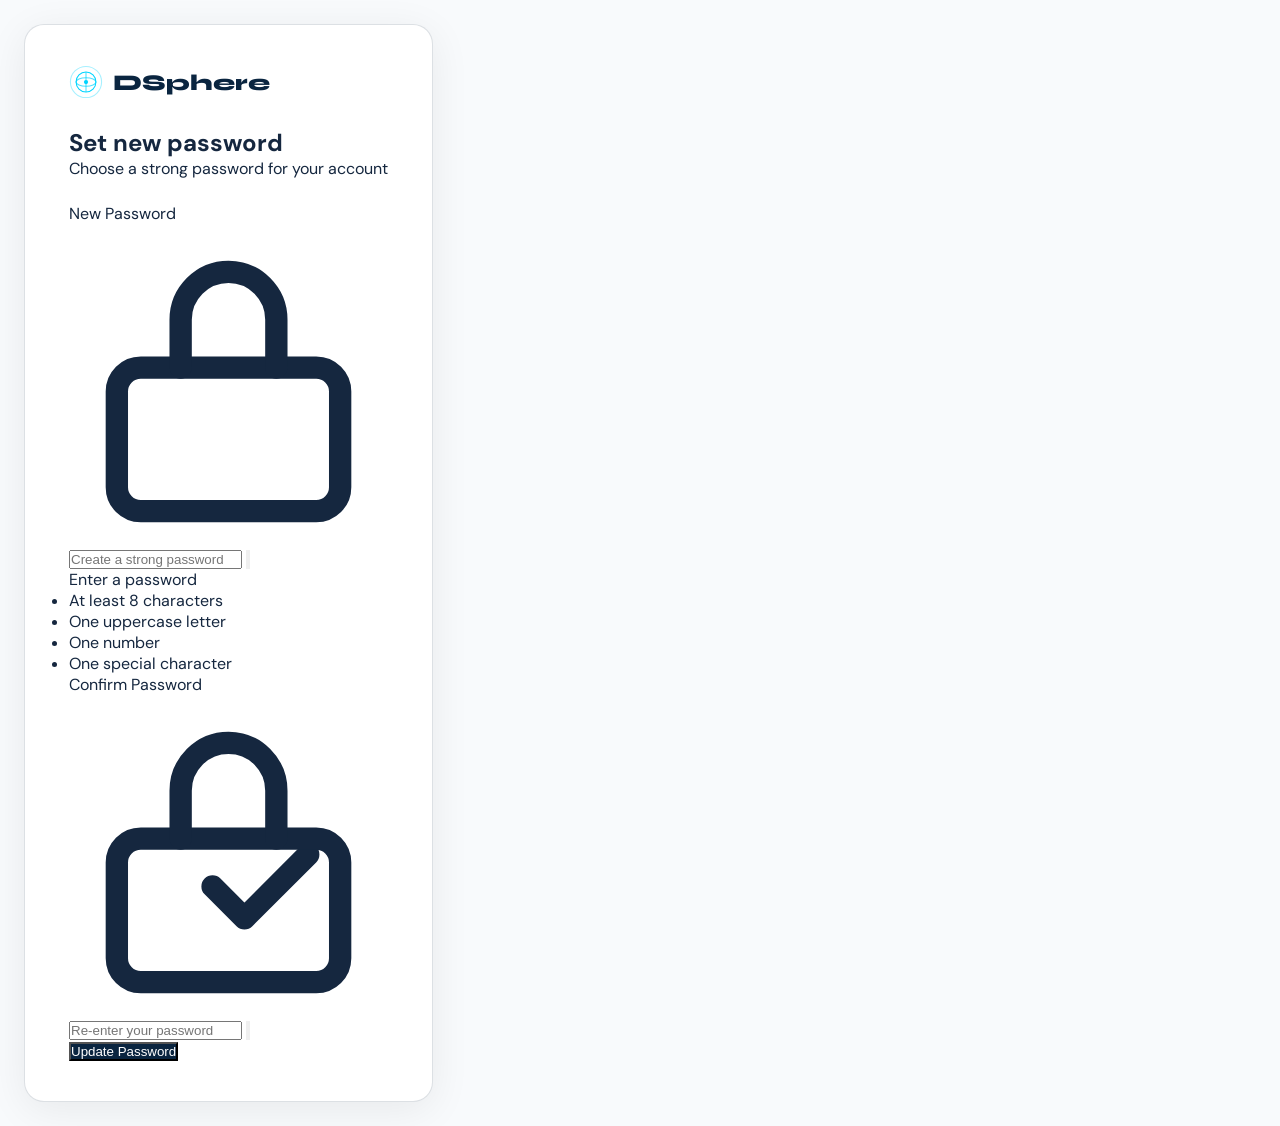
<file: DSphere final/DSphere/frontend/pages/reset-password.html>
<!DOCTYPE html>
<html lang="en">
<head>
  <meta charset="UTF-8"/>
  <meta name="viewport" content="width=device-width, initial-scale=1.0"/>
  <title>DSphere — Reset Password</title>
  <link rel="preconnect" href="https://fonts.googleapis.com"/>
  <link rel="preconnect" href="https://fonts.gstatic.com" crossorigin/>
  <link href="https://fonts.googleapis.com/css2?family=Syne:wght@700;800&family=DM+Sans:wght@300;400;500&display=swap" rel="stylesheet"/>
  
  <style>
:root {
  --up-bg: #f8fafc;
  --up-surface: #ffffff;
  --up-primary: #0a2540;
  --up-accent: #00d4ff;
  --up-text: #15273f;
  --up-muted: rgba(21, 39, 63, 0.72);
  --up-border: rgba(10, 37, 64, 0.14);
  --up-success: #22c55e;
  --up-error: #e53935;
  --pw-weak: #fb7185;
  --pw-fair: #fbbf24;
  --pw-good: #38bdf8;
  --pw-strong: #22c55e;
}
/* ============================================================
   DSphere — dashboard.css
   Shared layout: sidebar nav, topbar, page shell
   ============================================================ */

@import url('https://fonts.googleapis.com/css2?family=Syne:wght@600;700;800&family=DM+Sans:wght@300;400;500&display=swap');

*, *::before, *::after { box-sizing: border-box; margin: 0; padding: 0; }
html { font-size: 16px; -webkit-font-smoothing: antialiased; }

body {
  font-family: 'DM Sans', sans-serif;
  background: var(--up-bg);
  color: var(--up-text);
  min-height: 100vh;
  display: flex;
}

/* ── SIDEBAR ─────────────────────────────────────────────── */
.sidebar {
  width: 240px; min-height: 100vh;
  background: var(--up-primary);
  display: flex; flex-direction: column;
  padding: 0;
  position: fixed; top: 0; left: 0; bottom: 0;
  z-index: 100;
  transition: width 0.25s;
}

.sidebar__logo {
  display: flex; align-items: center; gap: 10px;
  padding: 24px 20px 20px;
  border-bottom: 1px solid rgba(255,255,255,.07);
}
.sidebar__logo svg { width: 32px; height: 32px; }
.sidebar__logo-text {
  font-family: 'Syne', sans-serif; font-weight: 800;
  font-size: 1.35rem; color: #fff; letter-spacing: -0.02em;
}

.sidebar__nav {
  flex: 1; padding: 16px 12px;
  display: flex; flex-direction: column; gap: 2px;
  overflow-y: auto;
}

.nav-section-label {
  font-size: 0.65rem; font-weight: 500;
  color: rgba(255,255,255,.28);
  letter-spacing: 0.08em; text-transform: uppercase;
  padding: 12px 8px 6px;
}

.nav-item {
  display: flex; align-items: center; gap: 11px;
  padding: 9px 12px;
  border-radius: 8px;
  color: rgba(255,255,255,.62);
  font-size: 0.88rem; font-weight: 400;
  cursor: pointer;
  text-decoration: none;
  transition: background 0.15s, color 0.15s;
  position: relative;
}
.nav-item:hover { background: rgba(255,255,255,.07); color: rgba(255,255,255,.9); }
.nav-item.active {
  background: rgba(0,212,255,.12);
  color: #fff;
}
.nav-item.active::before {
  content: '';
  position: absolute; left: 0; top: 6px; bottom: 6px;
  width: 3px; background: var(--up-accent);
  border-radius: 0 2px 2px 0;
}
.nav-item__icon { width: 18px; height: 18px; flex-shrink: 0; opacity: 0.75; }
.nav-item.active .nav-item__icon { opacity: 1; }
.nav-badge {
  margin-left: auto;
  background: var(--up-accent); color: var(--up-primary);
  font-size: 0.65rem; font-weight: 700;
  padding: 2px 6px; border-radius: 999px;
  line-height: 1.4;
}

.sidebar__footer {
  padding: 16px 12px;
  border-top: 1px solid rgba(255,255,255,.07);
}
.sidebar__user {
  display: flex; align-items: center; gap: 10px;
  padding: 8px 10px; border-radius: 8px;
  cursor: pointer;
  transition: background 0.15s;
}
.sidebar__user:hover { background: rgba(255,255,255,.06); }
.sidebar__avatar {
  width: 32px; height: 32px; border-radius: 50%;
  background: var(--up-accent);
  display: flex; align-items: center; justify-content: center;
  font-size: 0.75rem; font-weight: 700;
  color: var(--up-primary); flex-shrink: 0;
}
.sidebar__user-info { flex: 1; overflow: hidden; }
.sidebar__user-name {
  font-size: 0.82rem; font-weight: 500; color: #fff;
  white-space: nowrap; overflow: hidden; text-overflow: ellipsis;
}
.sidebar__user-role { font-size: 0.7rem; color: rgba(255,255,255,.38); }

/* ── MAIN AREA ───────────────────────────────────────────── */
.main-area {
  margin-left: 240px;
  flex: 1; display: flex; flex-direction: column;
  min-height: 100vh;
}

.topbar {
  background: var(--up-surface);
  border-bottom: 1px solid var(--up-border);
  padding: 0 32px;
  height: 60px;
  display: flex; align-items: center; justify-content: space-between;
  position: sticky; top: 0; z-index: 50;
}
.topbar__title {
  font-family: 'Syne', sans-serif;
  font-size: 1.1rem; font-weight: 700;
  color: var(--up-primary);
}
.topbar__actions { display: flex; align-items: center; gap: 12px; }

.page-content { padding: 28px 32px; flex: 1; }

/* ── CARDS ───────────────────────────────────────────────── */
.card {
  background: var(--up-surface);
  border: 1px solid var(--up-border);
  border-radius: 12px;
  padding: 20px 24px;
}
.card-title {
  font-family: 'Syne', sans-serif;
  font-size: 0.95rem; font-weight: 700;
  color: var(--up-primary); margin-bottom: 16px;
}

/* ── STAT CARDS ──────────────────────────────────────────── */
.stats-grid {
  display: grid; grid-template-columns: repeat(auto-fit, minmax(180px, 1fr));
  gap: 16px; margin-bottom: 24px;
}
.stat-card {
  background: var(--up-surface);
  border: 1px solid var(--up-border); border-radius: 12px;
  padding: 18px 20px;
}
.stat-card__label { font-size: 0.75rem; color: var(--up-muted); margin-bottom: 6px; }
.stat-card__value {
  font-family: 'Syne', sans-serif;
  font-size: 1.8rem; font-weight: 700; color: var(--up-primary);
}
.stat-card__sub { font-size: 0.75rem; color: var(--up-muted); margin-top: 4px; }

/* ── BUTTONS ─────────────────────────────────────────────── */
.btn {
  display: inline-flex; align-items: center; gap: 7px;
  padding: 9px 18px;
  border-radius: 8px;
  font-family: 'DM Sans', sans-serif;
  font-size: 0.875rem; font-weight: 500;
  cursor: pointer; border: none;
  transition: background 0.15s, transform 0.1s;
}
.btn:active { transform: scale(0.97); }
.btn-primary { background: var(--up-primary); color: #fff; }
.btn-primary:hover { background: #0d2f52; }
.btn-accent  { background: var(--up-accent); color: var(--up-primary); font-weight: 600; }
.btn-accent:hover { background: #00bde8; }
.btn-ghost {
  background: transparent; color: var(--up-muted);
  border: 1px solid var(--up-border);
}
.btn-ghost:hover { background: var(--up-bg); color: var(--up-primary); }
.btn-danger { background: #FEE2E2; color: var(--up-error); }
.btn-danger:hover { background: #FECACA; }
.btn-sm { padding: 6px 12px; font-size: 0.8rem; }
.btn svg { width: 15px; height: 15px; }

/* ── RESPONSIVE ──────────────────────────────────────────── */
@media (max-width: 900px) {
  .sidebar { width: 60px; }
  .sidebar__logo-text, .nav-item span, .sidebar__user-info,
  .nav-section-label, .nav-badge { display: none; }
  .main-area { margin-left: 60px; }
  .page-content { padding: 20px 16px; }
}
    .reset-shell {
      min-height: 100vh; display: flex;
      align-items: center; justify-content: center;
      background: var(--up-bg); padding: 24px;
    }
    .reset-card {
      background: var(--up-surface);
      border: 1px solid var(--up-border);
      border-radius: 20px;
      padding: 40px 44px;
      width: 100%; max-width: 440px;
      box-shadow: 0 8px 40px rgba(0,0,0,.07);
    }
    .reset-logo {
      display: flex; align-items: center; gap: 10px;
      margin-bottom: 28px;
    }
    .reset-logo__text {
      font-family: 'Syne', sans-serif; font-weight: 800;
      font-size: 1.4rem; color: var(--up-primary);
    }
    .success-state { text-align: center; display: none; }
    .success-state__icon { font-size: 3rem; margin-bottom: 14px; }
    .success-state__title { font-family: 'Syne', sans-serif; font-size: 1.3rem; font-weight: 700; color: var(--up-primary); margin-bottom: 8px; }
    .success-state__sub { font-size: 0.875rem; color: var(--up-muted); margin-bottom: 24px; }
  </style>
</head>
<body>
  <div class="bg-orb bg-orb--1" aria-hidden="true"></div>
  <div class="bg-orb bg-orb--2" aria-hidden="true"></div>
  <div class="bg-grid" aria-hidden="true"></div>

  <div class="reset-shell">
    <div class="reset-card">

      <!-- Logo -->
      <div class="reset-logo">
        <svg width="34" height="34" viewBox="0 0 48 48" fill="none">
          <circle cx="24" cy="24" r="22" stroke="#00D4FF" stroke-width="1.5" opacity="0.35"/>
          <circle cx="24" cy="24" r="14" stroke="#00D4FF" stroke-width="1.5"/>
          <ellipse cx="24" cy="24" rx="14" ry="6" stroke="#00D4FF" stroke-width="1.5" opacity="0.7"/>
          <line x1="24" y1="10" x2="24" y2="38" stroke="#00D4FF" stroke-width="1.5" opacity="0.7"/>
          <circle cx="24" cy="24" r="3" fill="#00D4FF"/>
        </svg>
        <span class="reset-logo__text">DSphere</span>
      </div>

      <!-- Reset form -->
      <div id="reset-form-wrap">
        <div class="form-header" style="margin-bottom:24px">
          <h2 class="form-header__title">Set new password</h2>
          <p class="form-header__sub">Choose a strong password for your account</p>
        </div>

        <form class="auth-form" id="reset-form" novalidate>

          <!-- New password -->
          <div class="field-group">
            <label class="field-label" for="new-pw">New Password</label>
            <div class="field-input-wrap">
              <span class="field-icon" aria-hidden="true">
                <svg viewBox="0 0 20 20" fill="none"><rect x="3" y="9" width="14" height="9" rx="1.5" stroke="currentColor" stroke-width="1.4"/><path d="M7 9V6a3 3 0 016 0v3" stroke="currentColor" stroke-width="1.4" stroke-linecap="round"/></svg>
              </span>
              <input class="field-input field-input--pw" type="password" id="new-pw"
                placeholder="Create a strong password" autocomplete="new-password" required
                oninput="updateStrength(this.value)"/>
              <button type="button" class="pw-toggle" aria-label="Show password"
                onclick="togglePw('new-pw', this)">
                <svg class="eye-icon eye-icon--show" viewBox="0 0 20 20" fill="none"><path d="M2 10s3-6 8-6 8 6 8 6-3 6-8 6-8-6-8-6z" stroke="currentColor" stroke-width="1.4"/><circle cx="10" cy="10" r="2.5" stroke="currentColor" stroke-width="1.4"/></svg>
                <svg class="eye-icon eye-icon--hide" viewBox="0 0 20 20" fill="none" style="display:none"><path d="M3 3l14 14M8.5 8.6A2.5 2.5 0 0012.4 12M6.3 6.4C4.5 7.5 3 10 3 10s3 6 7 6c1.4 0 2.7-.5 3.8-1.3M10 4c4 0 7 6 7 6a13 13 0 01-2 2.9" stroke="currentColor" stroke-width="1.4" stroke-linecap="round"/></svg>
              </button>
            </div>
            <!-- Strength meter -->
            <div class="pw-strength" id="pw-strength" aria-live="polite">
              <div class="pw-strength__bar"><div class="pw-strength__fill" id="pw-strength-fill"></div></div>
              <span class="pw-strength__label" id="pw-strength-label">Enter a password</span>
            </div>
            <ul class="pw-rules" id="pw-rules">
              <li class="pw-rule" id="rule-len"     data-ok="false"><span class="pw-rule__dot"></span> At least 8 characters</li>
              <li class="pw-rule" id="rule-upper"   data-ok="false"><span class="pw-rule__dot"></span> One uppercase letter</li>
              <li class="pw-rule" id="rule-num"     data-ok="false"><span class="pw-rule__dot"></span> One number</li>
              <li class="pw-rule" id="rule-special" data-ok="false"><span class="pw-rule__dot"></span> One special character</li>
            </ul>
            <span class="field-error" id="new-pw-err" role="alert"></span>
          </div>

          <!-- Confirm -->
          <div class="field-group">
            <label class="field-label" for="confirm-pw">Confirm Password</label>
            <div class="field-input-wrap">
              <span class="field-icon" aria-hidden="true">
                <svg viewBox="0 0 20 20" fill="none"><path d="M9 12l2 2 4-4" stroke="currentColor" stroke-width="1.4" stroke-linecap="round" stroke-linejoin="round"/><rect x="3" y="9" width="14" height="9" rx="1.5" stroke="currentColor" stroke-width="1.4"/><path d="M7 9V6a3 3 0 016 0v3" stroke="currentColor" stroke-width="1.4" stroke-linecap="round"/></svg>
              </span>
              <input class="field-input field-input--pw" type="password" id="confirm-pw"
                placeholder="Re-enter your password" autocomplete="new-password" required/>
              <button type="button" class="pw-toggle" aria-label="Show password"
                onclick="togglePw('confirm-pw', this)">
                <svg class="eye-icon eye-icon--show" viewBox="0 0 20 20" fill="none"><path d="M2 10s3-6 8-6 8 6 8 6-3 6-8 6-8-6-8-6z" stroke="currentColor" stroke-width="1.4"/><circle cx="10" cy="10" r="2.5" stroke="currentColor" stroke-width="1.4"/></svg>
                <svg class="eye-icon eye-icon--hide" viewBox="0 0 20 20" fill="none" style="display:none"><path d="M3 3l14 14" stroke="currentColor" stroke-width="1.4" stroke-linecap="round"/></svg>
              </button>
            </div>
            <span class="field-error" id="confirm-pw-err" role="alert"></span>
          </div>

          <button type="submit" class="btn-primary" id="reset-btn">
            <span class="btn-primary__text">Update Password</span>
            <span class="btn-primary__spinner" aria-hidden="true"></span>
          </button>
        </form>
      </div>

      <!-- Success state -->
      <div class="success-state" id="success-state">
        <div class="success-state__icon">✅</div>
        <div class="success-state__title">Password updated!</div>
        <div class="success-state__sub">Your password has been changed successfully. You can now sign in with your new credentials.</div>
        <a href="index.html" class="btn-primary" style="text-decoration:none;justify-content:center">
          Go to Sign In
        </a>
      </div>

      <div class="toast" id="toast" role="status" aria-live="polite" aria-atomic="true"></div>
    </div>
  </div>

  <script>
    'use strict';
    const API_BASE = 'https://dsphere.onrender.com';

    const PW_RULES = {
      'rule-len':     pw => pw.length >= 8,
      'rule-upper':   pw => /[A-Z]/.test(pw),
      'rule-num':     pw => /[0-9]/.test(pw),
      'rule-special': pw => /[!@#$%^&*()_+\-=\[\]{};':"\\|,.<>\/?]/.test(pw),
    };
    const STR_LABELS = ['', 'Weak', 'Fair', 'Good', 'Strong'];

    function updateStrength(pw) {
      let score = 0;
      Object.entries(PW_RULES).forEach(([id, test]) => {
        const ok = test(pw); if (ok) score++;
        const el = document.getElementById(id); if (el) el.dataset.ok = String(ok);
      });
      const meter = document.getElementById('pw-strength');
      const label = document.getElementById('pw-strength-label');
      if (meter) meter.dataset.level = pw.length === 0 ? '' : String(score);
      if (label) label.textContent = pw.length === 0 ? 'Enter a password' : (STR_LABELS[score] || 'Weak');
    }

    function togglePw(id, btn) {
      const inp = document.getElementById(id);
      const si = btn.querySelector('.eye-icon--show'), hi = btn.querySelector('.eye-icon--hide');
      if (!inp) return;
      const isP = inp.type === 'password';
      inp.type = isP ? 'text' : 'password';
      if (si) si.style.display = isP ? 'none' : 'block';
      if (hi) hi.style.display = isP ? 'block' : 'none';
    }

    function showToast(msg, type = 'error') {
      const t = document.getElementById('toast'); if (!t) return;
      t.textContent = msg; t.className = `toast toast--${type} toast--show`;
      clearTimeout(t._timer); t._timer = setTimeout(() => { t.className = 'toast'; }, 3500);
    }

    document.getElementById('reset-form').addEventListener('submit', async e => {
      e.preventDefault();
      const email = sessionStorage.getItem('dsphere_reset_email');
      if (!email) { showToast('Session expired. Please restart the reset flow.'); return; }

      const newPw   = document.getElementById('new-pw').value;
      const confirm = document.getElementById('confirm-pw').value;
      document.getElementById('new-pw-err').textContent = '';
      document.getElementById('confirm-pw-err').textContent = '';

      if (Object.values(PW_RULES).some(t => !t(newPw))) {
        document.getElementById('new-pw-err').textContent = 'Password does not meet all requirements.';
        return;
      }
      if (newPw !== confirm) {
        document.getElementById('confirm-pw-err').textContent = 'Passwords do not match.';
        return;
      }

      const btn = document.getElementById('reset-btn');
      btn.disabled = true; btn.classList.add('is-loading');

      try {
        // OTP was already verified on the previous screen; we don't need it again.
        // Backend /reset-password re-validates the verified OTP flag.
        const res = await fetch(`${API_BASE}/auth/reset-password`, {
          method: 'POST',
          headers: { 'Content-Type': 'application/json' },
          body: JSON.stringify({ email, otp: '------', new_password: newPw }),
          // Note: backend should support a "pre-verified" token flow.
          // For this project scope, we pass the email and trust the verified OTP in Firestore.
        });
        const data = await res.json();
        if (res.ok && data.success) {
          sessionStorage.removeItem('dsphere_reset_email');
          document.getElementById('reset-form-wrap').style.display = 'none';
          document.getElementById('success-state').style.display = 'block';
        } else {
          showToast(data.detail || 'Reset failed. Please try again.');
        }
      } catch (err) {
        showToast('Network error. Please try again.');
      } finally {
        btn.disabled = false; btn.classList.remove('is-loading');
      }
    });
  </script>
</body>
</html>
</file>
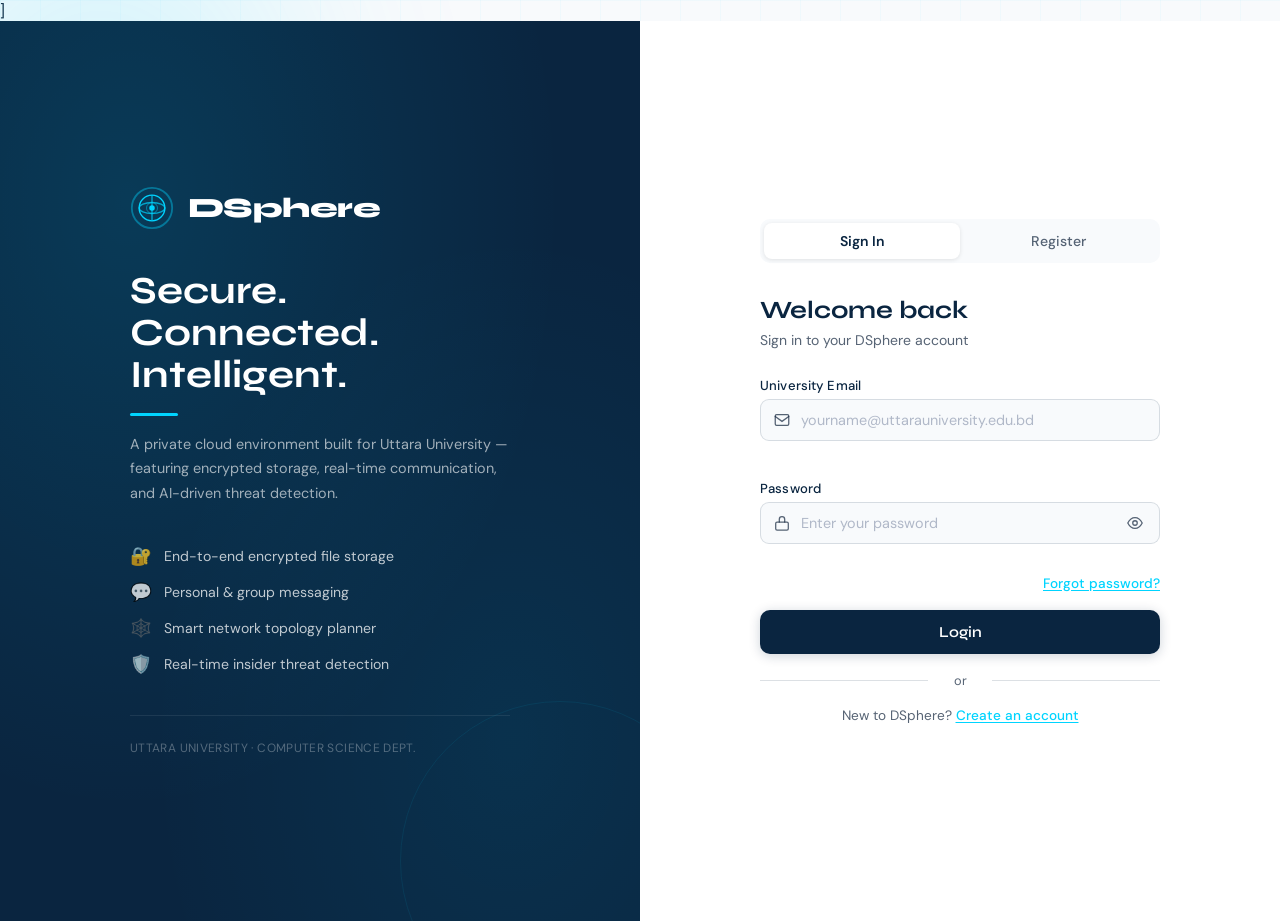
<file: DSphere final/DSphere/frontend/pages/storage.html>
<!DOCTYPE html>
<html lang="en">
<head>
  <meta charset="UTF-8"/>
  <meta name="viewport" content="width=device-width, initial-scale=1.0"/>
  <title>DSphere — Cloud Storage</title>
  <link rel="preconnect" href="https://fonts.googleapis.com"/>
  <link rel="preconnect" href="https://fonts.gstatic.com" crossorigin/>
  <link href="https://fonts.googleapis.com/css2?family=Syne:wght@600;700;800&family=DM+Sans:wght@300;400;500&display=swap" rel="stylesheet"/>
  <style>
    :root {
  --up-bg: #f8fafc;
  --up-surface: #ffffff;
  --up-primary: #0a2540;
  --up-accent: #00d4ff;
  --up-text: #15273f;
  --up-muted: rgba(21, 39, 63, 0.72);
  --up-border: rgba(10, 37, 64, 0.14);
  --up-success: #22c55e;
  --up-error: #e53935;
  --pw-weak: #fb7185;
  --pw-fair: #fbbf24;
  --pw-good: #38bdf8;
  --pw-strong: #22c55e;
}
/* ============================================================
   DSphere — dashboard.css
   Shared layout: sidebar nav, topbar, page shell
   ============================================================ */

@import url('https://fonts.googleapis.com/css2?family=Syne:wght@600;700;800&family=DM+Sans:wght@300;400;500&display=swap');

*, *::before, *::after { box-sizing: border-box; margin: 0; padding: 0; }
html { font-size: 16px; -webkit-font-smoothing: antialiased; }

body {
  font-family: 'DM Sans', sans-serif;
  background: var(--up-bg);
  color: var(--up-text);
  min-height: 100vh;
  display: flex;
}

/* ── SIDEBAR ─────────────────────────────────────────────── */
.sidebar {
  width: 240px; min-height: 100vh;
  background: var(--up-primary);
  display: flex; flex-direction: column;
  padding: 0;
  position: fixed; top: 0; left: 0; bottom: 0;
  z-index: 100;
  transition: width 0.25s;
}

.sidebar__logo {
  display: flex; align-items: center; gap: 10px;
  padding: 24px 20px 20px;
  border-bottom: 1px solid rgba(255,255,255,.07);
}
.sidebar__logo svg { width: 32px; height: 32px; }
.sidebar__logo-text {
  font-family: 'Syne', sans-serif; font-weight: 800;
  font-size: 1.35rem; color: #fff; letter-spacing: -0.02em;
}

.sidebar__nav {
  flex: 1; padding: 16px 12px;
  display: flex; flex-direction: column; gap: 2px;
  overflow-y: auto;
}

.nav-section-label {
  font-size: 0.65rem; font-weight: 500;
  color: rgba(255,255,255,.28);
  letter-spacing: 0.08em; text-transform: uppercase;
  padding: 12px 8px 6px;
}

.nav-item {
  display: flex; align-items: center; gap: 11px;
  padding: 9px 12px;
  border-radius: 8px;
  color: rgba(255,255,255,.62);
  font-size: 0.88rem; font-weight: 400;
  cursor: pointer;
  text-decoration: none;
  transition: background 0.15s, color 0.15s;
  position: relative;
}
.nav-item:hover { background: rgba(255,255,255,.07); color: rgba(255,255,255,.9); }
.nav-item.active {
  background: rgba(0,212,255,.12);
  color: #fff;
}
.nav-item.active::before {
  content: '';
  position: absolute; left: 0; top: 6px; bottom: 6px;
  width: 3px; background: var(--up-accent);
  border-radius: 0 2px 2px 0;
}
.nav-item__icon { width: 18px; height: 18px; flex-shrink: 0; opacity: 0.75; }
.nav-item.active .nav-item__icon { opacity: 1; }
.nav-badge {
  margin-left: auto;
  background: var(--up-accent); color: var(--up-primary);
  font-size: 0.65rem; font-weight: 700;
  padding: 2px 6px; border-radius: 999px;
  line-height: 1.4;
}

.sidebar__footer {
  padding: 16px 12px;
  border-top: 1px solid rgba(255,255,255,.07);
}
.sidebar__user {
  display: flex; align-items: center; gap: 10px;
  padding: 8px 10px; border-radius: 8px;
  cursor: pointer;
  transition: background 0.15s;
}
.sidebar__user:hover { background: rgba(255,255,255,.06); }
.sidebar__avatar {
  width: 32px; height: 32px; border-radius: 50%;
  background: var(--up-accent);
  display: flex; align-items: center; justify-content: center;
  font-size: 0.75rem; font-weight: 700;
  color: var(--up-primary); flex-shrink: 0;
}
.sidebar__user-info { flex: 1; overflow: hidden; }
.sidebar__user-name {
  font-size: 0.82rem; font-weight: 500; color: #fff;
  white-space: nowrap; overflow: hidden; text-overflow: ellipsis;
}
.sidebar__user-role { font-size: 0.7rem; color: rgba(255,255,255,.38); }

/* ── MAIN AREA ───────────────────────────────────────────── */
.main-area {
  margin-left: 240px;
  flex: 1; display: flex; flex-direction: column;
  min-height: 100vh;
}

.topbar {
  background: var(--up-surface);
  border-bottom: 1px solid var(--up-border);
  padding: 0 32px;
  height: 60px;
  display: flex; align-items: center; justify-content: space-between;
  position: sticky; top: 0; z-index: 50;
}
.topbar__title {
  font-family: 'Syne', sans-serif;
  font-size: 1.1rem; font-weight: 700;
  color: var(--up-primary);
}
.topbar__actions { display: flex; align-items: center; gap: 12px; }

.page-content { padding: 28px 32px; flex: 1; }

/* ── CARDS ───────────────────────────────────────────────── */
.card {
  background: var(--up-surface);
  border: 1px solid var(--up-border);
  border-radius: 12px;
  padding: 20px 24px;
}
.card-title {
  font-family: 'Syne', sans-serif;
  font-size: 0.95rem; font-weight: 700;
  color: var(--up-primary); margin-bottom: 16px;
}

/* ── STAT CARDS ──────────────────────────────────────────── */
.stats-grid {
  display: grid; grid-template-columns: repeat(auto-fit, minmax(180px, 1fr));
  gap: 16px; margin-bottom: 24px;
}
.stat-card {
  background: var(--up-surface);
  border: 1px solid var(--up-border); border-radius: 12px;
  padding: 18px 20px;
}
.stat-card__label { font-size: 0.75rem; color: var(--up-muted); margin-bottom: 6px; }
.stat-card__value {
  font-family: 'Syne', sans-serif;
  font-size: 1.8rem; font-weight: 700; color: var(--up-primary);
}
.stat-card__sub { font-size: 0.75rem; color: var(--up-muted); margin-top: 4px; }

/* ── BUTTONS ─────────────────────────────────────────────── */
.btn {
  display: inline-flex; align-items: center; gap: 7px;
  padding: 9px 18px;
  border-radius: 8px;
  font-family: 'DM Sans', sans-serif;
  font-size: 0.875rem; font-weight: 500;
  cursor: pointer; border: none;
  transition: background 0.15s, transform 0.1s;
}
.btn:active { transform: scale(0.97); }
.btn-primary { background: var(--up-primary); color: #fff; }
.btn-primary:hover { background: #0d2f52; }
.btn-accent  { background: var(--up-accent); color: var(--up-primary); font-weight: 600; }
.btn-accent:hover { background: #00bde8; }
.btn-ghost {
  background: transparent; color: var(--up-muted);
  border: 1px solid var(--up-border);
}
.btn-ghost:hover { background: var(--up-bg); color: var(--up-primary); }
.btn-danger { background: #FEE2E2; color: var(--up-error); }
.btn-danger:hover { background: #FECACA; }
.btn-sm { padding: 6px 12px; font-size: 0.8rem; }
.btn svg { width: 15px; height: 15px; }

/* ── RESPONSIVE ──────────────────────────────────────────── */
@media (max-width: 900px) {
  .sidebar { width: 60px; }
  .sidebar__logo-text, .nav-item span, .sidebar__user-info,
  .nav-section-label, .nav-badge { display: none; }
  .main-area { margin-left: 60px; }
  .page-content { padding: 20px 16px; }
}
    /* ============================================================
   DSphere — storage.css
   ============================================================ */

/* ── DROP ZONE ───────────────────────────────────────────── */
.drop-zone {
  border: 2px dashed var(--up-border);
  border-radius: 16px;
  padding: 48px 24px;
  text-align: center;
  cursor: pointer;
  transition: border-color 0.2s, background 0.2s;
  background: var(--up-surface);
  margin-bottom: 28px;
}
.drop-zone.drag-over {
  border-color: var(--up-accent);
  background: rgba(0,212,255,.04);
}
.drop-zone__icon { font-size: 2.5rem; margin-bottom: 12px; opacity: 0.5; }
.drop-zone__title { font-family: 'Syne', sans-serif; font-size: 1rem; font-weight: 700; color: var(--up-primary); margin-bottom: 6px; }
.drop-zone__sub   { font-size: 0.82rem; color: var(--up-muted); }
.drop-zone__types { font-size: 0.72rem; color: var(--up-muted); margin-top: 8px; letter-spacing: 0.02em; }

/* ── UPLOAD PROGRESS ─────────────────────────────────────── */
.upload-queue { display: flex; flex-direction: column; gap: 8px; margin-bottom: 20px; }
.upload-item {
  background: var(--up-bg); border: 1px solid var(--up-border);
  border-radius: 10px; padding: 10px 14px;
  display: flex; align-items: center; gap: 12px;
}
.upload-item__icon { font-size: 1.3rem; flex-shrink: 0; }
.upload-item__info { flex: 1; min-width: 0; }
.upload-item__name { font-size: 0.85rem; font-weight: 500; color: var(--up-primary); white-space: nowrap; overflow: hidden; text-overflow: ellipsis; }
.upload-item__size { font-size: 0.72rem; color: var(--up-muted); margin-top: 2px; }
.upload-item__bar  { height: 4px; background: var(--up-border); border-radius: 999px; margin-top: 6px; overflow: hidden; }
.upload-item__fill { height: 100%; background: var(--up-accent); border-radius: 999px; transition: width 0.3s; }
.upload-item__status { font-size: 0.72rem; flex-shrink: 0; }
.status-done    { color: var(--up-success); }
.status-error   { color: var(--up-error); }
.status-loading { color: var(--up-accent); }

/* ── FILE TABLE ──────────────────────────────────────────── */
.file-toolbar {
  display: flex; align-items: center; gap: 12px;
  margin-bottom: 14px; flex-wrap: wrap;
}
.search-field {
  flex: 1; min-width: 160px;
  position: relative;
}
.search-field__icon { position: absolute; left: 11px; top: 50%; transform: translateY(-50%); width: 15px; height: 15px; color: var(--up-muted); }
.search-input {
  width: 100%; padding: 8px 12px 8px 34px;
  border: 1.5px solid var(--up-border); border-radius: 8px;
  font-family: 'DM Sans', sans-serif; font-size: 0.85rem;
  background: var(--up-bg); color: var(--up-text); outline: none;
  transition: border-color 0.2s;
}
.search-input:focus { border-color: var(--up-accent); }

.file-table { width: 100%; border-collapse: collapse; }
.file-table th {
  text-align: left; padding: 8px 12px;
  font-size: 0.72rem; font-weight: 600;
  color: var(--up-muted); text-transform: uppercase; letter-spacing: 0.05em;
  border-bottom: 1px solid var(--up-border);
}
.file-table td { padding: 10px 12px; border-bottom: 1px solid var(--up-border); font-size: 0.875rem; vertical-align: middle; }
.file-table tr:last-child td { border-bottom: none; }
.file-table tr:hover td { background: var(--up-bg); }

.file-icon { font-size: 1.3rem; margin-right: 8px; vertical-align: middle; }
.file-name { font-weight: 500; color: var(--up-primary); }
.file-size { color: var(--up-muted); font-size: 0.8rem; }
.file-date { color: var(--up-muted); font-size: 0.8rem; }

.empty-state { text-align: center; padding: 48px 24px; color: var(--up-muted); }
.empty-state__icon { font-size: 2.5rem; margin-bottom: 12px; opacity: 0.35; }
.empty-state__msg  { font-size: 0.9rem; }

/* quota bar */
.quota-bar { height: 8px; background: var(--up-border); border-radius: 999px; overflow: hidden; margin-top: 8px; }
.quota-fill { height: 100%; border-radius: 999px; background: var(--up-accent); transition: width 0.6s ease; }
.quota-fill.warn { background: #F59E0B; }
.quota-fill.over { background: var(--up-error); }
  </style>
</head>
<body>

<!-- ── SIDEBAR ── -->
<aside class="sidebar">
  <div class="sidebar__logo">
    <svg viewBox="0 0 48 48" fill="none">
      <circle cx="24" cy="24" r="22" stroke="#00D4FF" stroke-width="1.5" opacity="0.35"/>
      <circle cx="24" cy="24" r="14" stroke="#00D4FF" stroke-width="1.5"/>
      <ellipse cx="24" cy="24" rx="14" ry="6" stroke="#00D4FF" stroke-width="1.5" opacity="0.7"/>
      <line x1="24" y1="10" x2="24" y2="38" stroke="#00D4FF" stroke-width="1.5" opacity="0.7"/>
      <circle cx="24" cy="24" r="3" fill="#00D4FF"/>
    </svg>
    <span class="sidebar__logo-text">DSphere</span>
  </div>

  <nav class="sidebar__nav" aria-label="Main navigation">
    <span class="nav-section-label">Workspace</span>
    <a href="dashboard.html" class="nav-item">
      <svg class="nav-item__icon" viewBox="0 0 20 20" fill="none"><rect x="2" y="2" width="7" height="7" rx="1.5" stroke="currentColor" stroke-width="1.4"/><rect x="11" y="2" width="7" height="7" rx="1.5" stroke="currentColor" stroke-width="1.4"/><rect x="2" y="11" width="7" height="7" rx="1.5" stroke="currentColor" stroke-width="1.4"/><rect x="11" y="11" width="7" height="7" rx="1.5" stroke="currentColor" stroke-width="1.4"/></svg>
      <span>Dashboard</span>
    </a>
    <a href="storage.html" class="nav-item active" aria-current="page">
      <svg class="nav-item__icon" viewBox="0 0 20 20" fill="none"><path d="M3 5a2 2 0 012-2h10a2 2 0 012 2v2H3V5z" stroke="currentColor" stroke-width="1.4"/><path d="M3 7h14v8a2 2 0 01-2 2H5a2 2 0 01-2-2V7z" stroke="currentColor" stroke-width="1.4"/><circle cx="10" cy="12" r="1.5" fill="currentColor"/></svg>
      <span>Cloud Storage</span>
    </a>
    <a href="messenger.html" class="nav-item">
      <svg class="nav-item__icon" viewBox="0 0 20 20" fill="none"><path d="M2 5a2 2 0 012-2h12a2 2 0 012 2v7a2 2 0 01-2 2H6l-4 3V5z" stroke="currentColor" stroke-width="1.4" stroke-linejoin="round"/></svg>
      <span>Messenger</span>
    </a>
    <a href="network.html" class="nav-item">
      <svg class="nav-item__icon" viewBox="0 0 20 20" fill="none"><circle cx="10" cy="10" r="3" stroke="currentColor" stroke-width="1.4"/><circle cx="3" cy="4"  r="2" stroke="currentColor" stroke-width="1.4"/><circle cx="17" cy="4"  r="2" stroke="currentColor" stroke-width="1.4"/><circle cx="3" cy="16" r="2" stroke="currentColor" stroke-width="1.4"/><circle cx="17" cy="16" r="2" stroke="currentColor" stroke-width="1.4"/><line x1="5" y1="5" x2="8" y2="8" stroke="currentColor" stroke-width="1.2"/><line x1="15" y1="5" x2="12" y2="8" stroke="currentColor" stroke-width="1.2"/><line x1="5" y1="15" x2="8" y2="12" stroke="currentColor" stroke-width="1.2"/><line x1="15" y1="15" x2="12" y2="12" stroke="currentColor" stroke-width="1.2"/></svg>
      <span>Network Suggestor</span>
    </a>
  </nav>

  <div class="sidebar__footer">
    <div class="sidebar__user" onclick="logout()">
      <div class="sidebar__avatar" id="user-avatar">?</div>
      <div class="sidebar__user-info">
        <div class="sidebar__user-name" id="user-name">Loading…</div>
        <div class="sidebar__user-role" id="user-role">user</div>
      </div>
    </div>
  </div>
</aside>

<!-- ── MAIN ── -->
<div class="main-area">
  <header class="topbar">
    <span class="topbar__title">Cloud Storage</span>
    <div class="topbar__actions">
      <button class="btn btn-accent" onclick="document.getElementById('file-input').click()">
        <svg viewBox="0 0 20 20" fill="none"><path d="M10 3v11M5 8l5-5 5 5" stroke="currentColor" stroke-width="1.5" stroke-linecap="round" stroke-linejoin="round"/><path d="M3 16h14" stroke="currentColor" stroke-width="1.5" stroke-linecap="round"/></svg>
        Upload File
      </button>
      <input type="file" id="file-input" multiple accept=".png,.jpg,.jpeg,.pdf,.docx,.ppt,.pptx,.xml" hidden onchange="handleFileSelect(this.files)"/>
    </div>
  </header>

  <div class="page-content">

    <!-- Quota -->
    <div class="stats-grid" style="grid-template-columns: repeat(3,1fr); max-width: 700px; margin-bottom: 24px;">
      <div class="stat-card">
        <div class="stat-card__label">Files Stored</div>
        <div class="stat-card__value" id="stat-files">—</div>
      </div>
      <div class="stat-card">
        <div class="stat-card__label">Storage Used</div>
        <div class="stat-card__value" id="stat-used">—</div>
        <div class="quota-bar"><div class="quota-fill" id="quota-fill" style="width:0%"></div></div>
        <div class="stat-card__sub" id="stat-quota-sub">of 500 MB</div>
      </div>
      <div class="stat-card">
        <div class="stat-card__label">Allowed Types</div>
        <div class="stat-card__value" style="font-size:0.85rem; font-weight:500; padding-top:4px">PNG · JPG · PDF<br>DOCX · PPT · XML</div>
      </div>
    </div>

    <!-- Drop Zone -->
    <div class="drop-zone" id="drop-zone"
         ondragover="e.preventDefault();this.classList.add('drag-over')"
         ondragleave="this.classList.remove('drag-over')"
         ondrop="e.preventDefault();this.classList.remove('drag-over');handleFileSelect(e.dataTransfer.files)"
         onclick="document.getElementById('file-input').click()">
      <div class="drop-zone__icon">☁️</div>
      <div class="drop-zone__title">Drop files here or click to browse</div>
      <div class="drop-zone__sub">Max 50 MB per file</div>
      <div class="drop-zone__types">PNG · JPG · PDF · DOCX · PPT · PPTX · XML</div>
    </div>

    <!-- Upload queue -->
    <div class="upload-queue" id="upload-queue"></div>

    <!-- File list -->
    <div class="card">
      <div class="file-toolbar">
        <div class="search-field">
          <svg class="search-field__icon" viewBox="0 0 20 20" fill="none"><circle cx="9" cy="9" r="6" stroke="currentColor" stroke-width="1.4"/><path d="M15 15l-3-3" stroke="currentColor" stroke-width="1.4" stroke-linecap="round"/></svg>
          <input class="search-input" type="search" placeholder="Search files…" oninput="filterFiles(this.value)" id="search-input"/>
        </div>
        <select class="search-input" style="width:auto;padding-left:12px" onchange="filterByType(this.value)">
          <option value="">All types</option>
          <option value=".pdf">PDF</option>
          <option value=".png,.jpg,.jpeg">Images</option>
          <option value=".docx">DOCX</option>
          <option value=".ppt,.pptx">PPT</option>
          <option value=".xml">XML</option>
        </select>
        <button class="btn btn-ghost btn-sm" onclick="loadFiles()">
          <svg viewBox="0 0 20 20" fill="none"><path d="M4 10a6 6 0 1112 0" stroke="currentColor" stroke-width="1.4" stroke-linecap="round"/><path d="M4 10l-2 2m2-2l2 2" stroke="currentColor" stroke-width="1.4" stroke-linecap="round" stroke-linejoin="round"/></svg>
          Refresh
        </button>
      </div>

      <div id="file-list-wrap">
        <div class="empty-state" id="empty-state">
          <div class="empty-state__icon">📂</div>
          <div class="empty-state__msg">No files yet. Upload your first file above.</div>
        </div>
        <table class="file-table" id="file-table" style="display:none">
          <thead>
            <tr>
              <th>Name</th>
              <th>Size</th>
              <th>Uploaded</th>
              <th style="text-align:right">Actions</th>
            </tr>
          </thead>
          <tbody id="file-tbody"></tbody>
        </table>
      </div>
    </div>

  </div><!-- /page-content -->
</div><!-- /main-area -->

<!-- Delete confirmation modal -->
<div id="modal-overlay" style="display:none;position:fixed;inset:0;background:rgba(0,0,0,.35);z-index:200;align-items:center;justify-content:center">
  <div style="background:#fff;border-radius:14px;padding:28px 32px;max-width:380px;width:90%;box-shadow:0 20px 60px rgba(0,0,0,.15)">
    <h3 style="font-family:'Syne',sans-serif;font-size:1.1rem;color:#0A2540;margin-bottom:8px">Delete file?</h3>
    <p style="font-size:0.875rem;color:#6B7A99;margin-bottom:20px" id="modal-filename">Are you sure you want to delete this file? This cannot be undone.</p>
    <div style="display:flex;gap:10px;justify-content:flex-end">
      <button class="btn btn-ghost" onclick="closeModal()">Cancel</button>
      <button class="btn btn-danger" id="modal-confirm-btn">Delete</button>
    </div>
  </div>
</div>

<script>
  /**
 * DSphere — storage.js
 * Cloud Storage page: upload, list, download (signed URL), delete.
 */
'use strict';

const API_BASE   = 'https://dsphere.onrender.com';
const QUOTA_MAX  = 500 * 1024 * 1024; // 500 MB display cap
const ALLOWED_EXT = new Set(['.png','.jpg','.jpeg','.pdf','.docx','.ppt','.pptx','.xml']);

const FILE_ICONS = {
  '.pdf':'📄', '.png':'🖼️', '.jpg':'🖼️', '.jpeg':'🖼️',
  '.docx':'📝', '.doc':'📝', '.ppt':'📊', '.pptx':'📊', '.xml':'🗂️',
};

let allFiles   = [];
let pendingDeleteId = null;

/* ── auth helper ─────────────────────────────────────────── */
function getToken() { return sessionStorage.getItem('dsphere_access') || ''; }
function getUser()  { try { return JSON.parse(sessionStorage.getItem('dsphere_user') || '{}'); } catch { return {}; } }

async function apiFetch(endpoint, opts = {}) {
  const res = await fetch(`${API_BASE}${endpoint}`, {
    ...opts,
    headers: { 'Authorization': `Bearer ${getToken()}`, ...(opts.headers || {}) },
  });
  if (res.status === 401) { window.location.href = 'index.html'; return null; }
  return res;
}

/* ── init ────────────────────────────────────────────────── */
document.addEventListener('DOMContentLoaded', () => {
  const user = getUser();
  if (!getToken()) { window.location.href = 'index.html'; return; }

  // populate sidebar user info
  const name = user.name || user.email || 'User';
  document.getElementById('user-name').textContent = name;
  document.getElementById('user-role').textContent = user.role || 'user';
  document.getElementById('user-avatar').textContent = name.charAt(0).toUpperCase();

  loadFiles();
});

/* ── FILE LISTING ────────────────────────────────────────── */
async function loadFiles() {
  const res = await apiFetch('/storage/files');
  if (!res) return;
  const data = await res.json();
  allFiles = data.files || [];
  renderFiles(allFiles);
  updateStats(allFiles);
}

function renderFiles(files) {
  const tbody     = document.getElementById('file-tbody');
  const table     = document.getElementById('file-table');
  const emptyState = document.getElementById('empty-state');

  if (!files.length) {
    table.style.display = 'none';
    emptyState.style.display = 'block';
    return;
  }
  table.style.display = 'table';
  emptyState.style.display = 'none';

  tbody.innerHTML = files.map(f => {
    const ext  = extOf(f.filename);
    const icon = FILE_ICONS[ext] || '📎';
    const size = fmtBytes(f.size_bytes || 0);
    const date = fmtDate(f.uploaded_at);
    return `
      <tr>
        <td><span class="file-icon">${icon}</span><span class="file-name">${esc(f.filename)}</span></td>
        <td><span class="file-size">${size}</span></td>
        <td><span class="file-date">${date}</span></td>
        <td style="text-align:right">
          <div style="display:flex;gap:6px;justify-content:flex-end">
            <button class="btn btn-ghost btn-sm" onclick="downloadFile('${f.id}','${esc(f.filename)}')">
              <svg viewBox="0 0 20 20" fill="none"><path d="M10 3v11M5 13l5 5 5-5" stroke="currentColor" stroke-width="1.4" stroke-linecap="round" stroke-linejoin="round"/><path d="M3 18h14" stroke="currentColor" stroke-width="1.4" stroke-linecap="round"/></svg>
              Download
            </button>
            <button class="btn btn-danger btn-sm" onclick="confirmDelete('${f.id}','${esc(f.filename)}')">
              <svg viewBox="0 0 20 20" fill="none"><path d="M5 7h10M8 7V5h4v2M6 7l1 9h6l1-9" stroke="currentColor" stroke-width="1.4" stroke-linecap="round" stroke-linejoin="round"/></svg>
              Delete
            </button>
          </div>
        </td>
      </tr>`;
  }).join('');
}

function updateStats(files) {
  const totalBytes = files.reduce((s, f) => s + (f.size_bytes || 0), 0);
  const pct        = Math.min(100, (totalBytes / QUOTA_MAX) * 100);

  document.getElementById('stat-files').textContent = files.length;
  document.getElementById('stat-used').textContent  = fmtBytes(totalBytes);

  const fill = document.getElementById('quota-fill');
  fill.style.width = pct.toFixed(1) + '%';
  fill.classList.toggle('warn', pct > 70 && pct <= 90);
  fill.classList.toggle('over', pct > 90);
}

/* ── UPLOAD ──────────────────────────────────────────────── */
function handleFileSelect(fileList) {
  Array.from(fileList).forEach(uploadFile);
}

async function uploadFile(file) {
  const ext = extOf(file.name);
  if (!ALLOWED_EXT.has(ext)) {
    showQueueItem(file.name, file.size, 0, 'error', `Type ${ext} not allowed`);
    return;
  }
  if (file.size > 50 * 1024 * 1024) {
    showQueueItem(file.name, file.size, 0, 'error', 'Exceeds 50 MB limit');
    return;
  }

  const itemId = 'up-' + Date.now() + Math.random().toString(36).slice(2);
  showQueueItem(file.name, file.size, 0, 'loading', 'Uploading…', itemId);

  const form = new FormData();
  form.append('file', file);

  try {
    // Use XMLHttpRequest for upload progress
    const pct = await uploadWithProgress(form, itemId);
    updateQueueItem(itemId, 100, 'done', '✓ Uploaded');
    setTimeout(() => { document.getElementById(itemId)?.remove(); }, 3000);
    loadFiles();
  } catch (err) {
    updateQueueItem(itemId, 0, 'error', err.message || 'Upload failed');
  }
}

function uploadWithProgress(formData, itemId) {
  return new Promise((resolve, reject) => {
    const xhr = new XMLHttpRequest();
    xhr.open('POST', `${API_BASE}/storage/upload`);
    xhr.setRequestHeader('Authorization', `Bearer ${getToken()}`);

    xhr.upload.onprogress = e => {
      if (e.lengthComputable) {
        const pct = Math.round((e.loaded / e.total) * 100);
        updateQueueItem(itemId, pct, 'loading', `${pct}%`);
      }
    };
    xhr.onload = () => {
      if (xhr.status >= 200 && xhr.status < 300) resolve(100);
      else {
        try { reject(new Error(JSON.parse(xhr.responseText).detail || 'Upload failed')); }
        catch { reject(new Error('Upload failed')); }
      }
    };
    xhr.onerror = () => reject(new Error('Network error'));
    xhr.send(formData);
  });
}

/* ── DOWNLOAD ────────────────────────────────────────────── */
async function downloadFile(fileId, filename) {
  const res = await apiFetch(`/storage/download/${fileId}`);
  if (!res) return;
  if (!res.ok) { alert('Download failed.'); return; }
  const data = await res.json();
  const a = document.createElement('a');
  a.href = data.download_url;
  a.download = filename;
  a.target = '_blank';
  document.body.appendChild(a);
  a.click();
  a.remove();
}

/* ── DELETE ──────────────────────────────────────────────── */
function confirmDelete(fileId, filename) {
  pendingDeleteId = fileId;
  document.getElementById('modal-filename').textContent = `Delete "${filename}"? This cannot be undone.`;
  document.getElementById('modal-confirm-btn').onclick = () => doDelete(fileId);
  document.getElementById('modal-overlay').style.display = 'flex';
}
function closeModal() {
  document.getElementById('modal-overlay').style.display = 'none';
  pendingDeleteId = null;
}
async function doDelete(fileId) {
  closeModal();
  const res = await apiFetch(`/storage/delete/${fileId}`, { method: 'DELETE' });
  if (res && res.ok) loadFiles();
  else alert('Delete failed.');
}

/* ── FILTER ──────────────────────────────────────────────── */
function filterFiles(query) {
  const q = query.toLowerCase();
  renderFiles(allFiles.filter(f => f.filename.toLowerCase().includes(q)));
}
function filterByType(ext) {
  if (!ext) { renderFiles(allFiles); return; }
  const exts = ext.split(',');
  renderFiles(allFiles.filter(f => exts.includes(extOf(f.filename))));
}

/* ── QUEUE UI ────────────────────────────────────────────── */
function showQueueItem(name, size, pct, status, statusText, id) {
  const ext  = extOf(name);
  const icon = FILE_ICONS[ext] || '📎';
  const el   = document.createElement('div');
  el.className = 'upload-item';
  if (id) el.id = id;
  el.innerHTML = `
    <span class="upload-item__icon">${icon}</span>
    <div class="upload-item__info">
      <div class="upload-item__name">${esc(name)}</div>
      <div class="upload-item__size">${fmtBytes(size)}</div>
      <div class="upload-item__bar"><div class="upload-item__fill" style="width:${pct}%"></div></div>
    </div>
    <span class="upload-item__status status-${status}">${statusText}</span>`;
  document.getElementById('upload-queue').prepend(el);
}
function updateQueueItem(id, pct, status, statusText) {
  const el = document.getElementById(id);
  if (!el) return;
  const fill = el.querySelector('.upload-item__fill');
  const stat = el.querySelector('.upload-item__status');
  if (fill) fill.style.width = pct + '%';
  if (stat) { stat.textContent = statusText; stat.className = `upload-item__status status-${status}`; }
}

/* ── HELPERS ─────────────────────────────────────────────── */
function extOf(name) { return (name.match(/\.[^.]+$/) || [''])[0].toLowerCase(); }
function esc(s) { return s.replace(/&/g,'&amp;').replace(/"/g,'&quot;').replace(/</g,'&lt;').replace(/>/g,'&gt;'); }
function fmtBytes(b) {
  if (b < 1024) return b + ' B';
  if (b < 1024**2) return (b/1024).toFixed(1) + ' KB';
  if (b < 1024**3) return (b/1024**2).toFixed(1) + ' MB';
  return (b/1024**3).toFixed(2) + ' GB';
}
function fmtDate(iso) {
  if (!iso) return '—';
  return new Date(iso).toLocaleDateString('en-GB', { day:'2-digit', month:'short', year:'numeric' });
}
function logout() { sessionStorage.clear(); window.location.href = 'index.html'; }
</script>
</body>
</html>
</file>
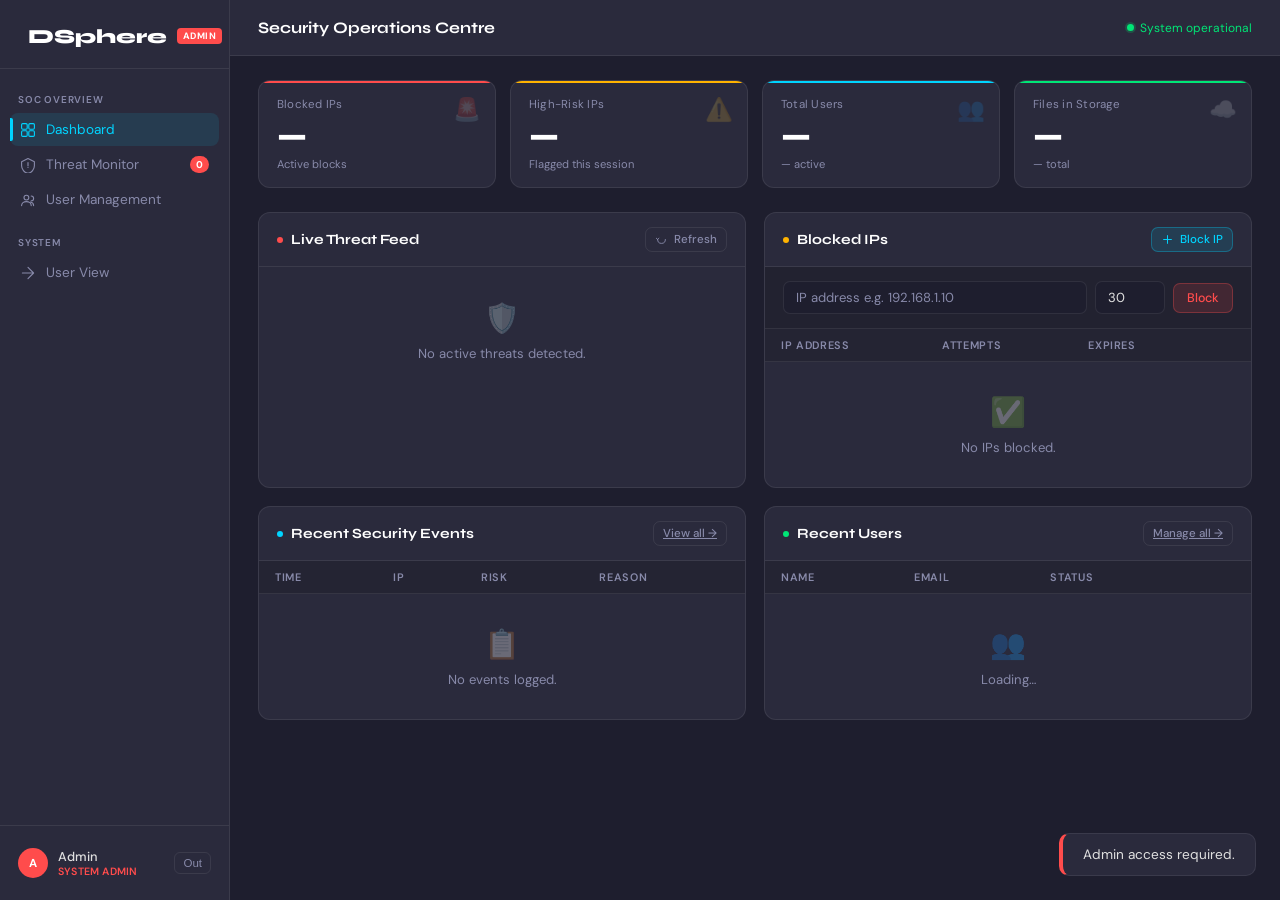
<file: DSphere final/DSphere/frontend/pages/admin/admin-dashboard.html>
<!DOCTYPE html>
<html lang="en">
<head>
  <meta charset="UTF-8"/>
  <meta name="viewport" content="width=device-width, initial-scale=1.0"/>
  <title>DSphere — Admin SOC Dashboard</title>
  <link rel="preconnect" href="https://fonts.googleapis.com"/>
  <link rel="preconnect" href="https://fonts.gstatic.com" crossorigin/>
  <link href="https://fonts.googleapis.com/css2?family=Syne:wght@600;700;800&family=DM+Sans:wght@300;400;500&family=JetBrains+Mono:wght@400;500&display=swap" rel="stylesheet"/>
  <link rel="stylesheet" href="../../css/variables.css"/>
  <link rel="stylesheet" href="../../css/admin.css"/>
</head>
<body>

<!-- ══════════════════════════════════════
     SIDEBAR
══════════════════════════════════════ -->
<aside class="admin-sidebar">
  <div class="admin-sidebar__logo">
    <svg width="28" height="28" viewBox="0 0 48 48" fill="none">
      <circle cx="24" cy="24" r="22" stroke="#00D4FF" stroke-width="1.5" opacity="0.4"/>
      <circle cx="24" cy="24" r="14" stroke="#00D4FF" stroke-width="1.5"/>
      <ellipse cx="24" cy="24" rx="14" ry="6" stroke="#00D4FF" stroke-width="1.5" opacity="0.7"/>
      <line x1="24" y1="10" x2="24" y2="38" stroke="#00D4FF" stroke-width="1.5" opacity="0.7"/>
      <circle cx="24" cy="24" r="3" fill="#00D4FF"/>
    </svg>
    <span class="admin-sidebar__logo-text">DSphere</span>
    <span class="admin-badge">ADMIN</span>
  </div>

  <nav class="admin-sidebar__nav">
    <span class="a-nav-label">SOC Overview</span>
    <a href="admin-dashboard.html" class="a-nav-item active" aria-current="page">
      <svg class="a-nav-icon" viewBox="0 0 20 20" fill="none"><rect x="2" y="2" width="7" height="7" rx="1.5" stroke="currentColor" stroke-width="1.4"/><rect x="11" y="2" width="7" height="7" rx="1.5" stroke="currentColor" stroke-width="1.4"/><rect x="2" y="11" width="7" height="7" rx="1.5" stroke="currentColor" stroke-width="1.4"/><rect x="11" y="11" width="7" height="7" rx="1.5" stroke="currentColor" stroke-width="1.4"/></svg>
      <span>Dashboard</span>
    </a>
    <a href="admin-threats.html" class="a-nav-item">
      <svg class="a-nav-icon" viewBox="0 0 20 20" fill="none"><path d="M10 2l8 4v5c0 4.4-3.4 8.5-8 9.5C5.4 19.5 2 15.4 2 11V6l8-4z" stroke="currentColor" stroke-width="1.4" stroke-linejoin="round"/><path d="M10 7v4M10 13h.01" stroke="currentColor" stroke-width="1.4" stroke-linecap="round"/></svg>
      <span>Threat Monitor</span>
      <span class="a-nav-badge" id="nav-threat-count">0</span>
    </a>
    <a href="admin-users.html" class="a-nav-item">
      <svg class="a-nav-icon" viewBox="0 0 20 20" fill="none"><circle cx="8" cy="7" r="3" stroke="currentColor" stroke-width="1.4"/><path d="M2 17c0-3 2.7-5 6-5s6 2 6 5" stroke="currentColor" stroke-width="1.4" stroke-linecap="round"/><path d="M14 5a3 3 0 010 6M17 17c0-2.2-1.5-4-4-4.5" stroke="currentColor" stroke-width="1.4" stroke-linecap="round"/></svg>
      <span>User Management</span>
    </a>

    <span class="a-nav-label" style="margin-top:8px">System</span>
    <a href="../dashboard.html" class="a-nav-item">
      <svg class="a-nav-icon" viewBox="0 0 20 20" fill="none"><path d="M3 10h14M10 3l7 7-7 7" stroke="currentColor" stroke-width="1.4" stroke-linecap="round" stroke-linejoin="round"/></svg>
      <span>User View</span>
    </a>
  </nav>

  <div class="admin-sidebar__footer">
    <div class="admin-user-row">
      <div class="admin-avatar" id="admin-avatar-side">A</div>
      <div>
        <div class="admin-user-name" id="admin-name-side">Admin</div>
        <div class="admin-user-role">SYSTEM ADMIN</div>
      </div>
      <button class="logout-btn" onclick="logout()">Out</button>
    </div>
  </div>
</aside>

<!-- ══════════════════════════════════════
     MAIN
══════════════════════════════════════ -->
<div class="admin-main">
  <header class="admin-topbar">
    <span class="admin-topbar__title">Security Operations Centre</span>
    <div style="display:flex;align-items:center;gap:18px">
      <div id="system-clock" style="font-family:'JetBrains Mono',monospace;font-size:0.78rem;color:var(--a-muted)"></div>
      <div class="system-status">
        <span class="status-dot" id="system-dot"></span>
        <span id="system-status-text">System operational</span>
      </div>
    </div>
  </header>

  <div class="admin-content">

    <!-- ── STAT CARDS ── -->
    <div class="admin-stats" id="stats-row">
      <div class="a-stat critical">
        <div class="a-stat__icon">🚨</div>
        <div class="a-stat__label">Blocked IPs</div>
        <div class="a-stat__value" id="s-blocked">—</div>
        <div class="a-stat__sub">Active blocks</div>
      </div>
      <div class="a-stat warn">
        <div class="a-stat__icon">⚠️</div>
        <div class="a-stat__label">High-Risk IPs</div>
        <div class="a-stat__value" id="s-high">—</div>
        <div class="a-stat__sub">Flagged this session</div>
      </div>
      <div class="a-stat info">
        <div class="a-stat__icon">👥</div>
        <div class="a-stat__label">Total Users</div>
        <div class="a-stat__value" id="s-users">—</div>
        <div class="a-stat__sub" id="s-users-sub">— active</div>
      </div>
      <div class="a-stat success">
        <div class="a-stat__icon">☁️</div>
        <div class="a-stat__label">Files in Storage</div>
        <div class="a-stat__value" id="s-files">—</div>
        <div class="a-stat__sub" id="s-storage-sub">— total</div>
      </div>
    </div>

    <!-- ── ROW 1: Threat feed + Blocked IPs ── -->
    <div class="admin-grid">

      <!-- Live threat feed -->
      <div class="a-panel">
        <div class="a-panel__header">
          <div class="a-panel__title">
            <span class="a-panel__title-dot" style="background:var(--a-critical)"></span>
            Live Threat Feed
          </div>
          <button class="a-btn a-btn-ghost a-btn-sm" onclick="loadThreats()">
            <svg viewBox="0 0 20 20" fill="none"><path d="M4 10a6 6 0 1012 0" stroke="currentColor" stroke-width="1.4" stroke-linecap="round"/><path d="M4 10l-2-2m2 2l2-2" stroke="currentColor" stroke-width="1.4" stroke-linecap="round" stroke-linejoin="round"/></svg>
            Refresh
          </button>
        </div>
        <div class="a-panel__body" id="threat-feed">
          <div class="a-empty"><div class="a-empty__icon">🛡️</div>No active threats detected.</div>
        </div>
      </div>

      <!-- Blocked IPs -->
      <div class="a-panel">
        <div class="a-panel__header">
          <div class="a-panel__title">
            <span class="a-panel__title-dot" style="background:var(--a-warn)"></span>
            Blocked IPs
          </div>
          <button class="a-btn a-btn-accent a-btn-sm" onclick="openBlockModal()">
            <svg viewBox="0 0 20 20" fill="none"><path d="M10 4v12M4 10h12" stroke="currentColor" stroke-width="1.5" stroke-linecap="round"/></svg>
            Block IP
          </button>
        </div>
        <!-- Manual block form -->
        <div class="block-ip-form">
          <input class="a-input" type="text" id="block-ip-input" placeholder="IP address e.g. 192.168.1.10" style="flex:1;min-width:140px"/>
          <input class="a-input" type="number" id="block-minutes" value="30" min="1" placeholder="min" style="width:70px"/>
          <button class="a-btn a-btn-danger" onclick="quickBlockIp()">Block</button>
        </div>
        <div class="a-panel__body">
          <table class="a-table" id="blocked-table">
            <thead><tr><th>IP Address</th><th>Attempts</th><th>Expires</th><th></th></tr></thead>
            <tbody id="blocked-tbody">
              <tr><td colspan="4"><div class="a-empty" style="padding:20px"><div class="a-empty__icon">✅</div>No IPs blocked.</div></td></tr>
            </tbody>
          </table>
        </div>
      </div>

    </div><!-- /admin-grid -->

    <!-- ── ROW 2: Recent threat history + User table preview ── -->
    <div class="admin-grid">

      <!-- Threat event history -->
      <div class="a-panel">
        <div class="a-panel__header">
          <div class="a-panel__title">
            <span class="a-panel__title-dot" style="background:var(--a-accent)"></span>
            Recent Security Events
          </div>
          <a href="admin-threats.html" class="a-btn a-btn-ghost a-btn-sm">View all →</a>
        </div>
        <div class="a-panel__body">
          <table class="a-table">
            <thead><tr><th>Time</th><th>IP</th><th>Risk</th><th>Reason</th></tr></thead>
            <tbody id="event-tbody">
              <tr><td colspan="4"><div class="a-empty" style="padding:20px"><div class="a-empty__icon">📋</div>No events logged.</div></td></tr>
            </tbody>
          </table>
        </div>
      </div>

      <!-- User quick-view -->
      <div class="a-panel">
        <div class="a-panel__header">
          <div class="a-panel__title">
            <span class="a-panel__title-dot" style="background:var(--a-success)"></span>
            Recent Users
          </div>
          <a href="admin-users.html" class="a-btn a-btn-ghost a-btn-sm">Manage all →</a>
        </div>
        <div class="a-panel__body">
          <table class="a-table">
            <thead><tr><th>Name</th><th>Email</th><th>Status</th><th></th></tr></thead>
            <tbody id="user-quick-tbody">
              <tr><td colspan="4"><div class="a-empty" style="padding:20px"><div class="a-empty__icon">👥</div>Loading…</div></td></tr>
            </tbody>
          </table>
        </div>
      </div>

    </div><!-- /admin-grid -->

  </div><!-- /admin-content -->
</div><!-- /admin-main -->

<!-- Block IP modal -->
<div class="a-modal-overlay" id="block-modal" style="display:none">
  <div class="a-modal">
    <h3>Block IP Address</h3>
    <p>Enter the IP address to block and the duration. The user will receive a 403 response until the block expires or is manually lifted.</p>
    <div style="display:flex;flex-direction:column;gap:12px;margin-bottom:20px">
      <div>
        <label style="font-size:0.75rem;color:var(--a-muted);display:block;margin-bottom:4px">IP Address</label>
        <input class="a-input" style="width:100%" type="text" id="modal-ip" placeholder="e.g. 203.0.113.42"/>
      </div>
      <div>
        <label style="font-size:0.75rem;color:var(--a-muted);display:block;margin-bottom:4px">Block Duration (minutes)</label>
        <input class="a-input" style="width:100%" type="number" id="modal-minutes" value="30" min="1"/>
      </div>
      <div>
        <label style="font-size:0.75rem;color:var(--a-muted);display:block;margin-bottom:4px">Reason</label>
        <input class="a-input" style="width:100%" type="text" id="modal-reason" placeholder="Manual block by admin"/>
      </div>
    </div>
    <div style="display:flex;gap:10px;justify-content:flex-end">
      <button class="a-btn a-btn-ghost" onclick="closeBlockModal()">Cancel</button>
      <button class="a-btn a-btn-danger" onclick="submitBlockIp()">Block IP</button>
    </div>
  </div>
</div>

<!-- Confirm unblock modal -->
<div class="a-modal-overlay" id="unblock-modal" style="display:none">
  <div class="a-modal">
    <h3>Unblock IP?</h3>
    <p id="unblock-modal-msg">This will immediately restore access for this IP address.</p>
    <div style="display:flex;gap:10px;justify-content:flex-end">
      <button class="a-btn a-btn-ghost" onclick="closeUnblockModal()">Cancel</button>
      <button class="a-btn a-btn-success" id="unblock-confirm-btn">Unblock</button>
    </div>
  </div>
</div>

<!-- Toast -->
<div id="a-toast" style="position:fixed;bottom:24px;right:24px;background:var(--a-surface);border:1px solid var(--a-border);color:var(--a-text);padding:12px 20px;border-radius:10px;font-size:0.85rem;opacity:0;transition:opacity .3s;pointer-events:none;z-index:300;max-width:340px"></div>

<script src="../../js/admin.js"></script>
</body>
</html>
</file>
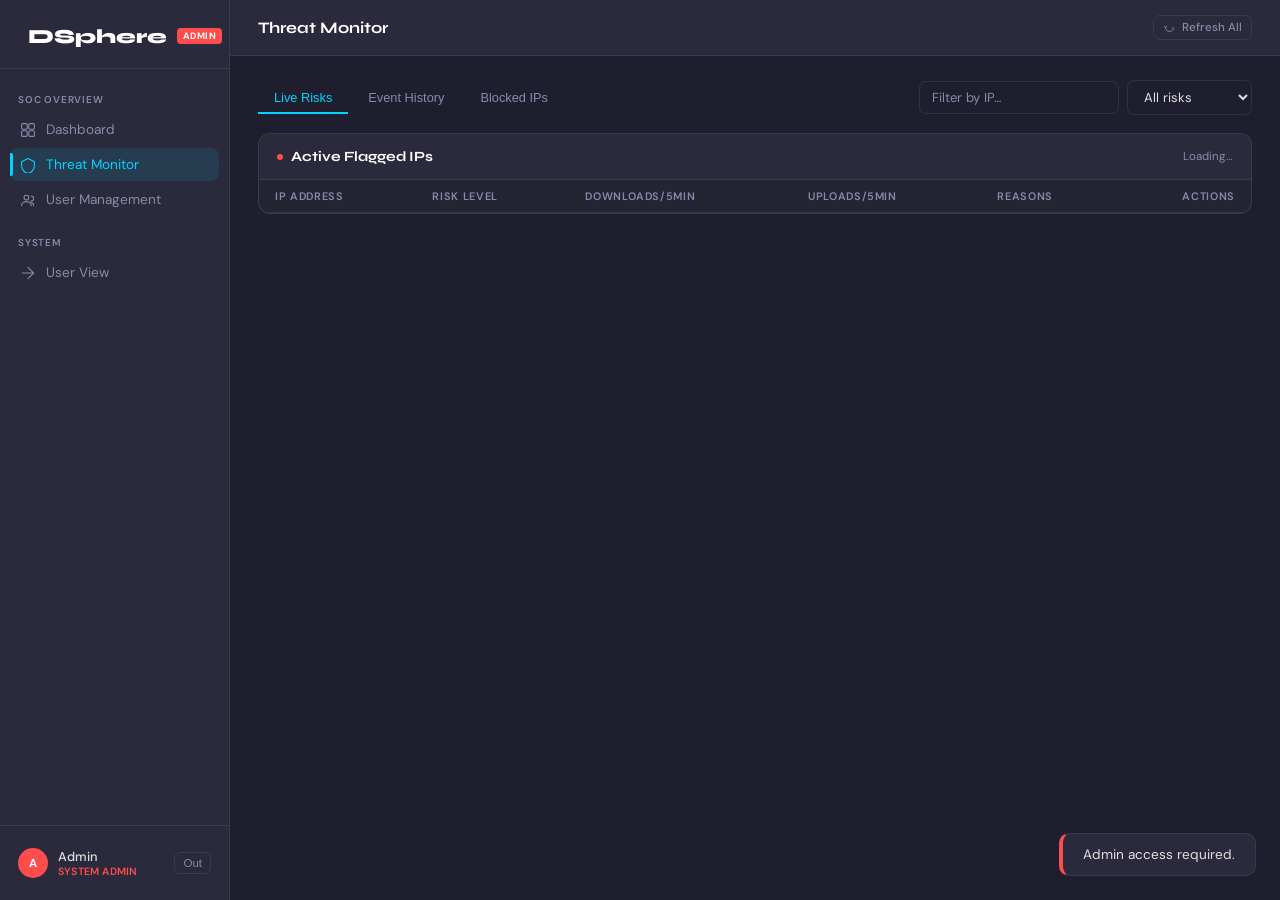
<file: DSphere final/DSphere/frontend/pages/admin/admin-threats.html>
<!DOCTYPE html>
<html lang="en">
<head>
  <meta charset="UTF-8"/>
  <meta name="viewport" content="width=device-width, initial-scale=1.0"/>
  <title>DSphere — Threat Monitor</title>
  <link rel="preconnect" href="https://fonts.googleapis.com"/>
  <link rel="preconnect" href="https://fonts.gstatic.com" crossorigin/>
  <link href="https://fonts.googleapis.com/css2?family=Syne:wght@600;700;800&family=DM+Sans:wght@300;400;500&family=JetBrains+Mono:wght@400;500&display=swap" rel="stylesheet"/>
  <link rel="stylesheet" href="../../css/variables.css"/>
  <link rel="stylesheet" href="../../css/admin.css"/>
</head>
<body>

<aside class="admin-sidebar">
  <div class="admin-sidebar__logo">
    <svg width="28" height="28" viewBox="0 0 48 48" fill="none"><circle cx="24" cy="24" r="22" stroke="#00D4FF" stroke-width="1.5" opacity="0.4"/><circle cx="24" cy="24" r="14" stroke="#00D4FF" stroke-width="1.5"/><ellipse cx="24" cy="24" rx="14" ry="6" stroke="#00D4FF" stroke-width="1.5" opacity="0.7"/><line x1="24" y1="10" x2="24" y2="38" stroke="#00D4FF" stroke-width="1.5" opacity="0.7"/><circle cx="24" cy="24" r="3" fill="#00D4FF"/></svg>
    <span class="admin-sidebar__logo-text">DSphere</span>
    <span class="admin-badge">ADMIN</span>
  </div>
  <nav class="admin-sidebar__nav">
    <span class="a-nav-label">SOC Overview</span>
    <a href="admin-dashboard.html" class="a-nav-item">
      <svg class="a-nav-icon" viewBox="0 0 20 20" fill="none"><rect x="2" y="2" width="7" height="7" rx="1.5" stroke="currentColor" stroke-width="1.4"/><rect x="11" y="2" width="7" height="7" rx="1.5" stroke="currentColor" stroke-width="1.4"/><rect x="2" y="11" width="7" height="7" rx="1.5" stroke="currentColor" stroke-width="1.4"/><rect x="11" y="11" width="7" height="7" rx="1.5" stroke="currentColor" stroke-width="1.4"/></svg>
      <span>Dashboard</span>
    </a>
    <a href="admin-threats.html" class="a-nav-item active" aria-current="page">
      <svg class="a-nav-icon" viewBox="0 0 20 20" fill="none"><path d="M10 2l8 4v5c0 4.4-3.4 8.5-8 9.5C5.4 19.5 2 15.4 2 11V6l8-4z" stroke="currentColor" stroke-width="1.4" stroke-linejoin="round"/></svg>
      <span>Threat Monitor</span>
    </a>
    <a href="admin-users.html" class="a-nav-item">
      <svg class="a-nav-icon" viewBox="0 0 20 20" fill="none"><circle cx="8" cy="7" r="3" stroke="currentColor" stroke-width="1.4"/><path d="M2 17c0-3 2.7-5 6-5s6 2 6 5" stroke="currentColor" stroke-width="1.4" stroke-linecap="round"/><path d="M14 5a3 3 0 010 6M17 17c0-2.2-1.5-4-4-4.5" stroke="currentColor" stroke-width="1.4" stroke-linecap="round"/></svg>
      <span>User Management</span>
    </a>
    <span class="a-nav-label" style="margin-top:8px">System</span>
    <a href="../dashboard.html" class="a-nav-item">
      <svg class="a-nav-icon" viewBox="0 0 20 20" fill="none"><path d="M3 10h14M10 3l7 7-7 7" stroke="currentColor" stroke-width="1.4" stroke-linecap="round" stroke-linejoin="round"/></svg>
      <span>User View</span>
    </a>
  </nav>
  <div class="admin-sidebar__footer">
    <div class="admin-user-row">
      <div class="admin-avatar" id="admin-avatar-side">A</div>
      <div><div class="admin-user-name" id="admin-name-side">Admin</div><div class="admin-user-role">SYSTEM ADMIN</div></div>
      <button class="logout-btn" onclick="logout()">Out</button>
    </div>
  </div>
</aside>

<div class="admin-main">
  <header class="admin-topbar">
    <span class="admin-topbar__title">Threat Monitor</span>
    <div style="display:flex;gap:10px">
      <button class="a-btn a-btn-ghost a-btn-sm" onclick="loadAll()">
        <svg viewBox="0 0 20 20" fill="none" style="width:13px;height:13px"><path d="M4 10a6 6 0 1012 0" stroke="currentColor" stroke-width="1.4" stroke-linecap="round"/><path d="M4 10l-2-2m2 2l2-2" stroke="currentColor" stroke-width="1.4" stroke-linecap="round" stroke-linejoin="round"/></svg>
        Refresh All
      </button>
    </div>
  </header>

  <div class="admin-content">

    <!-- Filter bar -->
    <div style="display:flex;gap:10px;align-items:center;margin-bottom:18px;flex-wrap:wrap">
      <div class="a-tabs" style="padding:0;border:none;display:flex;gap:4px">
        <button class="a-tab active" id="tab-live"    onclick="setTab('live')">Live Risks</button>
        <button class="a-tab"        id="tab-history" onclick="setTab('history')">Event History</button>
        <button class="a-tab"        id="tab-blocked" onclick="setTab('blocked')">Blocked IPs</button>
      </div>
      <div style="margin-left:auto;display:flex;gap:8px;align-items:center">
        <input class="a-input" type="text" id="filter-input" placeholder="Filter by IP…" style="width:200px" oninput="filterTable(this.value)"/>
        <select class="a-input" id="risk-filter" onchange="filterTable(document.getElementById('filter-input').value)">
          <option value="">All risks</option>
          <option value="HIGH">High only</option>
          <option value="MEDIUM">Medium only</option>
          <option value="LOW">Low only</option>
        </select>
      </div>
    </div>

    <!-- Live risks panel -->
    <div class="a-panel" id="panel-live">
      <div class="a-panel__header">
        <div class="a-panel__title"><span class="a-panel__title-dot" style="background:var(--a-critical)"></span>Active Flagged IPs</div>
        <span id="live-count" style="font-size:0.72rem;color:var(--a-muted)">Loading…</span>
      </div>
      <div class="a-panel__body">
        <table class="a-table">
          <thead><tr><th>IP Address</th><th>Risk Level</th><th>Downloads/5min</th><th>Uploads/5min</th><th>Reasons</th><th style="text-align:right">Actions</th></tr></thead>
          <tbody id="live-tbody"></tbody>
        </table>
      </div>
    </div>

    <!-- History panel -->
    <div class="a-panel" id="panel-history" style="display:none">
      <div class="a-panel__header">
        <div class="a-panel__title"><span class="a-panel__title-dot" style="background:var(--a-accent)"></span>Security Event Log</div>
        <span id="history-count" style="font-size:0.72rem;color:var(--a-muted)">Last 50 events</span>
      </div>
      <div class="a-panel__body">
        <table class="a-table">
          <thead><tr><th>Timestamp</th><th>IP</th><th>UID</th><th>Risk</th><th>Reason(s)</th><th>Path</th></tr></thead>
          <tbody id="history-tbody"></tbody>
        </table>
      </div>
    </div>

    <!-- Blocked IPs panel -->
    <div class="a-panel" id="panel-blocked" style="display:none">
      <div class="a-panel__header">
        <div class="a-panel__title"><span class="a-panel__title-dot" style="background:var(--a-warn)"></span>Currently Blocked</div>
        <button class="a-btn a-btn-danger a-btn-sm" onclick="openBlockModal()">+ Block IP</button>
      </div>
      <div class="block-ip-form">
        <input class="a-input" type="text" id="t-block-ip" placeholder="IP address" style="flex:1"/>
        <input class="a-input" type="number" id="t-block-min" value="30" min="1" placeholder="min" style="width:70px"/>
        <input class="a-input" type="text" id="t-block-reason" placeholder="Reason" style="flex:2"/>
        <button class="a-btn a-btn-danger" onclick="quickBlockIpFull()">Block</button>
      </div>
      <div class="a-panel__body">
        <table class="a-table">
          <thead><tr><th>IP Address</th><th>Attempts</th><th>Expires in</th><th style="text-align:right">Actions</th></tr></thead>
          <tbody id="blocked-full-tbody"></tbody>
        </table>
      </div>
    </div>

  </div>
</div>

<!-- Confirm modal -->
<div class="a-modal-overlay" id="confirm-modal" style="display:none">
  <div class="a-modal">
    <h3 id="confirm-title">Confirm Action</h3>
    <p id="confirm-msg">Are you sure?</p>
    <div style="display:flex;gap:10px;justify-content:flex-end">
      <button class="a-btn a-btn-ghost" onclick="closeConfirm()">Cancel</button>
      <button class="a-btn a-btn-danger" id="confirm-btn">Confirm</button>
    </div>
  </div>
</div>

<div id="a-toast" style="position:fixed;bottom:24px;right:24px;background:var(--a-surface);border:1px solid var(--a-border);color:var(--a-text);padding:12px 20px;border-radius:10px;font-size:0.85rem;opacity:0;transition:opacity .3s;pointer-events:none;z-index:300;max-width:340px"></div>

<script src="../../js/admin.js"></script>
<script>
// Threats-page specific tab switching
function setTab(tab) {
  ['live','history','blocked'].forEach(t => {
    document.getElementById(`tab-${t}`)?.classList.toggle('active', t===tab);
    document.getElementById(`panel-${t}`)?.style && (document.getElementById(`panel-${t}`).style.display = t===tab ? '' : 'none');
  });
  if(tab==='history') loadThreatHistory();
  if(tab==='blocked') loadBlockedFull();
}
function filterTable(q) {
  const risk = document.getElementById('risk-filter')?.value || '';
  document.querySelectorAll('#live-tbody tr, #history-tbody tr, #blocked-full-tbody tr').forEach(row => {
    const text = row.textContent.toLowerCase();
    const riskMatch = !risk || row.textContent.includes(risk);
    row.style.display = (!q || text.includes(q.toLowerCase())) && riskMatch ? '' : 'none';
  });
}
</script>
</body>
</html>
</file>
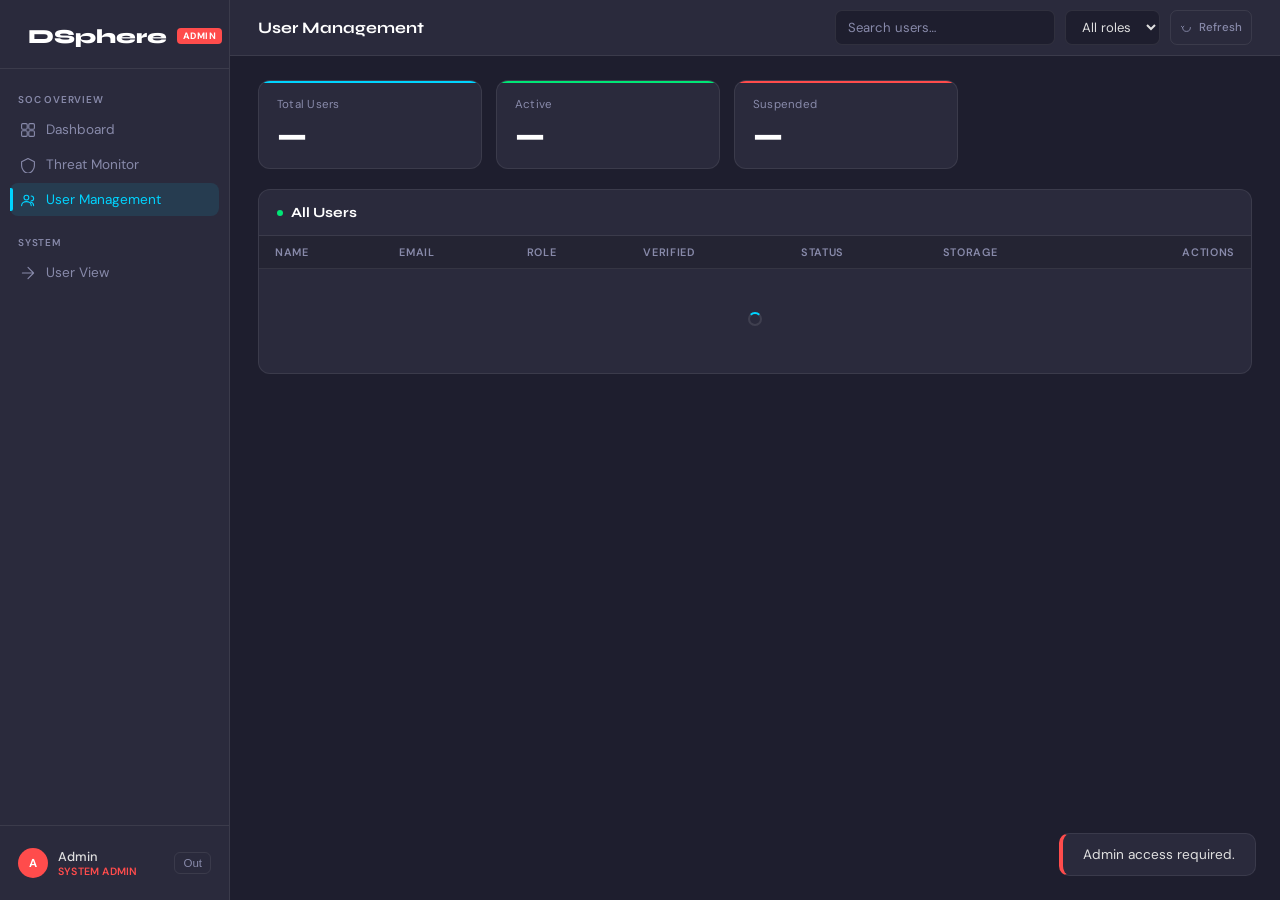
<file: DSphere final/DSphere/frontend/pages/admin/admin-users.html>
<!DOCTYPE html>
<html lang="en">
<head>
  <meta charset="UTF-8"/>
  <meta name="viewport" content="width=device-width, initial-scale=1.0"/>
  <title>DSphere — User Management</title>
  <link rel="preconnect" href="https://fonts.googleapis.com"/>
  <link rel="preconnect" href="https://fonts.gstatic.com" crossorigin/>
  <link href="https://fonts.googleapis.com/css2?family=Syne:wght@600;700;800&family=DM+Sans:wght@300;400;500&family=JetBrains+Mono:wght@400;500&display=swap" rel="stylesheet"/>
  <link rel="stylesheet" href="../../css/variables.css"/>
  <link rel="stylesheet" href="../../css/admin.css"/>
</head>
<body>

<aside class="admin-sidebar">
  <div class="admin-sidebar__logo">
    <svg width="28" height="28" viewBox="0 0 48 48" fill="none"><circle cx="24" cy="24" r="22" stroke="#00D4FF" stroke-width="1.5" opacity="0.4"/><circle cx="24" cy="24" r="14" stroke="#00D4FF" stroke-width="1.5"/><ellipse cx="24" cy="24" rx="14" ry="6" stroke="#00D4FF" stroke-width="1.5" opacity="0.7"/><line x1="24" y1="10" x2="24" y2="38" stroke="#00D4FF" stroke-width="1.5" opacity="0.7"/><circle cx="24" cy="24" r="3" fill="#00D4FF"/></svg>
    <span class="admin-sidebar__logo-text">DSphere</span>
    <span class="admin-badge">ADMIN</span>
  </div>
  <nav class="admin-sidebar__nav">
    <span class="a-nav-label">SOC Overview</span>
    <a href="admin-dashboard.html" class="a-nav-item">
      <svg class="a-nav-icon" viewBox="0 0 20 20" fill="none"><rect x="2" y="2" width="7" height="7" rx="1.5" stroke="currentColor" stroke-width="1.4"/><rect x="11" y="2" width="7" height="7" rx="1.5" stroke="currentColor" stroke-width="1.4"/><rect x="2" y="11" width="7" height="7" rx="1.5" stroke="currentColor" stroke-width="1.4"/><rect x="11" y="11" width="7" height="7" rx="1.5" stroke="currentColor" stroke-width="1.4"/></svg>
      <span>Dashboard</span>
    </a>
    <a href="admin-threats.html" class="a-nav-item">
      <svg class="a-nav-icon" viewBox="0 0 20 20" fill="none"><path d="M10 2l8 4v5c0 4.4-3.4 8.5-8 9.5C5.4 19.5 2 15.4 2 11V6l8-4z" stroke="currentColor" stroke-width="1.4" stroke-linejoin="round"/></svg>
      <span>Threat Monitor</span>
    </a>
    <a href="admin-users.html" class="a-nav-item active" aria-current="page">
      <svg class="a-nav-icon" viewBox="0 0 20 20" fill="none"><circle cx="8" cy="7" r="3" stroke="currentColor" stroke-width="1.4"/><path d="M2 17c0-3 2.7-5 6-5s6 2 6 5" stroke="currentColor" stroke-width="1.4" stroke-linecap="round"/><path d="M14 5a3 3 0 010 6M17 17c0-2.2-1.5-4-4-4.5" stroke="currentColor" stroke-width="1.4" stroke-linecap="round"/></svg>
      <span>User Management</span>
    </a>
    <span class="a-nav-label" style="margin-top:8px">System</span>
    <a href="../dashboard.html" class="a-nav-item">
      <svg class="a-nav-icon" viewBox="0 0 20 20" fill="none"><path d="M3 10h14M10 3l7 7-7 7" stroke="currentColor" stroke-width="1.4" stroke-linecap="round" stroke-linejoin="round"/></svg>
      <span>User View</span>
    </a>
  </nav>
  <div class="admin-sidebar__footer">
    <div class="admin-user-row">
      <div class="admin-avatar" id="admin-avatar-side">A</div>
      <div><div class="admin-user-name" id="admin-name-side">Admin</div><div class="admin-user-role">SYSTEM ADMIN</div></div>
      <button class="logout-btn" onclick="logout()">Out</button>
    </div>
  </div>
</aside>

<div class="admin-main">
  <header class="admin-topbar">
    <span class="admin-topbar__title">User Management</span>
    <div style="display:flex;gap:10px">
      <input class="a-input" type="search" id="user-search" placeholder="Search users…" style="width:220px" oninput="filterUsers(this.value)"/>
      <select class="a-input" id="role-filter" onchange="filterUsers(document.getElementById('user-search').value)">
        <option value="">All roles</option>
        <option value="admin">Admins</option>
        <option value="user">Users</option>
      </select>
      <button class="a-btn a-btn-ghost a-btn-sm" onclick="loadUsers()">
        <svg viewBox="0 0 20 20" fill="none" style="width:13px;height:13px"><path d="M4 10a6 6 0 1012 0" stroke="currentColor" stroke-width="1.4" stroke-linecap="round"/><path d="M4 10l-2-2m2 2l2-2" stroke="currentColor" stroke-width="1.4" stroke-linecap="round" stroke-linejoin="round"/></svg>
        Refresh
      </button>
    </div>
  </header>

  <div class="admin-content">

    <!-- summary row -->
    <div class="admin-stats" style="grid-template-columns:repeat(3,1fr);max-width:700px;margin-bottom:20px">
      <div class="a-stat info">
        <div class="a-stat__label">Total Users</div>
        <div class="a-stat__value" id="u-total">—</div>
      </div>
      <div class="a-stat success">
        <div class="a-stat__label">Active</div>
        <div class="a-stat__value" id="u-active">—</div>
      </div>
      <div class="a-stat critical">
        <div class="a-stat__label">Suspended</div>
        <div class="a-stat__value" id="u-suspended">—</div>
      </div>
    </div>

    <div class="a-panel">
      <div class="a-panel__header">
        <div class="a-panel__title"><span class="a-panel__title-dot" style="background:var(--a-success)"></span>All Users</div>
        <span id="user-count-label" style="font-size:0.72rem;color:var(--a-muted)"></span>
      </div>
      <div class="a-panel__body">
        <table class="a-table" id="user-table">
          <thead>
            <tr>
              <th>Name</th>
              <th>Email</th>
              <th>Role</th>
              <th>Verified</th>
              <th>Status</th>
              <th>Storage</th>
              <th style="text-align:right">Actions</th>
            </tr>
          </thead>
          <tbody id="user-tbody">
            <tr><td colspan="7"><div class="a-empty"><div class="a-loading"></div></div></td></tr>
          </tbody>
        </table>
      </div>
    </div>

  </div>
</div>

<!-- Role change modal -->
<div class="a-modal-overlay" id="role-modal" style="display:none">
  <div class="a-modal">
    <h3>Change Role</h3>
    <p id="role-modal-msg">Select the new role for this user.</p>
    <select class="a-input" id="role-select" style="width:100%;margin-bottom:20px">
      <option value="user">User</option>
      <option value="admin">Admin</option>
    </select>
    <div style="display:flex;gap:10px;justify-content:flex-end">
      <button class="a-btn a-btn-ghost" onclick="document.getElementById('role-modal').style.display='none'">Cancel</button>
      <button class="a-btn a-btn-accent" id="role-confirm-btn">Save Role</button>
    </div>
  </div>
</div>

<!-- Confirm action modal -->
<div class="a-modal-overlay" id="confirm-modal" style="display:none">
  <div class="a-modal">
    <h3 id="confirm-title">Confirm</h3>
    <p  id="confirm-msg"></p>
    <div style="display:flex;gap:10px;justify-content:flex-end">
      <button class="a-btn a-btn-ghost" onclick="closeConfirm()">Cancel</button>
      <button class="a-btn a-btn-danger" id="confirm-btn">Confirm</button>
    </div>
  </div>
</div>

<div id="a-toast" style="position:fixed;bottom:24px;right:24px;background:var(--a-surface);border:1px solid var(--a-border);color:var(--a-text);padding:12px 20px;border-radius:10px;font-size:0.85rem;opacity:0;transition:opacity .3s;pointer-events:none;z-index:300;max-width:340px"></div>

<script src="../../js/admin.js"></script>
<script>
// Users page extras
let allUsersData = [];
function filterUsers(q) {
  const role = document.getElementById('role-filter')?.value || '';
  const ql = q.toLowerCase();
  const filtered = allUsersData.filter(u =>
    (!ql || u.name?.toLowerCase().includes(ql) || u.email?.toLowerCase().includes(ql)) &&
    (!role || u.role === role)
  );
  renderUserTable(filtered);
}
// Override renderUserRows to also save allUsersData
const _origLoadUsers = window.loadUsers;
</script>
</body>
</html>
</file>
<file: DSphere final/DSphere/frontend/css/variables.css>
:root {
  --up-bg: #f8fafc;
  --up-surface: #ffffff;
  --up-primary: #0a2540;
  --up-accent: #00d4ff;
  --up-text: #15273f;
  --up-muted: rgba(21, 39, 63, 0.72);
  --up-border: rgba(10, 37, 64, 0.14);
  --up-success: #22c55e;
  --up-error: #e53935;
  --pw-weak: #fb7185;
  --pw-fair: #fbbf24;
  --pw-good: #38bdf8;
  --pw-strong: #22c55e;
}
</file>
<file: DSphere final/DSphere/frontend/css/admin.css>
/* ============================================================
   DSphere — admin.css
   Admin Panel: Dark SOC Dashboard
   Palette: bg #1E1E2E · surface #2A2A3C · critical #FF4C4C
            success #00E676 · text #E0E0E0 · accent #00D4FF
   ============================================================ */

@import url('https://fonts.googleapis.com/css2?family=Syne:wght@600;700;800&family=DM+Sans:wght@300;400;500&family=JetBrains+Mono:wght@400;500&display=swap');

*, *::before, *::after { box-sizing: border-box; margin: 0; padding: 0; }
html { font-size: 16px; -webkit-font-smoothing: antialiased; }

:root {
  --a-bg:       #1E1E2E;
  --a-surface:  #2A2A3C;
  --a-surface2: #323248;
  --a-border:   rgba(255,255,255,.08);
  --a-critical: #FF4C4C;
  --a-warn:     #FFB300;
  --a-success:  #00E676;
  --a-accent:   #00D4FF;
  --a-text:     #E0E0E0;
  --a-muted:    #888AAA;
  --a-primary:  #0A2540;
}

body {
  font-family: 'DM Sans', sans-serif;
  background: var(--a-bg);
  color: var(--a-text);
  min-height: 100vh;
  display: flex;
}

/* ── SIDEBAR ──────────────────────────────────────────────── */
.admin-sidebar {
  width: 230px; min-height: 100vh;
  background: var(--a-surface);
  border-right: 1px solid var(--a-border);
  display: flex; flex-direction: column;
  position: fixed; top: 0; left: 0; bottom: 0;
  z-index: 100;
}

.admin-sidebar__logo {
  padding: 22px 18px 18px;
  border-bottom: 1px solid var(--a-border);
  display: flex; align-items: center; gap: 10px;
}
.admin-sidebar__logo-text {
  font-family: 'Syne', sans-serif; font-weight: 800;
  font-size: 1.25rem; color: #fff;
}
.admin-badge {
  font-size: 0.58rem; font-weight: 700;
  background: var(--a-critical); color: #fff;
  padding: 2px 6px; border-radius: 4px;
  letter-spacing: 0.05em; text-transform: uppercase;
}

.admin-sidebar__nav {
  flex: 1; padding: 14px 10px;
  display: flex; flex-direction: column; gap: 2px;
  overflow-y: auto;
}

.a-nav-label {
  font-size: 0.62rem; font-weight: 600;
  color: var(--a-muted); letter-spacing: 0.08em;
  text-transform: uppercase; padding: 10px 8px 5px;
}

.a-nav-item {
  display: flex; align-items: center; gap: 10px;
  padding: 8px 10px; border-radius: 8px;
  color: var(--a-muted); font-size: 0.85rem;
  text-decoration: none; cursor: pointer;
  transition: background 0.15s, color 0.15s;
  position: relative;
}
.a-nav-item:hover  { background: rgba(255,255,255,.05); color: var(--a-text); }
.a-nav-item.active {
  background: rgba(0,212,255,.1);
  color: var(--a-accent);
}
.a-nav-item.active::before {
  content: ''; position: absolute; left: 0; top: 5px; bottom: 5px;
  width: 3px; background: var(--a-accent); border-radius: 0 2px 2px 0;
}
.a-nav-icon { width: 16px; height: 16px; flex-shrink: 0; }
.a-nav-badge {
  margin-left: auto; font-size: 0.62rem; font-weight: 700;
  background: var(--a-critical); color: #fff;
  padding: 2px 6px; border-radius: 999px;
  animation: pulse-badge 2s ease-in-out infinite;
}
.a-nav-badge.warn { background: var(--a-warn); color: #1E1E2E; }
@keyframes pulse-badge { 0%,100%{opacity:1} 50%{opacity:0.6} }

.admin-sidebar__footer {
  padding: 14px 10px;
  border-top: 1px solid var(--a-border);
}
.admin-user-row {
  display: flex; align-items: center; gap: 10px;
  padding: 8px; border-radius: 8px;
}
.admin-avatar {
  width: 30px; height: 30px; border-radius: 50%;
  background: var(--a-critical); color: #fff;
  display: flex; align-items: center; justify-content: center;
  font-size: 0.72rem; font-weight: 700; flex-shrink: 0;
}
.admin-user-name { font-size: 0.8rem; font-weight: 500; color: var(--a-text); }
.admin-user-role { font-size: 0.66rem; color: var(--a-critical); font-weight: 600; letter-spacing: 0.02em; }
.logout-btn {
  margin-left: auto; background: none; border: 1px solid var(--a-border);
  border-radius: 6px; color: var(--a-muted); cursor: pointer;
  padding: 4px 8px; font-size: 0.72rem; transition: all 0.15s;
}
.logout-btn:hover { border-color: var(--a-critical); color: var(--a-critical); }

/* ── MAIN ────────────────────────────────────────────────── */
.admin-main { margin-left: 230px; flex: 1; display: flex; flex-direction: column; min-height: 100vh; }

.admin-topbar {
  background: var(--a-surface);
  border-bottom: 1px solid var(--a-border);
  padding: 0 28px; height: 56px;
  display: flex; align-items: center; justify-content: space-between;
  position: sticky; top: 0; z-index: 50;
}
.admin-topbar__title {
  font-family: 'Syne', sans-serif; font-size: 1rem; font-weight: 700; color: #fff;
}
.system-status {
  display: flex; align-items: center; gap: 6px;
  font-size: 0.75rem; color: var(--a-success);
}
.status-dot {
  width: 7px; height: 7px; border-radius: 50%;
  background: var(--a-success);
  box-shadow: 0 0 0 2px rgba(0,230,118,.2);
  animation: pulse-dot 2s ease-in-out infinite;
}
.status-dot.critical { background: var(--a-critical); box-shadow: 0 0 0 2px rgba(255,76,76,.25); }
@keyframes pulse-dot { 0%,100%{opacity:1;transform:scale(1)} 50%{opacity:.7;transform:scale(1.2)} }

.admin-content { padding: 24px 28px; flex: 1; }

/* ── STAT CARDS ──────────────────────────────────────────── */
.admin-stats { display: grid; grid-template-columns: repeat(4,1fr); gap: 14px; margin-bottom: 24px; }
.a-stat {
  background: var(--a-surface); border: 1px solid var(--a-border);
  border-radius: 12px; padding: 16px 18px;
  position: relative; overflow: hidden;
}
.a-stat::before {
  content: ''; position: absolute; top: 0; left: 0; right: 0;
  height: 2px; border-radius: 12px 12px 0 0;
}
.a-stat.critical::before { background: var(--a-critical); }
.a-stat.warn::before     { background: var(--a-warn); }
.a-stat.success::before  { background: var(--a-success); }
.a-stat.info::before     { background: var(--a-accent); }

.a-stat__label { font-size: 0.72rem; color: var(--a-muted); margin-bottom: 8px; letter-spacing: 0.02em; }
.a-stat__value { font-family: 'Syne', sans-serif; font-size: 2rem; font-weight: 800; color: #fff; line-height: 1; }
.a-stat__sub   { font-size: 0.7rem; color: var(--a-muted); margin-top: 5px; }
.a-stat__icon  { position: absolute; right: 14px; top: 14px; font-size: 1.4rem; opacity: 0.18; }

/* ── PANELS ──────────────────────────────────────────────── */
.admin-grid { display: grid; grid-template-columns: 1fr 1fr; gap: 18px; margin-bottom: 18px; }
.admin-grid.full { grid-template-columns: 1fr; }

.a-panel {
  background: var(--a-surface); border: 1px solid var(--a-border);
  border-radius: 12px; overflow: hidden;
}
.a-panel__header {
  display: flex; align-items: center; justify-content: space-between;
  padding: 14px 18px; border-bottom: 1px solid var(--a-border);
}
.a-panel__title {
  font-family: 'Syne', sans-serif; font-size: 0.88rem; font-weight: 700; color: #fff;
  display: flex; align-items: center; gap: 8px;
}
.a-panel__title-dot { width: 6px; height: 6px; border-radius: 50%; }
.a-panel__body { padding: 0; }

/* ── RISK BADGE ──────────────────────────────────────────── */
.risk-badge {
  display: inline-flex; align-items: center; gap: 5px;
  font-size: 0.7rem; font-weight: 700; padding: 3px 9px;
  border-radius: 999px; letter-spacing: 0.03em;
}
.risk-HIGH   { background: rgba(255,76,76,.15);  color: var(--a-critical); }
.risk-MEDIUM { background: rgba(255,179,0,.15);  color: var(--a-warn); }
.risk-LOW    { background: rgba(0,230,118,.12);  color: var(--a-success); }
.risk-dot    { width: 5px; height: 5px; border-radius: 50%; background: currentColor; }

/* ── TABLES ──────────────────────────────────────────────── */
.a-table { width: 100%; border-collapse: collapse; }
.a-table th {
  text-align: left; padding: 9px 16px;
  font-size: 0.68rem; font-weight: 600;
  color: var(--a-muted); text-transform: uppercase;
  letter-spacing: 0.06em; border-bottom: 1px solid var(--a-border);
  background: rgba(0,0,0,.15);
}
.a-table td {
  padding: 11px 16px; border-bottom: 1px solid var(--a-border);
  font-size: 0.82rem; vertical-align: middle; color: var(--a-text);
}
.a-table tr:last-child td { border-bottom: none; }
.a-table tr:hover td { background: rgba(255,255,255,.025); }
.mono { font-family: 'JetBrains Mono', monospace; font-size: 0.78rem; color: var(--a-accent); }

/* ── BUTTONS ─────────────────────────────────────────────── */
.a-btn {
  display: inline-flex; align-items: center; gap: 6px;
  padding: 6px 13px; border-radius: 7px;
  font-family: 'DM Sans', sans-serif; font-size: 0.78rem; font-weight: 500;
  cursor: pointer; border: none; transition: all 0.15s;
}
.a-btn-ghost  { background: transparent; border: 1px solid var(--a-border); color: var(--a-muted); }
.a-btn-ghost:hover { border-color: var(--a-accent); color: var(--a-accent); }
.a-btn-danger { background: rgba(255,76,76,.15); color: var(--a-critical); border: 1px solid rgba(255,76,76,.3); }
.a-btn-danger:hover { background: rgba(255,76,76,.25); }
.a-btn-success { background: rgba(0,230,118,.12); color: var(--a-success); border: 1px solid rgba(0,230,118,.3); }
.a-btn-success:hover { background: rgba(0,230,118,.22); }
.a-btn-accent { background: rgba(0,212,255,.12); color: var(--a-accent); border: 1px solid rgba(0,212,255,.3); }
.a-btn-accent:hover { background: rgba(0,212,255,.22); }
.a-btn-sm { padding: 4px 9px; font-size: 0.72rem; }
.a-btn svg { width: 13px; height: 13px; }

/* ── THREAT FEED ─────────────────────────────────────────── */
.threat-item {
  padding: 12px 16px;
  border-bottom: 1px solid var(--a-border);
  display: flex; align-items: flex-start; gap: 12px;
  transition: background 0.15s;
}
.threat-item:hover { background: rgba(255,255,255,.02); }
.threat-item:last-child { border-bottom: none; }
.threat-item__icon { font-size: 1.1rem; flex-shrink: 0; margin-top: 2px; }
.threat-item__body { flex: 1; min-width: 0; }
.threat-item__ip   { font-family: 'JetBrains Mono', monospace; font-size: 0.82rem; color: var(--a-accent); margin-bottom: 3px; }
.threat-item__reasons { font-size: 0.75rem; color: var(--a-muted); line-height: 1.5; }
.threat-item__time { font-size: 0.68rem; color: var(--a-muted); flex-shrink: 0; }
.threat-item__actions { display: flex; gap: 5px; flex-shrink: 0; }

/* ── USER ROW ────────────────────────────────────────────── */
.user-status-dot { width: 7px; height: 7px; border-radius: 50%; display: inline-block; margin-right: 5px; }
.user-status-dot.active   { background: var(--a-success); }
.user-status-dot.inactive { background: var(--a-muted); }
.user-status-dot.suspended{ background: var(--a-critical); }

/* ── BLOCK IP FORM ───────────────────────────────────────── */
.block-ip-form {
  display: flex; gap: 8px; align-items: center; flex-wrap: wrap;
  padding: 14px 18px; border-bottom: 1px solid var(--a-border);
  background: rgba(0,0,0,.2);
}
.a-input {
  background: var(--a-bg); border: 1px solid var(--a-border);
  border-radius: 7px; padding: 7px 12px;
  font-family: 'DM Sans', sans-serif; font-size: 0.82rem;
  color: var(--a-text); outline: none;
  transition: border-color 0.2s;
}
.a-input:focus { border-color: var(--a-accent); }
.a-input::placeholder { color: var(--a-muted); }

/* ── EMPTY / LOADING ─────────────────────────────────────── */
.a-empty {
  padding: 32px; text-align: center;
  color: var(--a-muted); font-size: 0.82rem;
}
.a-empty__icon { font-size: 1.8rem; margin-bottom: 8px; opacity: 0.3; }

.a-loading { display: inline-block; width: 14px; height: 14px; border: 2px solid rgba(255,255,255,.1); border-top-color: var(--a-accent); border-radius: 50%; animation: spin .7s linear infinite; }
@keyframes spin { to { transform: rotate(360deg); } }

/* ── MODAL ───────────────────────────────────────────────── */
.a-modal-overlay {
  display: none; position: fixed; inset: 0;
  background: rgba(0,0,0,.55); z-index: 200;
  align-items: center; justify-content: center;
}
.a-modal {
  background: var(--a-surface); border: 1px solid var(--a-border);
  border-radius: 14px; padding: 28px 30px;
  max-width: 400px; width: 90%;
}
.a-modal h3 { font-family: 'Syne', sans-serif; font-size: 1rem; color: #fff; margin-bottom: 10px; }
.a-modal p  { font-size: 0.85rem; color: var(--a-muted); margin-bottom: 20px; line-height: 1.6; }

/* ── TABS ────────────────────────────────────────────────── */
.a-tabs { display: flex; gap: 2px; padding: 12px 18px 0; border-bottom: 1px solid var(--a-border); }
.a-tab {
  padding: 7px 16px; font-size: 0.8rem; font-weight: 500;
  color: var(--a-muted); cursor: pointer; background: none; border: none;
  border-bottom: 2px solid transparent; margin-bottom: -1px;
  transition: color 0.15s, border-color 0.15s;
}
.a-tab.active { color: var(--a-accent); border-bottom-color: var(--a-accent); }

/* ── SCROLLBAR ───────────────────────────────────────────── */
::-webkit-scrollbar { width: 5px; height: 5px; }
::-webkit-scrollbar-track { background: transparent; }
::-webkit-scrollbar-thumb { background: var(--a-border); border-radius: 999px; }

/* ── RESPONSIVE ──────────────────────────────────────────── */
@media (max-width: 1100px) { .admin-stats { grid-template-columns: 1fr 1fr; } }
@media (max-width: 900px)  { .admin-grid  { grid-template-columns: 1fr; } }
@media (max-width: 700px)  {
  .admin-sidebar { width: 56px; }
  .admin-sidebar__logo-text, .a-nav-item span, .a-nav-badge,
  .admin-user-name, .admin-user-role, .a-nav-label { display: none; }
  .admin-main { margin-left: 56px; }
  .admin-content { padding: 16px 14px; }
}
</file>
